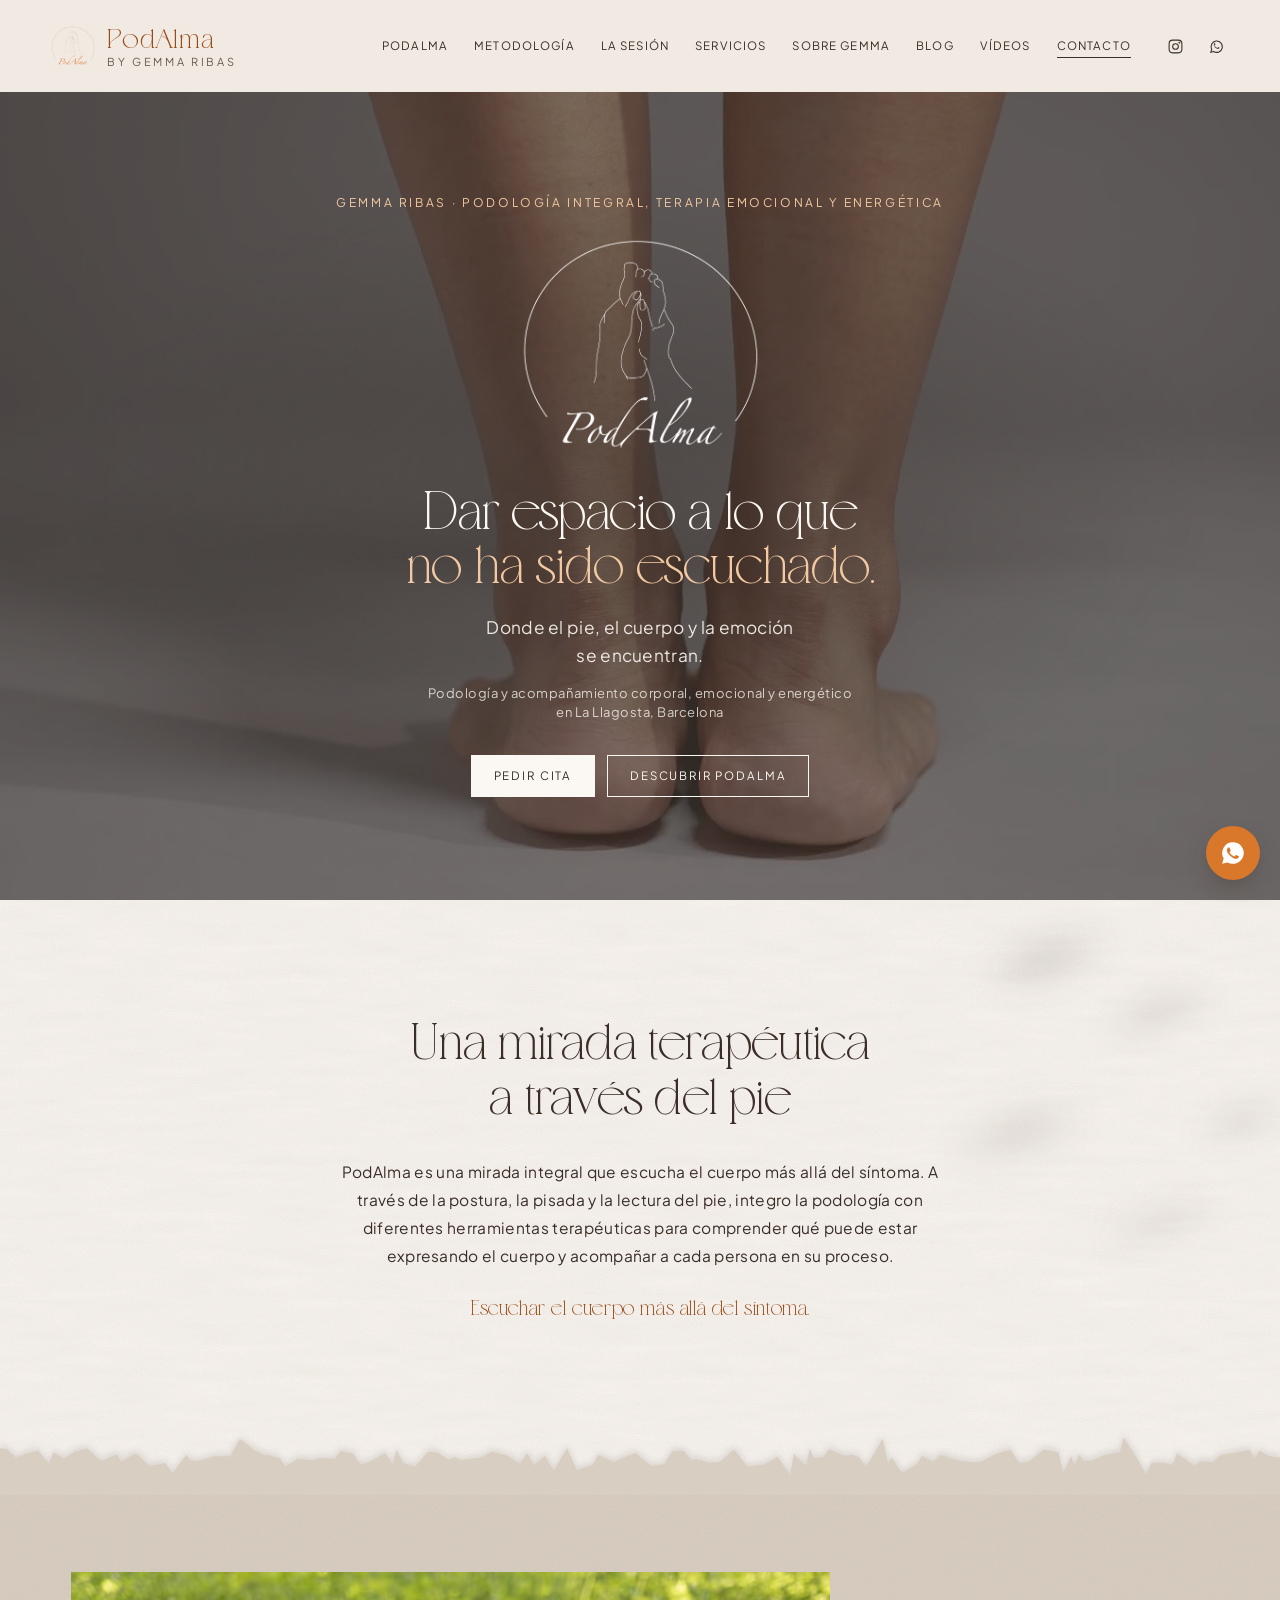
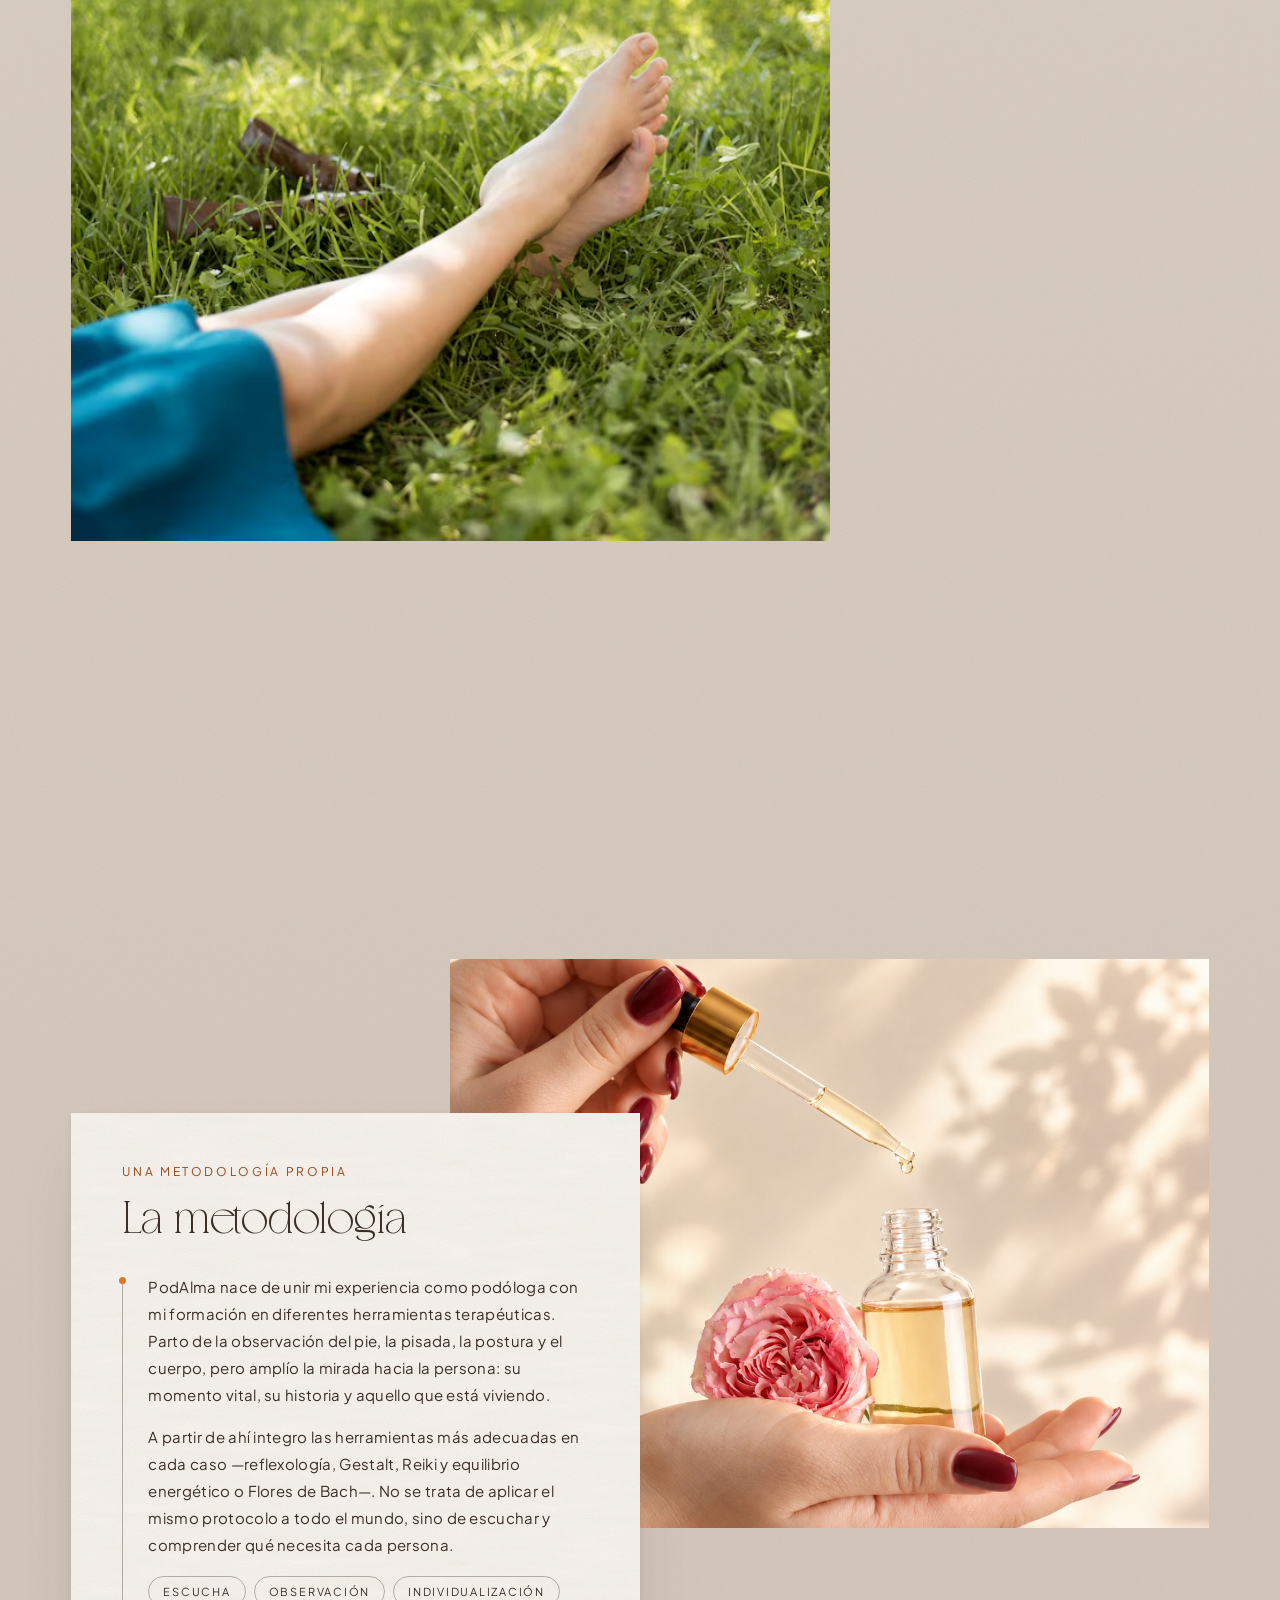
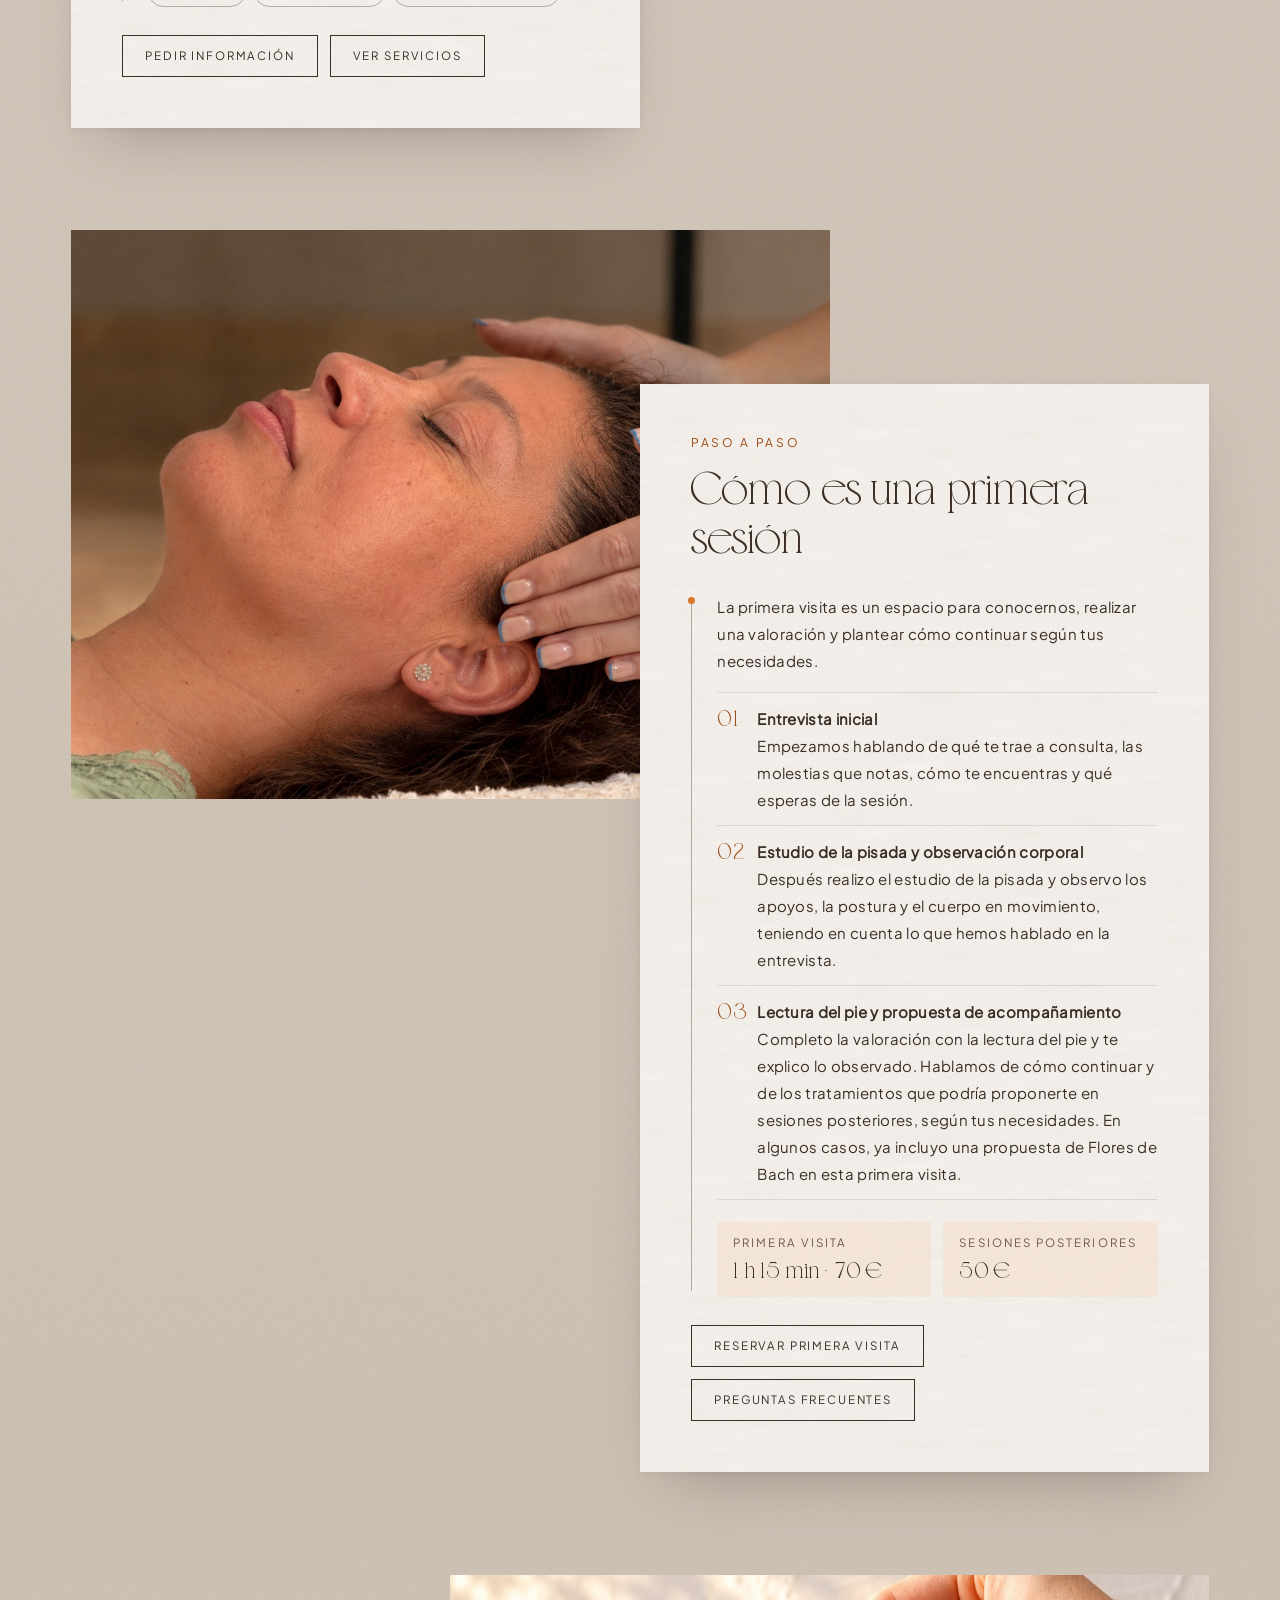
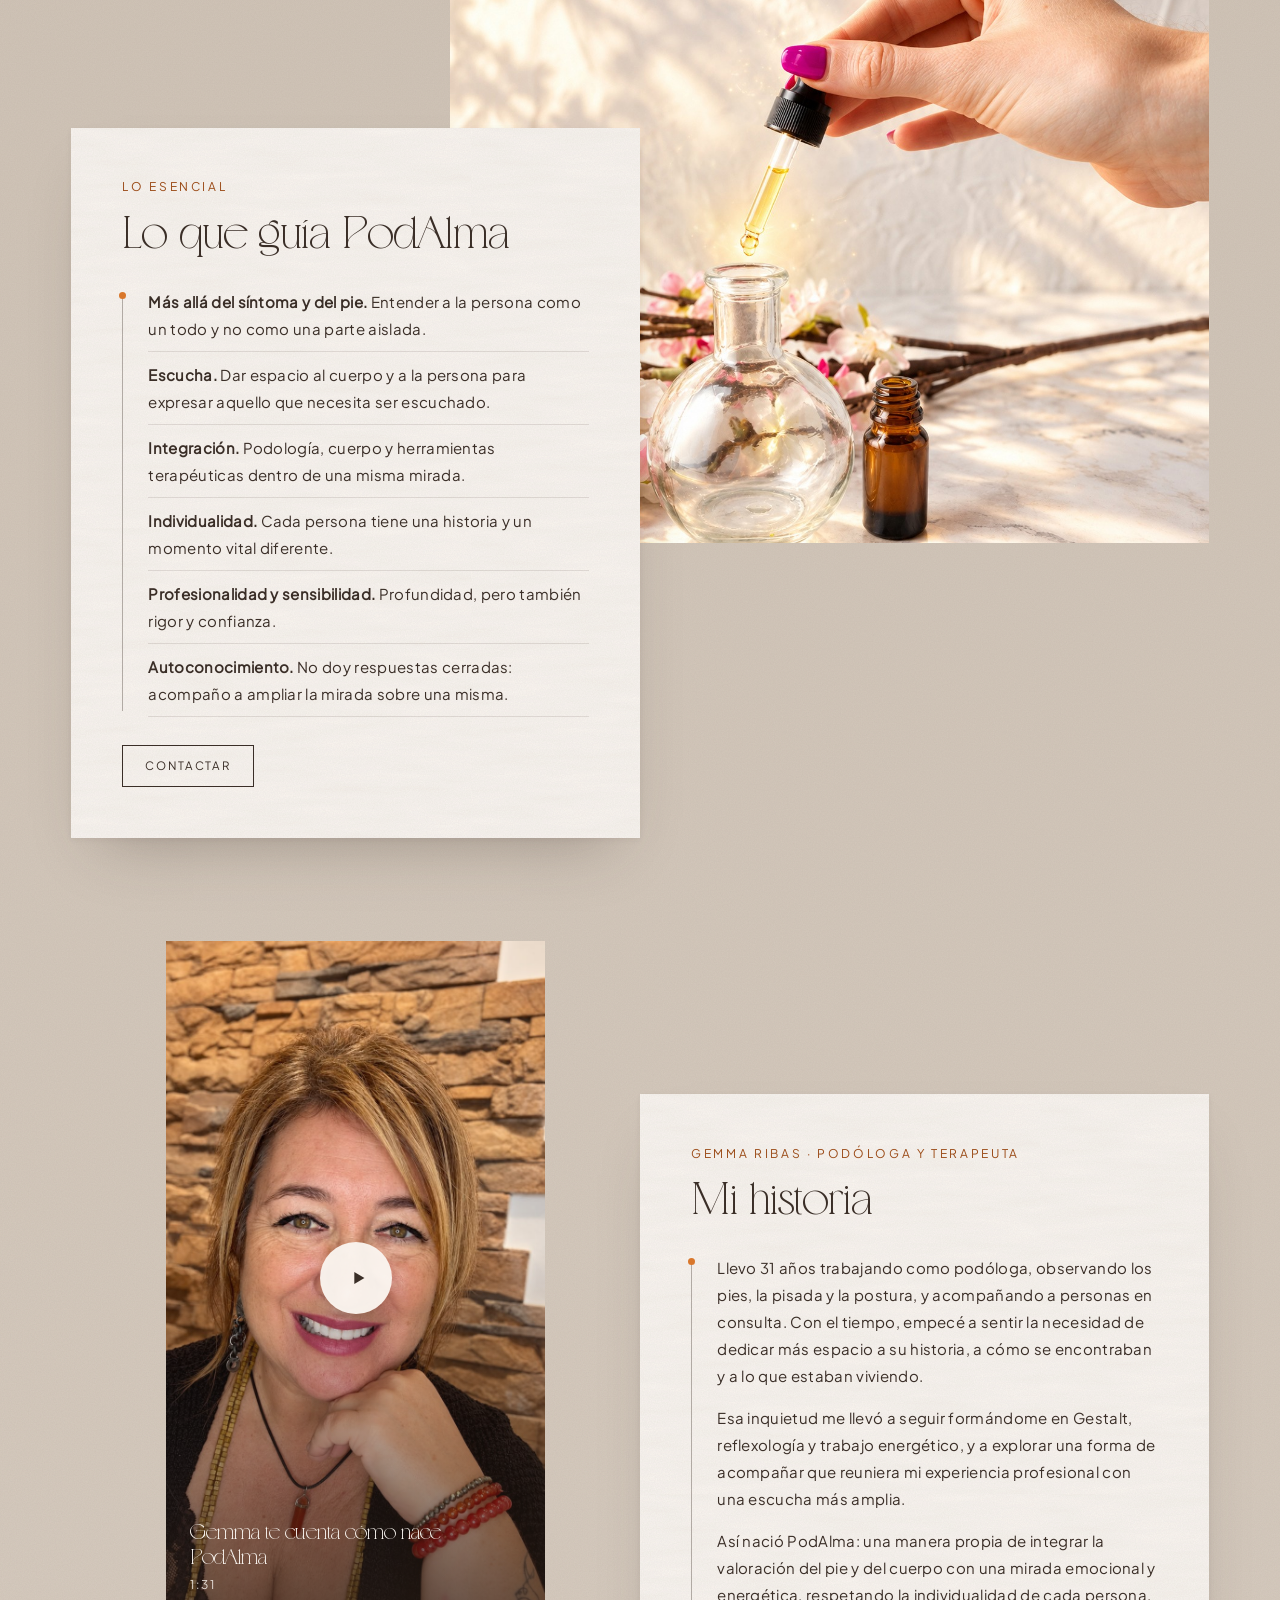
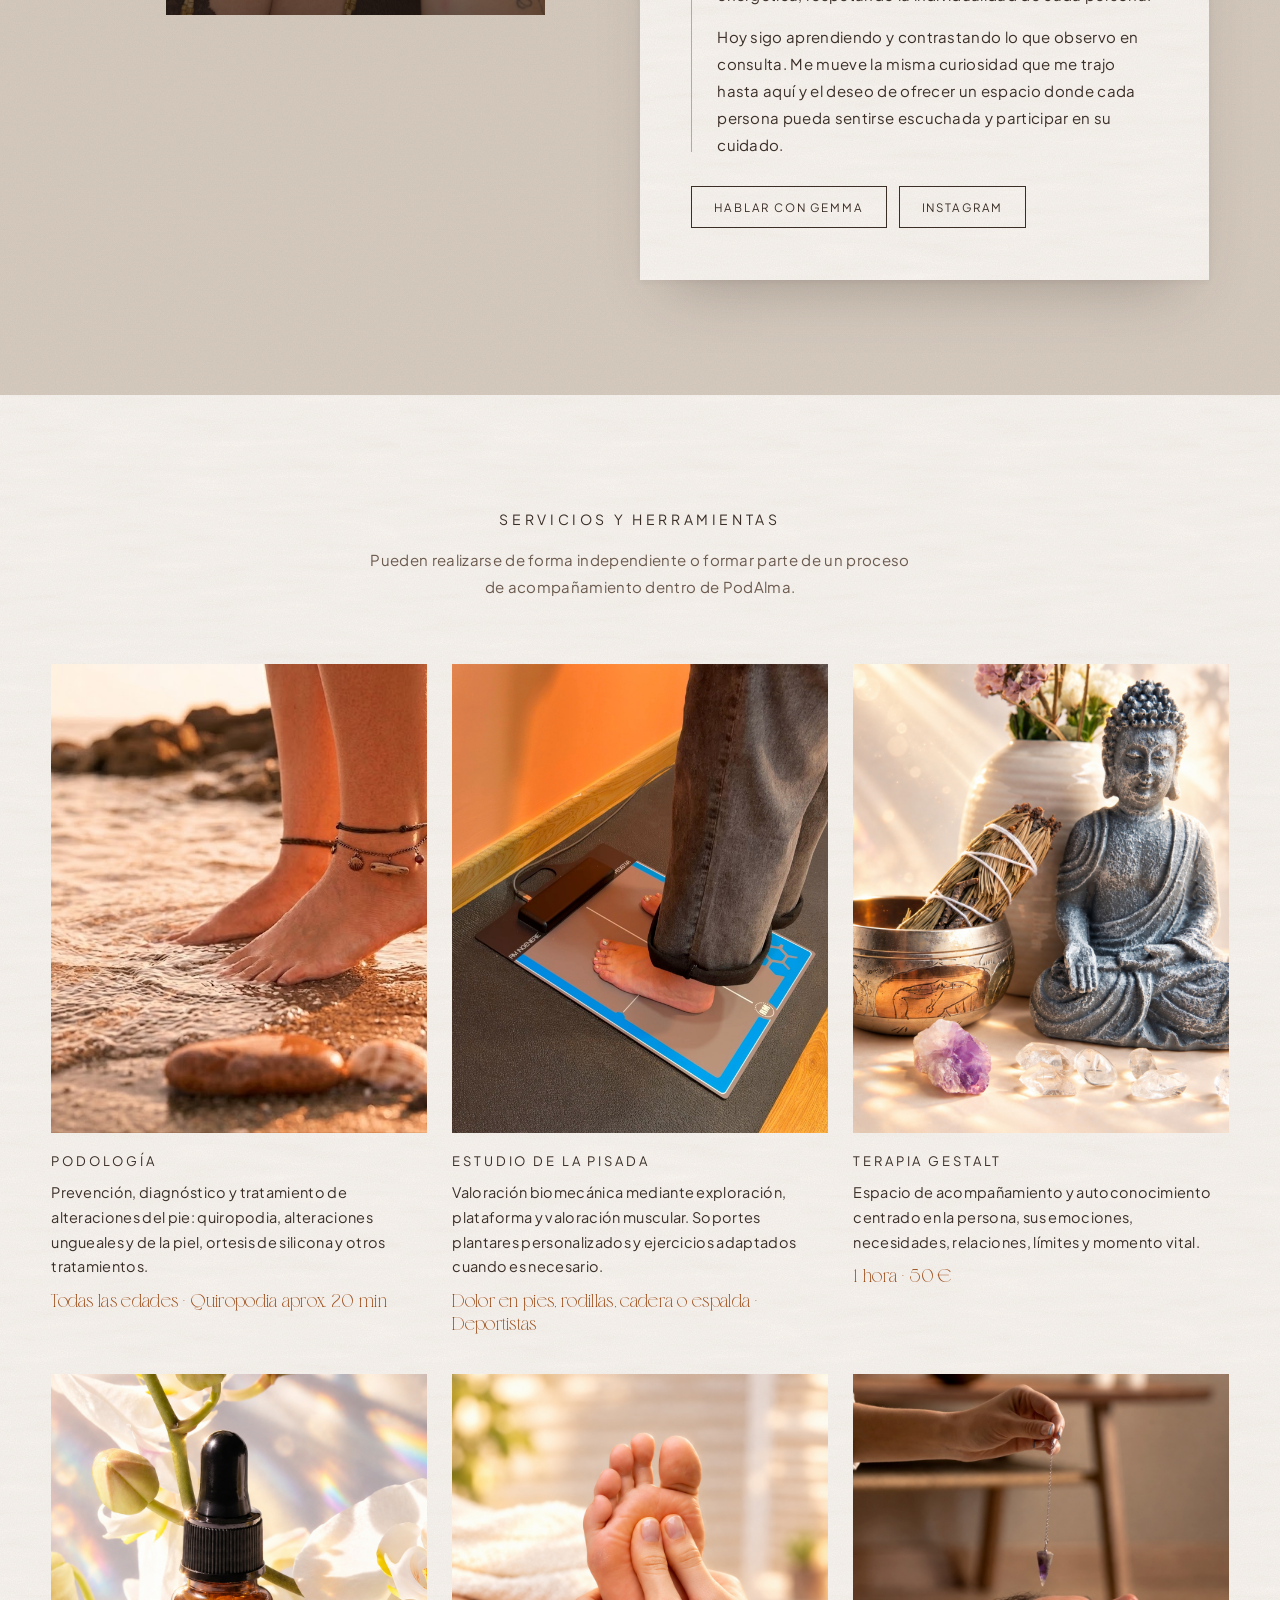
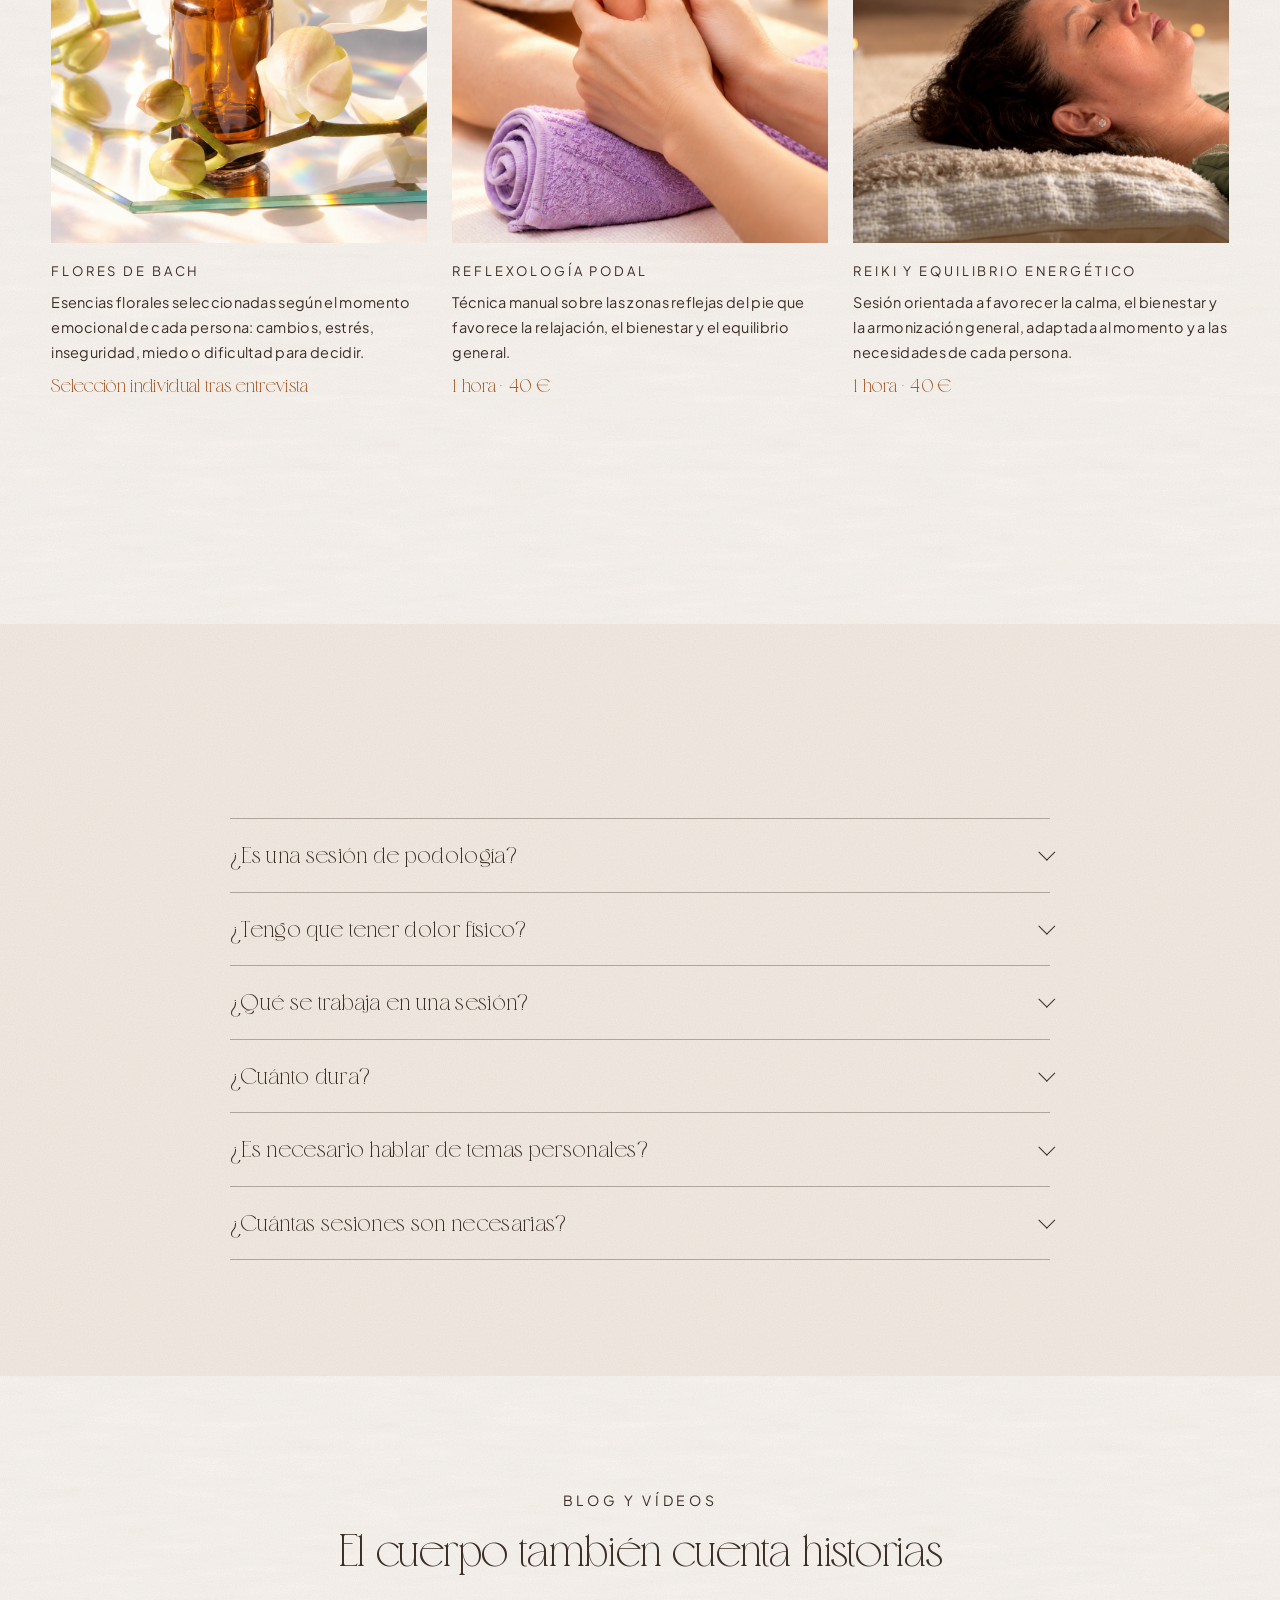
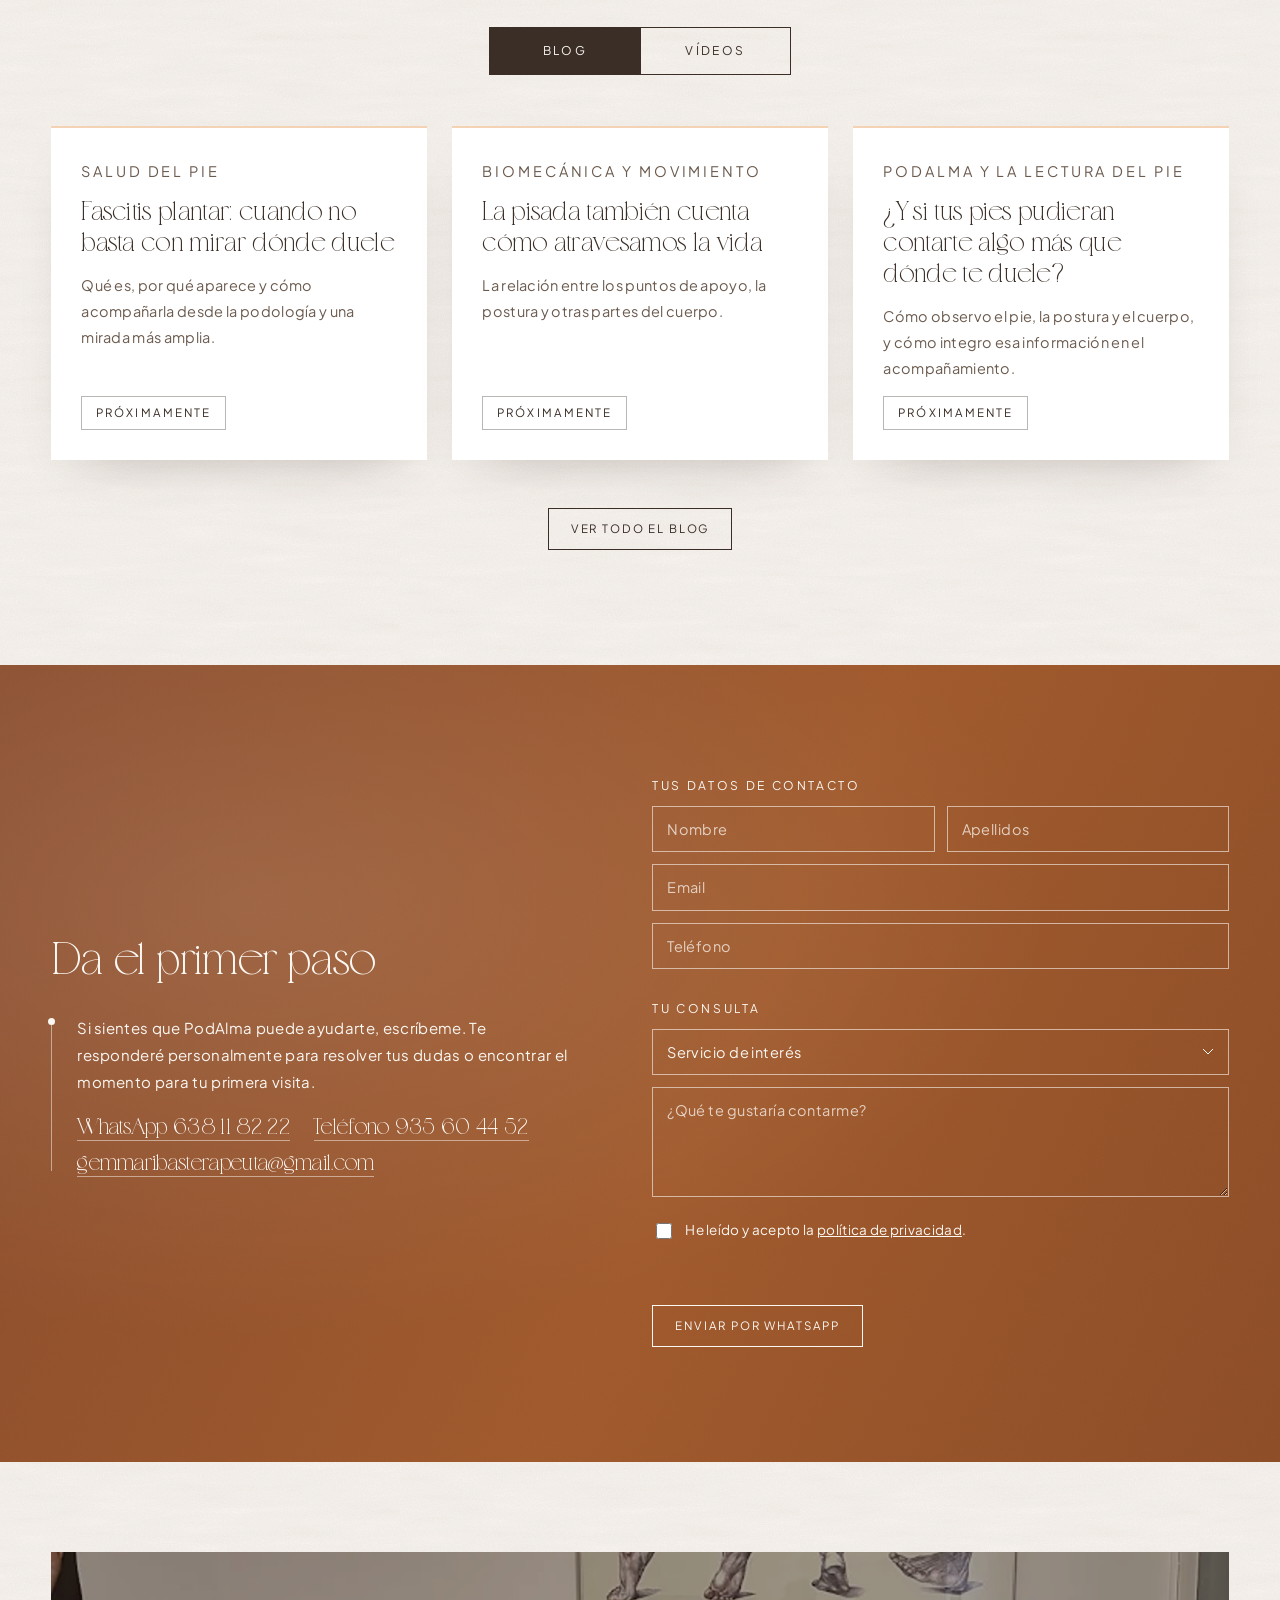
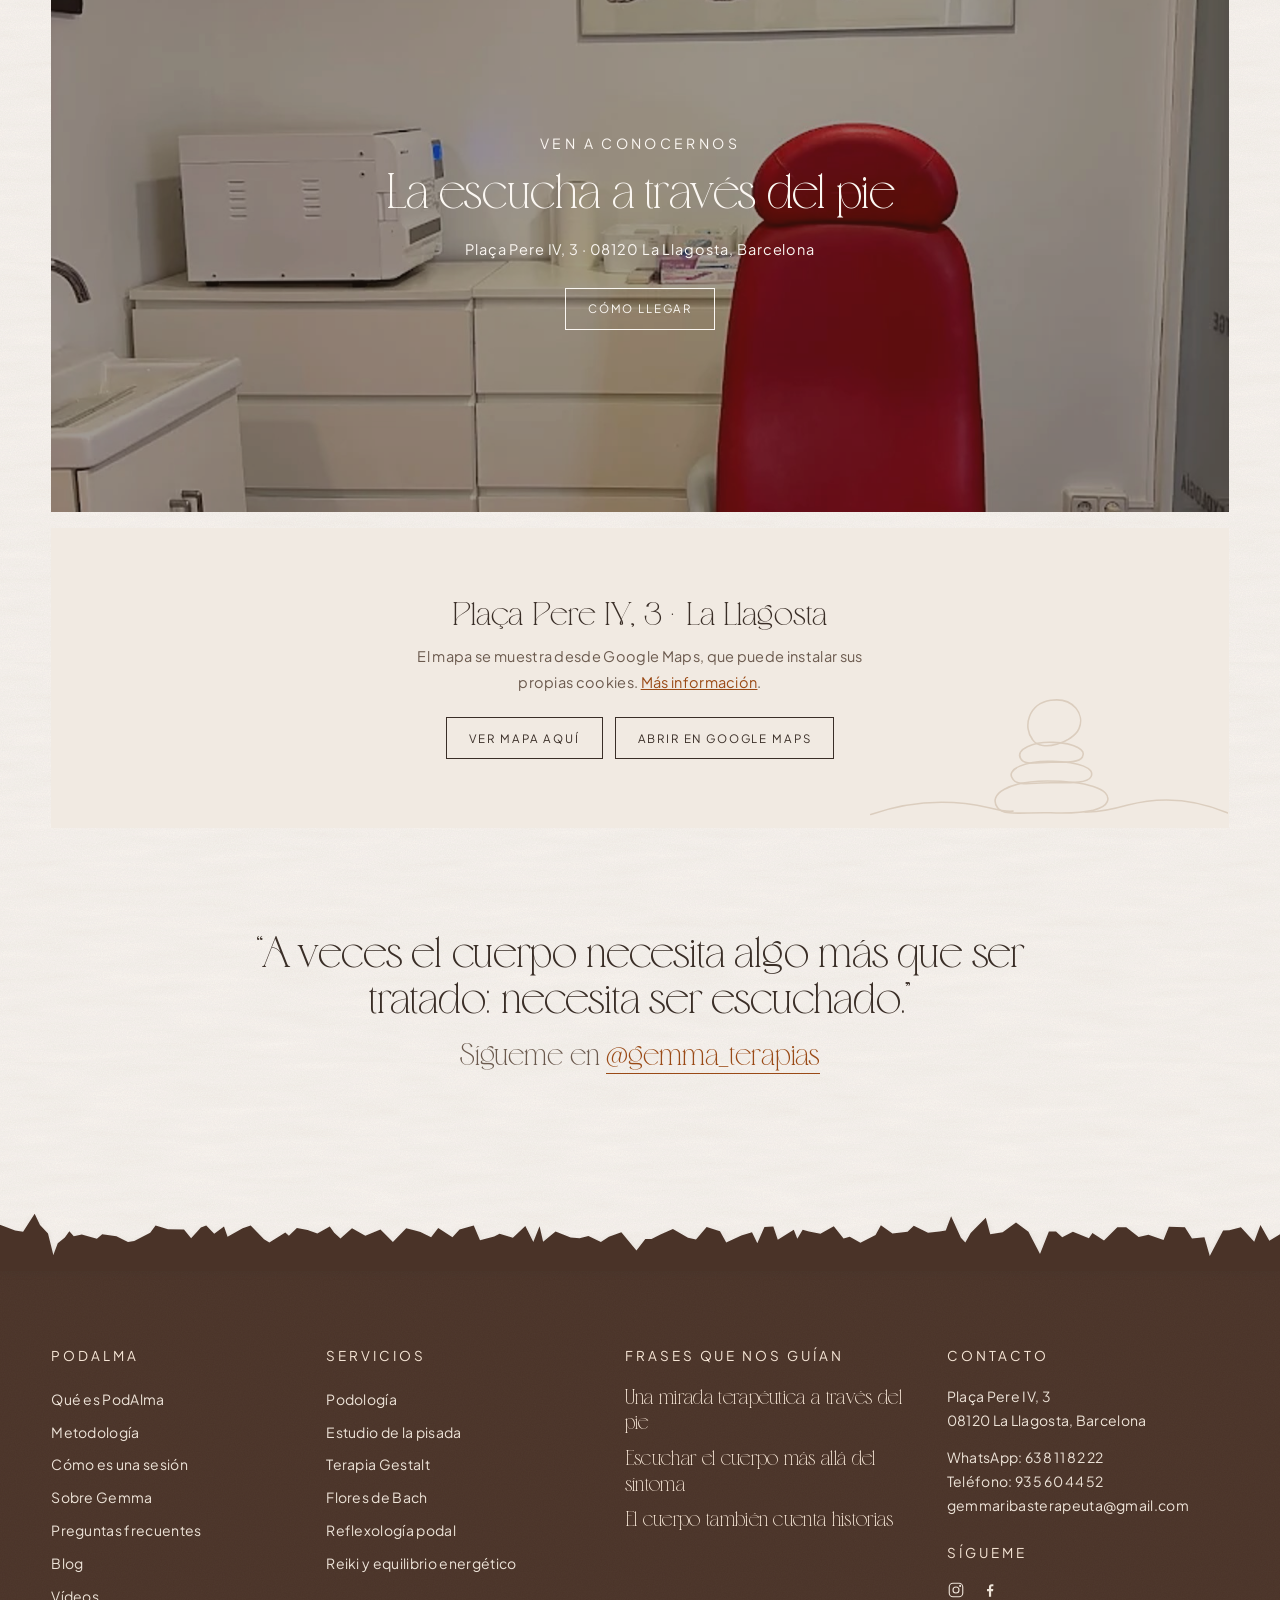
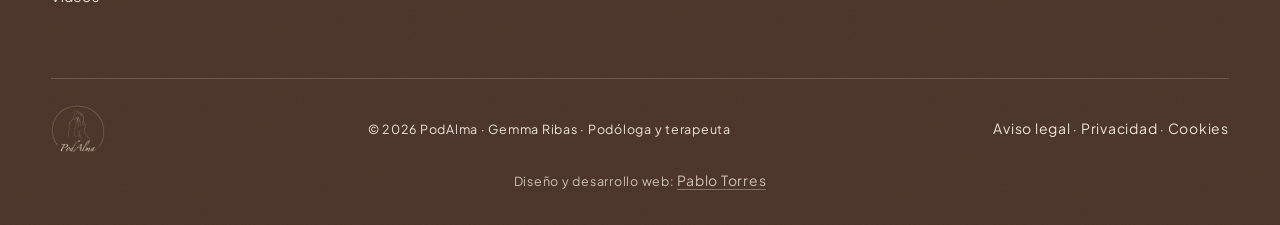
<file: index.html>
<!DOCTYPE html>
<html lang="es">
<head>
  <meta charset="utf-8">
  <meta name="viewport" content="width=device-width, initial-scale=1, viewport-fit=cover">
  <title>PodAlma · Gemma Ribas · Podóloga en La Llagosta (Barcelona)</title>
  <meta name="description" content="PodAlma: dar espacio a lo que no ha sido escuchado. Podología, estudio de la pisada y acompañamiento corporal, emocional y energético con Gemma Ribas en La Llagosta (Barcelona).">
  <link rel="canonical" href="https://gemmaribas.com/">
  <!-- Vista previa al compartir (WhatsApp, Facebook, Instagram, LinkedIn…) -->
  <meta property="og:type" content="website">
  <meta property="og:site_name" content="PodAlma · Gemma Ribas">
  <meta property="og:locale" content="es_ES">
  <meta property="og:url" content="https://gemmaribas.com/">
  <meta property="og:title" content="PodAlma · Gemma Ribas">
  <meta property="og:description" content="Donde el pie, el cuerpo y la emoción se encuentran. Podología y acompañamiento corporal, emocional y energético en La Llagosta.">
  <meta property="og:image" content="https://gemmaribas.com/assets/img/og-podalma.jpg">
  <meta property="og:image:width" content="1200">
  <meta property="og:image:height" content="630">
  <meta property="og:image:alt" content="PodAlma · Dar espacio a lo que no ha sido escuchado">
  <meta name="twitter:card" content="summary_large_image">
  <!-- Ficha para Google: negocio local de podología -->
  <script type="application/ld+json">
  {
    "@context": "https://schema.org",
    "@type": "MedicalBusiness",
    "name": "PodAlma · Gemma Ribas",
    "description": "Podología, estudio de la pisada y acompañamiento corporal, emocional y energético.",
    "url": "https://gemmaribas.com/",
    "image": "https://gemmaribas.com/assets/img/og-podalma.jpg",
    "logo": "https://gemmaribas.com/assets/img/podalma-logo.png",
    "telephone": "+34935604452",
    "email": "gemmaribasterapeuta@gmail.com",
    "medicalSpecialty": "Podiatric",
    "priceRange": "40 € – 70 €",
    "address": {
      "@type": "PostalAddress",
      "streetAddress": "Plaça Pere IV, 3",
      "postalCode": "08120",
      "addressLocality": "La Llagosta",
      "addressRegion": "Barcelona",
      "addressCountry": "ES"
    },
    "geo": { "@type": "GeoCoordinates", "latitude": 41.5105, "longitude": 2.1925 },
    "founder": { "@type": "Person", "name": "Gemma Ribas Hernández", "jobTitle": "Podóloga y terapeuta" },
    "sameAs": ["https://www.instagram.com/gemma_terapias/"]
  }
  </script>
  <meta name="theme-color" content="#F1EAE2">
  <link rel="icon" href="assets/img/podalma-logo.png">
  <link rel="stylesheet" href="css/styles.css">
  <script>document.documentElement.classList.add('js')</script>
</head>
<body>

  <a class="skip" href="#main">Saltar al contenido</a>

  <!-- ============ CABECERA ============ -->
  <header class="header" id="header">
    <div class="header__inner">
      <a class="header__logo" href="#top" aria-label="PodAlma, inicio">
        <img src="assets/img/podalma-logo.png" alt="" width="44" height="39">
        <span><em>Pod</em>Alma <small>by Gemma Ribas</small></span>
      </a>
      <nav class="nav" id="nav" aria-label="Principal">
        <a href="#podalma">PodAlma</a>
        <a href="#metodologia">Metodología</a>
        <a href="#sesion">La sesión</a>
        <a href="#servicios">Servicios</a>
        <a href="#sobre-gemma">Sobre Gemma</a>
        <a href="blog.html">Blog</a>
        <a href="videos.html">Vídeos</a>
        <a href="#contacto">Contacto</a>
      </nav>
      <div class="header__icons">
        <a href="https://instagram.com/gemma_terapias" target="_blank" rel="noopener" aria-label="Instagram">
          <svg viewBox="0 0 24 24" width="17" height="17" fill="none" stroke="currentColor" stroke-width="1.5"><rect x="3" y="3" width="18" height="18" rx="5"/><circle cx="12" cy="12" r="4"/><circle cx="17.5" cy="6.5" r=".6" fill="currentColor"/></svg>
        </a>
        <a href="#" data-wa="Hola Gemma, me gustaría pedir información sobre PodAlma." aria-label="WhatsApp">
          <svg viewBox="0 0 24 24" width="17" height="17" fill="none" stroke="currentColor" stroke-width="1.5"><path d="M4 20l1.3-3.9A8 8 0 1 1 8 19z"/><path d="M9 9.5c.3 1.800 2.200 3.900 4.500 4.500l1-1.200 1.800.8c-.2 1-1 1.600-2 1.600-3 0-6-3-6-6 0-1 .6-1.800 1.600-2l.8 1.800z" fill="currentColor" stroke="none"/></svg>
        </a>
        <button class="burger" id="burger" aria-label="Abrir menú" aria-expanded="false" aria-controls="nav"><span></span><span></span></button>
      </div>
    </div>
  </header>

  <main id="main">

    <!-- ============ HERO ============ -->
    <section class="hero" id="top">
      <video class="hero__video" src="assets/video/pies-caminando.mp4" poster="assets/img/pies-caminando-portada.jpg" autoplay muted loop playsinline preload="auto" aria-hidden="true"></video>
      <div class="hero__overlay" aria-hidden="true"></div>
      <div class="hero__content">
        <p class="hero__eyebrow">Gemma Ribas · Podología integral, terapia emocional y energética</p>
        <img class="hero__logo" src="assets/img/podalma-logo.png" alt="PodAlma" width="430" height="381">
        <h1 class="hero__title">Dar espacio a lo que<br><span>no ha sido escuchado.</span></h1>
        <p class="hero__sub">Donde el pie, el cuerpo y la emoción<br>se encuentran.</p>
        <p class="hero__place">Podología y acompañamiento corporal, emocional y energético en La Llagosta, Barcelona</p>
        <div class="hero__actions">
          <a class="btn btn--solid-light" href="#" data-wa="Hola Gemma, me gustaría pedir cita para una sesión de PodAlma.">Pedir cita</a>
          <a class="btn btn--light" href="#podalma">Descubrir PodAlma</a>
        </div>
      </div>
    </section>

    <!-- ============ INTRO SOBRE PAPEL ============ -->
    <section class="intro paper">
      <div class="intro__shadow" aria-hidden="true"></div>
      <div class="intro__inner">
        <h2 class="title" data-reveal>Una mirada terapéutica<br>a través del pie</h2>
        <p data-reveal>PodAlma es una mirada integral que escucha el cuerpo más allá del síntoma. A través de la postura, la pisada y la lectura del pie, integro la podología con diferentes herramientas terapéuticas para comprender qué puede estar expresando el cuerpo y acompañar a cada persona en su proceso.</p>
        <p class="intro__small" data-reveal>Escuchar el cuerpo más allá del síntoma.</p>
      </div>
      <svg class="torn torn--bottom" viewBox="0 0 1440 90" preserveAspectRatio="none" aria-hidden="true"><path d="M0 90 H1440 V44 L1440 44.0 L1428 42.4 L1417 36.1 L1411 45.0 L1406 34.8 L1389 38.5 L1373 41.2 L1365 49.2 L1351 48.2 L1344 53.6 L1329 43.0 L1324 39.4 L1319 53.0 L1311 50.7 L1296 49.9 L1289 64.1 L1281 47.8 L1264 20.4 L1260 37.7 L1242 41.2 L1229 47.6 L1219 48.1 L1214 40.5 L1209 53.4 L1205 42.6 L1196 62.3 L1191 38.2 L1174 34.6 L1158 48.4 L1147 50.9 L1137 34.9 L1119 40.4 L1104 49.1 L1092 49.2 L1082 48.4 L1071 45.8 L1058 41.0 L1050 49.3 L1037 42.1 L1032 51.2 L1015 62.1 L1003 44.0 L999 50.9 L993 22.1 L980 45.0 L974 54.1 L966 43.4 L958 40.7 L950 41.9 L933 34.4 L926 43.7 L915 44.2 L911 33.2 L907 53.6 L893 40.2 L889 64.5 L875 43.4 L859 52.4 L841 54.6 L826 34.8 L819 40.6 L810 48.8 L805 49.4 L798 50.0 L783 45.4 L778 47.1 L769 36.0 L756 37.0 L747 51.9 L733 54.1 L715 38.7 L698 45.4 L691 49.5 L673 41.1 L667 52.8 L649 58.7 L638 33.4 L623 59.3 L613 42.3 L601 53.2 L593 39.2 L585 51.3 L570 41.7 L553 37.3 L543 43.8 L529 45.3 L518 46.9 L512 43.8 L504 46.7 L493 38.4 L482 36.8 L467 54.8 L454 50.8 L446 35.5 L442 52.0 L433 38.8 L417 48.6 L406 52.3 L397 39.3 L383 36.5 L377 45.5 L360 44.7 L351 47.2 L335 45.4 L321 54.5 L315 45.1 L303 41.3 L298 41.3 L286 35.4 L270 22.2 L259 42.4 L241 42.5 L225 47.9 L214 47.7 L210 40.7 L194 62.4 L186 50.6 L168 53.9 L153 39.3 L136 48.8 L132 40.1 L114 48.4 L98 33.3 L84 37.2 L80 39.8 L72 45.2 L60 37.8 L55 51.2 L43 36.1 L29 39.2 L18 44.4 L8 34.0 L0 33.0 Z"/></svg>
    </section>

    <!-- ============ BLOQUES ALTERNOS (imagen + tarjeta) ============ -->
    <div class="stone">

      <section class="feature" id="podalma">
        <div class="feature__media" data-reveal>
          <img src="assets/img/fondo.avif" alt="Pies descalzos descansando sobre la hierba" loading="lazy">
        </div>
        <article class="feature__card paper" data-reveal>
          <p class="eyebrow">31 años de experiencia</p>
          <h2 class="title">Qué es PodAlma</h2>
          <div class="feature__text">
            <p>PodAlma es una mirada integral que parte de la valoración del pie, la pisada y la postura e incorpora un espacio de escucha y acompañamiento corporal, emocional y energético.</p>
            <p>Puede ser adecuado para personas que quieren conocer mejor sus pies, su postura y su forma de apoyarse, y desean incorporar un espacio de escucha y autoconocimiento a su cuidado.</p>
            <p>También para quienes están atravesando un momento de cambio o sienten la necesidad de parar y prestar atención a cómo se encuentran, desde una mirada corporal, emocional y energética.</p>
            <p>No necesitas saber de antemano qué trabajar: en la primera visita hablamos de lo que te trae a consulta y valoramos si este enfoque encaja contigo.</p>
          </div>
          <div class="buttons">
            <a class="btn" href="#" data-wa="Hola Gemma, me gustaría pedir cita para una sesión de PodAlma.">Pedir cita</a>
            <a class="btn" href="#sesion">Cómo es una sesión</a>
          </div>
        </article>
      </section>

      <section class="feature feature--reverse" id="metodologia">
        <div class="feature__media" data-reveal>
          <img src="assets/img/liquido-2.jpeg" alt="Manos sosteniendo un frasco de esencia y una flor" loading="lazy">
        </div>
        <article class="feature__card paper" data-reveal>
          <p class="eyebrow">Una metodología propia</p>
          <h2 class="title">La metodología</h2>
          <div class="feature__text">
            <p>PodAlma nace de unir mi experiencia como podóloga con mi formación en diferentes herramientas terapéuticas. Parto de la observación del pie, la pisada, la postura y el cuerpo, pero amplío la mirada hacia la persona: su momento vital, su historia y aquello que está viviendo.</p>
            <p>A partir de ahí integro las herramientas más adecuadas en cada caso —reflexología, Gestalt, Reiki y equilibrio energético o Flores de Bach—. No se trata de aplicar el mismo protocolo a todo el mundo, sino de escuchar y comprender qué necesita cada persona.</p>
            <ul class="pillars">
              <li>Escucha</li><li>Observación</li><li>Individualización</li>
            </ul>
          </div>
          <div class="buttons">
            <a class="btn" href="#" data-wa="Hola Gemma, me gustaría saber más sobre la metodología PodAlma.">Pedir información</a>
            <a class="btn" href="#servicios">Ver servicios</a>
          </div>
        </article>
      </section>

      <section class="feature" id="sesion">
        <div class="feature__media" data-reveal>
          <img src="assets/img/masajecabeza.jpeg" alt="Persona tumbada y relajada durante una sesión de acompañamiento" loading="lazy">
        </div>
        <article class="feature__card paper" data-reveal>
          <p class="eyebrow">Paso a paso</p>
          <h2 class="title">Cómo es una primera sesión</h2>
          <div class="feature__text">
            <p>La primera visita es un espacio para conocernos, realizar una valoración y plantear cómo continuar según tus necesidades.</p>
            <ol class="steps">
              <li><span>01</span><strong>Entrevista inicial</strong><br>Empezamos hablando de qué te trae a consulta, las molestias que notas, cómo te encuentras y qué esperas de la sesión.</li>
              <li><span>02</span><strong>Estudio de la pisada y observación corporal</strong><br>Después realizo el estudio de la pisada y observo los apoyos, la postura y el cuerpo en movimiento, teniendo en cuenta lo que hemos hablado en la entrevista.</li>
              <li><span>03</span><strong>Lectura del pie y propuesta de acompañamiento</strong><br>Completo la valoración con la lectura del pie y te explico lo observado. Hablamos de cómo continuar y de los tratamientos que podría proponerte en sesiones posteriores, según tus necesidades. En algunos casos, ya incluyo una propuesta de Flores de Bach en esta primera visita.</li>
            </ol>
            <dl class="facts">
              <div><dt>Primera visita</dt><dd>1 h 15 min · 70 €</dd></div>
              <div><dt>Sesiones posteriores</dt><dd>50 €</dd></div>
            </dl>
          </div>
          <div class="buttons">
            <a class="btn" href="#" data-wa="Hola Gemma, me gustaría reservar una primera visita de PodAlma.">Reservar primera visita</a>
            <a class="btn" href="#faq">Preguntas frecuentes</a>
          </div>
        </article>
      </section>

      <section class="feature feature--reverse" id="valores">
        <div class="feature__media" data-reveal>
          <img src="assets/img/liquido-3.jpeg" alt="Esencia floral sobre mármol con flores de cerezo a la luz del sol" loading="lazy">
        </div>
        <article class="feature__card paper" data-reveal>
          <p class="eyebrow">Lo esencial</p>
          <h2 class="title">Lo que guía PodAlma</h2>
          <div class="feature__text">
            <ul class="values">
              <li><strong>Más allá del síntoma y del pie.</strong> Entender a la persona como un todo y no como una parte aislada.</li>
              <li><strong>Escucha.</strong> Dar espacio al cuerpo y a la persona para expresar aquello que necesita ser escuchado.</li>
              <li><strong>Integración.</strong> Podología, cuerpo y herramientas terapéuticas dentro de una misma mirada.</li>
              <li><strong>Individualidad.</strong> Cada persona tiene una historia y un momento vital diferente.</li>
              <li><strong>Profesionalidad y sensibilidad.</strong> Profundidad, pero también rigor y confianza.</li>
              <li><strong>Autoconocimiento.</strong> No doy respuestas cerradas: acompaño a ampliar la mirada sobre una misma.</li>
            </ul>
          </div>
          <div class="buttons">
            <a class="btn" href="#contacto">Contactar</a>
          </div>
        </article>
      </section>

      <section class="feature" id="sobre-gemma">
        <div class="feature__media feature__media--video" data-reveal>
          <div class="player">
            <video src="assets/video/gemma-presentacion.mp4" poster="assets/img/gemma.jpeg" preload="none" playsinline></video>
            <button class="player__play" type="button" aria-label="Reproducir el vídeo de presentación de Gemma">
              <span class="player__icon" aria-hidden="true"><svg viewBox="0 0 24 24" width="22" height="22" fill="currentColor"><path d="M8 5.5v13l11-6.5z"/></svg></span>
              <span class="player__label">Gemma te cuenta cómo nace PodAlma <small>1:31</small></span>
            </button>
          </div>
        </div>
        <article class="feature__card paper" data-reveal>
          <p class="eyebrow">Gemma Ribas · Podóloga y terapeuta</p>
          <h2 class="title">Mi historia</h2>
          <div class="feature__text">
            <p>Llevo 31 años trabajando como podóloga, observando los pies, la pisada y la postura, y acompañando a personas en consulta. Con el tiempo, empecé a sentir la necesidad de dedicar más espacio a su historia, a cómo se encontraban y a lo que estaban viviendo.</p>
            <p>Esa inquietud me llevó a seguir formándome en Gestalt, reflexología y trabajo energético, y a explorar una forma de acompañar que reuniera mi experiencia profesional con una escucha más amplia.</p>
            <p>Así nació PodAlma: una manera propia de integrar la valoración del pie y del cuerpo con una mirada emocional y energética, respetando la individualidad de cada persona.</p>
            <p>Hoy sigo aprendiendo y contrastando lo que observo en consulta. Me mueve la misma curiosidad que me trajo hasta aquí y el deseo de ofrecer un espacio donde cada persona pueda sentirse escuchada y participar en su cuidado.</p>
          </div>
          <div class="buttons">
            <a class="btn" href="#" data-wa="Hola Gemma, me gustaría hablar contigo sobre PodAlma.">Hablar con Gemma</a>
            <a class="btn" href="https://instagram.com/gemma_terapias" target="_blank" rel="noopener">Instagram</a>
          </div>
        </article>
      </section>

    </div>

    <!-- ============ SERVICIOS ============ -->
    <section class="services paper" id="servicios">
      <h2 class="eyebrow eyebrow--section" data-reveal>Servicios y herramientas</h2>
      <p class="services__lead" data-reveal>Pueden realizarse de forma independiente o formar parte de un proceso de acompañamiento dentro de PodAlma.</p>
      <div class="services__grid">
        <article class="service" data-reveal>
          <div class="service__media"><img src="assets/img/hero.jpg" alt="Pies descalzos en la orilla del mar" loading="lazy"></div>
          <h3>Podología</h3>
          <p>Prevención, diagnóstico y tratamiento de alteraciones del pie: quiropodia, alteraciones ungueales y de la piel, ortesis de silicona y otros tratamientos.</p>
          <p class="service__meta">Todas las edades · Quiropodia aprox. 20 min</p>
        </article>
        <article class="service" data-reveal>
          <div class="service__media"><img src="assets/img/pies.jpeg" alt="Estudio de la pisada sobre plataforma de presiones" loading="lazy"></div>
          <h3>Estudio de la pisada</h3>
          <p>Valoración biomecánica mediante exploración, plataforma y valoración muscular. Soportes plantares personalizados y ejercicios adaptados cuando es necesario.</p>
          <p class="service__meta">Dolor en pies, rodillas, cadera o espalda · Deportistas</p>
        </article>
        <article class="service" data-reveal>
          <div class="service__media"><img src="assets/img/buda.jpeg" alt="Espacio sereno con cuenco y cristales" loading="lazy"></div>
          <h3>Terapia Gestalt</h3>
          <p>Espacio de acompañamiento y autoconocimiento centrado en la persona, sus emociones, necesidades, relaciones, límites y momento vital.</p>
          <p class="service__meta">1 hora · 50 €</p>
        </article>
        <article class="service" data-reveal>
          <div class="service__media"><img src="assets/img/liquido.jpeg" alt="Frasco de esencia floral entre orquídeas" loading="lazy"></div>
          <h3>Flores de Bach</h3>
          <p>Esencias florales seleccionadas según el momento emocional de cada persona: cambios, estrés, inseguridad, miedo o dificultad para decidir.</p>
          <p class="service__meta">Selección individual tras entrevista</p>
        </article>
        <article class="service" data-reveal>
          <div class="service__media"><img src="assets/img/masaje-pie.jpeg" alt="Manos realizando reflexología podal" loading="lazy"></div>
          <h3>Reflexología podal</h3>
          <p>Técnica manual sobre las zonas reflejas del pie que favorece la relajación, el bienestar y el equilibrio general.</p>
          <p class="service__meta">1 hora · 40 €</p>
        </article>
        <article class="service" data-reveal>
          <div class="service__media"><img src="assets/img/tumbada.jpeg" alt="Sesión de equilibrio energético" loading="lazy"></div>
          <h3>Reiki y equilibrio energético</h3>
          <p>Sesión orientada a favorecer la calma, el bienestar y la armonización general, adaptada al momento y a las necesidades de cada persona.</p>
          <p class="service__meta">1 hora · 40 €</p>
        </article>
      </div>
      <p class="note" data-reveal>Las terapias complementarias acompañan el bienestar y no sustituyen la atención médica ni el tratamiento sanitario.</p>
    </section>

    <!-- ============ PREGUNTAS FRECUENTES ============ -->
    <section class="faq" id="faq">
      <div class="faq__inner">
        <h2 class="title" data-reveal>Preguntas frecuentes</h2>
        <div class="faq__list" data-reveal>
          <details>
            <summary>¿Es una sesión de podología?</summary>
            <p>PodAlma parte de la podología y de una exploración profesional del pie, pero amplía la mirada hacia la persona: el cuerpo, la emoción y el momento vital. Si lo que necesitas es un tratamiento podológico concreto, también tiene su propio espacio en consulta.</p>
          </details>
          <details>
            <summary>¿Tengo que tener dolor físico?</summary>
            <p>No. Puedes venir por molestias recurrentes, pero también desde un momento de cambio o bloqueo, o simplemente por la necesidad de comprenderte desde una mirada más global.</p>
          </details>
          <details>
            <summary>¿Qué se trabaja en una sesión?</summary>
            <p>Un estudio de la pisada, la observación del cuerpo en movimiento y la escucha terapéutica, y una lectura del pie con un espacio final de integración y acompañamiento.</p>
          </details>
          <details>
            <summary>¿Cuánto dura?</summary>
            <p>La primera visita dura aproximadamente 1 hora y 15 minutos. La duración de las siguientes sesiones depende del proceso y del tipo de acompañamiento.</p>
          </details>
          <details>
            <summary>¿Es necesario hablar de temas personales?</summary>
            <p>Solo compartes aquello que desees. PodAlma no busca imponer una interpretación, sino abrir un espacio de exploración respetuoso con el ritmo de cada persona.</p>
          </details>
          <details>
            <summary>¿Cuántas sesiones son necesarias?</summary>
            <p>Depende de cada persona y de su proceso. Tras la primera visita lo valoramos juntas, con calma y sin compromisos cerrados.</p>
          </details>
        </div>
      </div>
    </section>

    <!-- ============ BLOG Y VÍDEOS (contenido en js/contenido.js) ============ -->
    <section class="journal paper" id="diario">
      <h2 class="eyebrow eyebrow--section" data-reveal>Blog y vídeos</h2>
      <p class="journal__lead title" data-reveal>El cuerpo también cuenta historias</p>
      <div class="tabs" role="tablist" aria-label="Blog y vídeos" data-reveal>
        <button class="tabs__tab" type="button" role="tab" id="tab-blog" aria-controls="blog" aria-selected="true">Blog</button>
        <button class="tabs__tab" type="button" role="tab" id="tab-videos" aria-controls="videos" aria-selected="false" tabindex="-1">Vídeos</button>
      </div>
      <div class="tabs__panel" id="blog" role="tabpanel" aria-labelledby="tab-blog" tabindex="0">
        <div class="journal__grid" id="blog-list" data-limit="3"></div>
        <div class="buttons buttons--center">
          <a class="btn" href="blog.html">Ver todo el blog</a>
        </div>
      </div>
      <div class="tabs__panel" id="videos" role="tabpanel" aria-labelledby="tab-videos" tabindex="0" hidden>
        <div class="journal__grid journal__grid--videos" id="video-list" data-limit="2"></div>
        <div class="buttons buttons--center">
          <a class="btn" href="videos.html">Ver todos los vídeos</a>
          <a class="btn" href="https://instagram.com/gemma_terapias" target="_blank" rel="noopener">Instagram</a>
        </div>
      </div>
    </section>

    <!-- ============ CONTACTO ============ -->
    <section class="contact" id="contacto">
      <div class="contact__inner">
        <div class="contact__intro" data-reveal>
          <h2 class="title">Da el primer paso</h2>
          <div class="feature__text">
            <p>Si sientes que PodAlma puede ayudarte, escríbeme. Te responderé personalmente para resolver tus dudas o encontrar el momento para tu primera visita.</p>
            <p class="contact__direct">
              <a href="#" data-wa="Hola Gemma, me gustaría pedir cita.">WhatsApp 638 11 82 22</a>
              <a href="tel:+34935604452">Teléfono 935 60 44 52</a>
              <a href="mailto:gemmaribasterapeuta@gmail.com" id="mail-link">gemmaribasterapeuta@gmail.com</a>
            </p>
          </div>
        </div>
        <form class="form" id="form" novalidate data-reveal>
          <fieldset>
            <legend>Tus datos de contacto</legend>
            <div class="form__row">
              <label><span>Nombre</span><input name="nombre" autocomplete="given-name" required placeholder="Nombre"></label>
              <label><span>Apellidos</span><input name="apellidos" autocomplete="family-name" placeholder="Apellidos"></label>
            </div>
            <label><span>Email</span><input type="email" name="email" autocomplete="email" required placeholder="Email"></label>
            <label><span>Teléfono</span><input type="tel" name="telefono" autocomplete="tel" placeholder="Teléfono"></label>
          </fieldset>
          <fieldset>
            <legend>Tu consulta</legend>
            <label><span>Servicio de interés</span>
              <select name="servicio">
                <option value="">Servicio de interés</option>
                <option>PodAlma</option>
                <option>Podología</option>
                <option>Estudio de la pisada</option>
                <option>Terapia Gestalt</option>
                <option>Flores de Bach</option>
                <option>Reflexología podal</option>
                <option>Reiki y equilibrio energético</option>
                <option>Aún no lo sé</option>
              </select>
            </label>
            <label><span>Mensaje</span><textarea name="mensaje" rows="4" placeholder="¿Qué te gustaría contarme?"></textarea></label>
            <label class="check"><input type="checkbox" name="privacidad" required> <span>He leído y acepto la <a href="privacidad.html" target="_blank" rel="noopener">política de privacidad</a>.</span></label>
          </fieldset>
          <p class="form__error" id="form-error" role="alert"></p>
          <button class="btn btn--light" type="submit">Enviar por WhatsApp</button>
        </form>
      </div>
    </section>

    <!-- ============ VISÍTANOS ============ -->
    <section class="visit paper">
      <div class="visit__card" data-reveal>
        <img src="assets/img/consulta.jpg" alt="" loading="lazy" width="1530" height="2040">
        <div class="visit__content">
          <p class="eyebrow eyebrow--light">Ven a conocernos</p>
          <h2 class="title">La escucha a través del pie</h2>
          <p class="visit__address">Plaça Pere IV, 3 · 08120 La Llagosta, Barcelona</p>
          <a class="btn btn--light" href="https://maps.app.goo.gl/e3hkNKTH3i4NAfWB7" target="_blank" rel="noopener">Cómo llegar</a>
        </div>
      </div>
      <!-- El mapa de Google solo se carga si la persona lo pide (Google Maps instala cookies propias) -->
      <div class="visit__map" id="map" data-src="https://www.google.com/maps/embed?pb=!1m18!1m12!1m3!1d2987.71294799966!2d2.192462285593868!3d41.51049497885098!2m3!1f0!2f0!3f0!3m2!1i1024!2i768!4f13.1!3m3!1m2!1s0x12a4be8ffa3ae4ef%3A0x17c31793d618b764!2sGemma%20Ribas%20Hern%C3%A1ndez!5e0!3m2!1ses!2ses!4v1792070793517!5m2!1ses!2ses" data-reveal>
        <div class="map-consent">
          <img class="map-consent__art" src="assets/img/lineas/piedras.svg" alt="" aria-hidden="true">
          <p class="map-consent__title">Plaça Pere IV, 3 · La Llagosta</p>
          <p class="map-consent__text">El mapa se muestra desde Google Maps, que puede instalar sus propias cookies. <a href="cookies.html">Más información</a>.</p>
          <div class="buttons buttons--center">
            <button class="btn" type="button" id="map-load">Ver mapa aquí</button>
            <a class="btn" href="https://maps.app.goo.gl/e3hkNKTH3i4NAfWB7" target="_blank" rel="noopener">Abrir en Google Maps</a>
          </div>
        </div>
      </div>
      <p class="closing title" data-reveal>“A veces el cuerpo necesita algo más que ser tratado: necesita ser escuchado.”</p>
      <p class="follow title" data-reveal>Sígueme en <a href="https://instagram.com/gemma_terapias" target="_blank" rel="noopener">@gemma_terapias</a></p>
      <svg class="torn torn--top" viewBox="0 0 1440 90" preserveAspectRatio="none" aria-hidden="true"><path d="M0 90 H1440 V46 L1440 46.0 L1428 53.5 L1418 35.2 L1411 54.7 L1396 37.8 L1383 41.4 L1376 41.6 L1361 71.5 L1355 49.4 L1341 51.0 L1333 37.7 L1315 37.3 L1309 52.6 L1292 46.6 L1281 49.1 L1267 37.8 L1257 37.9 L1242 53.4 L1229 44.5 L1225 50.6 L1207 43.0 L1195 49.4 L1188 42.8 L1180 42.9 L1170 69.1 L1157 43.0 L1143 32.3 L1128 43.7 L1114 45.9 L1109 26.6 L1092 44.5 L1086 55.8 L1081 50.2 L1070 24.9 L1064 41.5 L1057 42.7 L1044 44.2 L1028 36.1 L1021 43.0 L1004 45.1 L991 35.5 L985 47.0 L968 55.9 L956 48.8 L949 51.1 L938 36.6 L923 45.5 L910 42.7 L903 40.7 L897 51.3 L893 40.6 L875 52.4 L870 37.0 L860 37.5 L852 56.4 L846 43.6 L834 47.4 L817 55.6 L810 42.5 L795 37.4 L783 52.1 L774 50.2 L757 39.9 L743 46.2 L733 51.6 L726 51.7 L716 64.9 L699 43.6 L685 48.8 L676 55.2 L662 48.0 L652 50.6 L642 49.7 L625 42.9 L611 54.8 L607 36.6 L600 55.2 L591 36.3 L577 50.0 L562 45.5 L556 48.5 L540 53.0 L533 35.6 L517 40.5 L509 49.4 L493 38.7 L485 49.6 L473 43.4 L468 41.9 L457 39.1 L442 55.0 L428 40.4 L411 47.9 L396 39.1 L383 51.0 L376 44.2 L371 36.8 L357 45.0 L346 40.9 L334 38.8 L325 47.8 L321 43.9 L303 55.6 L297 51.8 L282 35.8 L273 38.9 L256 49.0 L252 36.8 L241 45.3 L232 35.8 L226 38.1 L215 50.8 L207 40.5 L189 40.2 L175 35.7 L169 44.2 L151 53.8 L144 55.0 L131 48.2 L115 45.9 L109 51.3 L92 46.4 L83 48.4 L78 42.4 L73 49.7 L65 56.6 L60 70.3 L54 45.2 L45 35.1 L39 22.0 L26 43.0 L17 41.6 L0 35.0 Z"/></svg>
    </section>

  </main>

  <!-- ============ PIE ============ -->
  <footer class="footer">
    <div class="footer__grid">
      <div>
        <h3 class="eyebrow eyebrow--light">PodAlma</h3>
        <ul>
          <li><a href="#podalma">Qué es PodAlma</a></li>
          <li><a href="#metodologia">Metodología</a></li>
          <li><a href="#sesion">Cómo es una sesión</a></li>
          <li><a href="#sobre-gemma">Sobre Gemma</a></li>
          <li><a href="#faq">Preguntas frecuentes</a></li>
          <li><a href="blog.html">Blog</a></li>
          <li><a href="videos.html">Vídeos</a></li>
        </ul>
      </div>
      <div>
        <h3 class="eyebrow eyebrow--light">Servicios</h3>
        <ul>
          <li><a href="#servicios">Podología</a></li>
          <li><a href="#servicios">Estudio de la pisada</a></li>
          <li><a href="#servicios">Terapia Gestalt</a></li>
          <li><a href="#servicios">Flores de Bach</a></li>
          <li><a href="#servicios">Reflexología podal</a></li>
          <li><a href="#servicios">Reiki y equilibrio energético</a></li>
        </ul>
      </div>
      <div class="footer__brand">
        <h3 class="eyebrow eyebrow--light">Frases que nos guían</h3>
        <p>Una mirada terapéutica a través del pie</p>
        <p>Escuchar el cuerpo más allá del síntoma</p>
        <p>El cuerpo también cuenta historias</p>
      </div>
      <div>
        <h3 class="eyebrow eyebrow--light">Contacto</h3>
        <p>Plaça Pere IV, 3<br>08120 La Llagosta, Barcelona</p>
        <p><a href="#" data-wa="Hola Gemma, me gustaría pedir información.">WhatsApp: 638 11 82 22</a><br><a href="tel:+34935604452">Teléfono: 935 60 44 52</a><br><a href="mailto:gemmaribasterapeuta@gmail.com">gemmaribasterapeuta@gmail.com</a></p>
        <h3 class="eyebrow eyebrow--light footer__follow">Sígueme</h3>
        <div class="footer__social">
          <a href="https://instagram.com/gemma_terapias" target="_blank" rel="noopener" aria-label="Instagram"><svg viewBox="0 0 24 24" width="18" height="18" fill="none" stroke="currentColor" stroke-width="1.5"><rect x="3" y="3" width="18" height="18" rx="5"/><circle cx="12" cy="12" r="4"/><circle cx="17.5" cy="6.5" r=".6" fill="currentColor"/></svg></a>
          <a href="https://www.facebook.com/" id="fb-link" target="_blank" rel="noopener" aria-label="Facebook"><svg viewBox="0 0 24 24" width="18" height="18" fill="currentColor"><path d="M13.5 21v-7.5H16l.4-3h-2.900V8.600c0-.9.3-1.500 1.500-1.500h1.500V4.400A20 20 0 0 0 14.300 4.300c-2.200 0-3.700 1.300-3.700 3.800v2.400H8v3h2.600V21z"/></svg></a>
        </div>
      </div>
    </div>
    <div class="footer__bottom">
      <img src="assets/img/podalma-logo.png" alt="PodAlma" width="54" height="48">
      <p>© <span id="year">2026</span> PodAlma · Gemma Ribas · Podóloga y terapeuta</p>
      <p><a href="aviso-legal.html">Aviso legal</a> · <a href="privacidad.html">Privacidad</a> · <a href="cookies.html">Cookies</a></p>
      <p class="footer__credit">Diseño y desarrollo web: <a href="https://www.linkedin.com/in/pablotorrestorres/" target="_blank" rel="noopener">Pablo Torres</a></p>
    </div>
  </footer>

  <a class="wa-float" href="#" data-wa="Hola Gemma, me gustaría pedir información sobre PodAlma." aria-label="Escribir por WhatsApp">
    <svg viewBox="0 0 24 24" width="26" height="26" fill="currentColor"><path d="M12 2a10 10 0 0 0-8.600 15.100L2 22l5-1.300A10 10 0 1 0 12 2zm5.200 14c-.2.600-1.300 1.200-1.800 1.200-.5.100-1 .2-3.300-.7-2.800-1.200-4.500-4-4.700-4.200-.1-.2-1.100-1.500-1.100-2.800s.7-2 .9-2.200c.2-.3.500-.3.700-.3h.5c.2 0 .4 0 .6.500l.8 2c.1.2.1.3 0 .5l-.4.6-.4.4c-.1.2-.3.3-.1.6.2.3.8 1.300 1.700 2.100 1.100 1 2.100 1.300 2.400 1.400.3.1.4.1.6-.1l.8-1c.2-.3.4-.2.6-.1l1.900.9c.3.1.5.2.5.3.1.2.1.8-.1 1.400z"/></svg>
  </a>

  <script src="js/contenido.js"></script>
  <script src="js/main.js"></script>
</body>
</html>
</file>
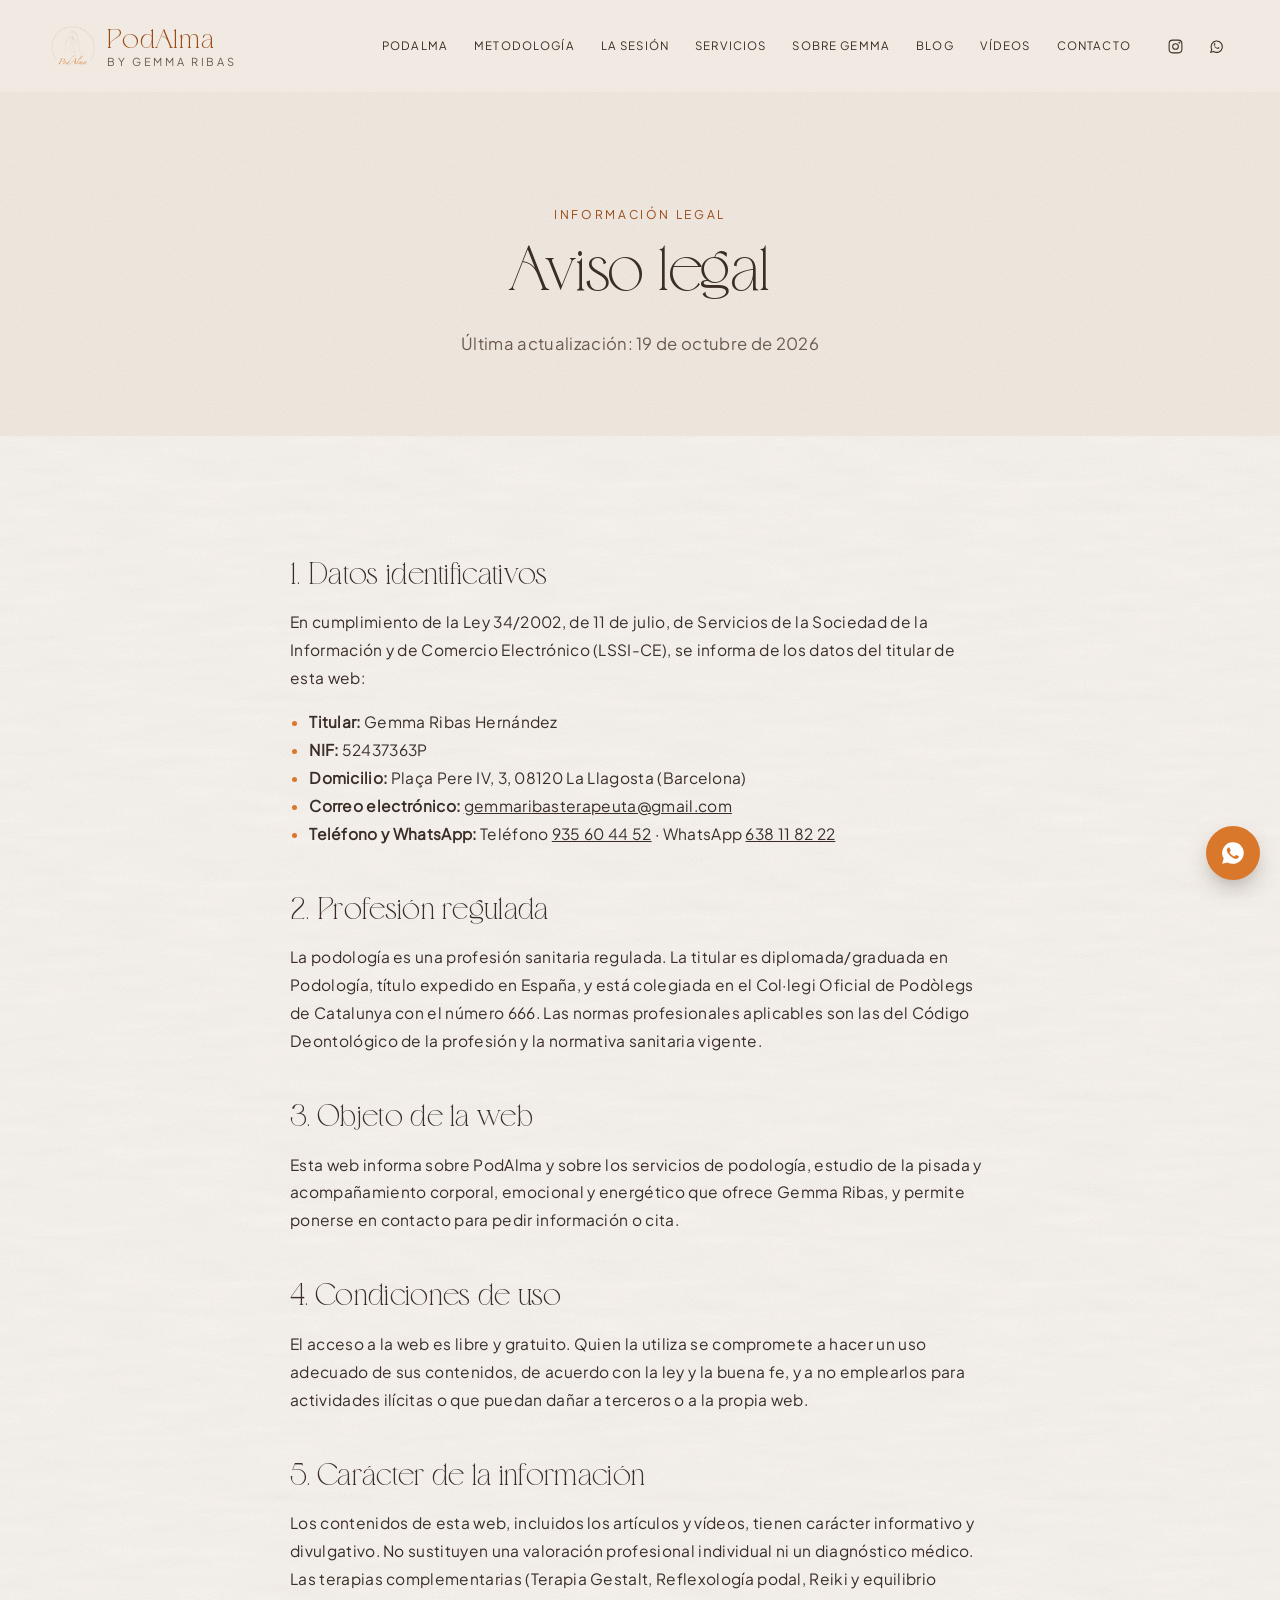
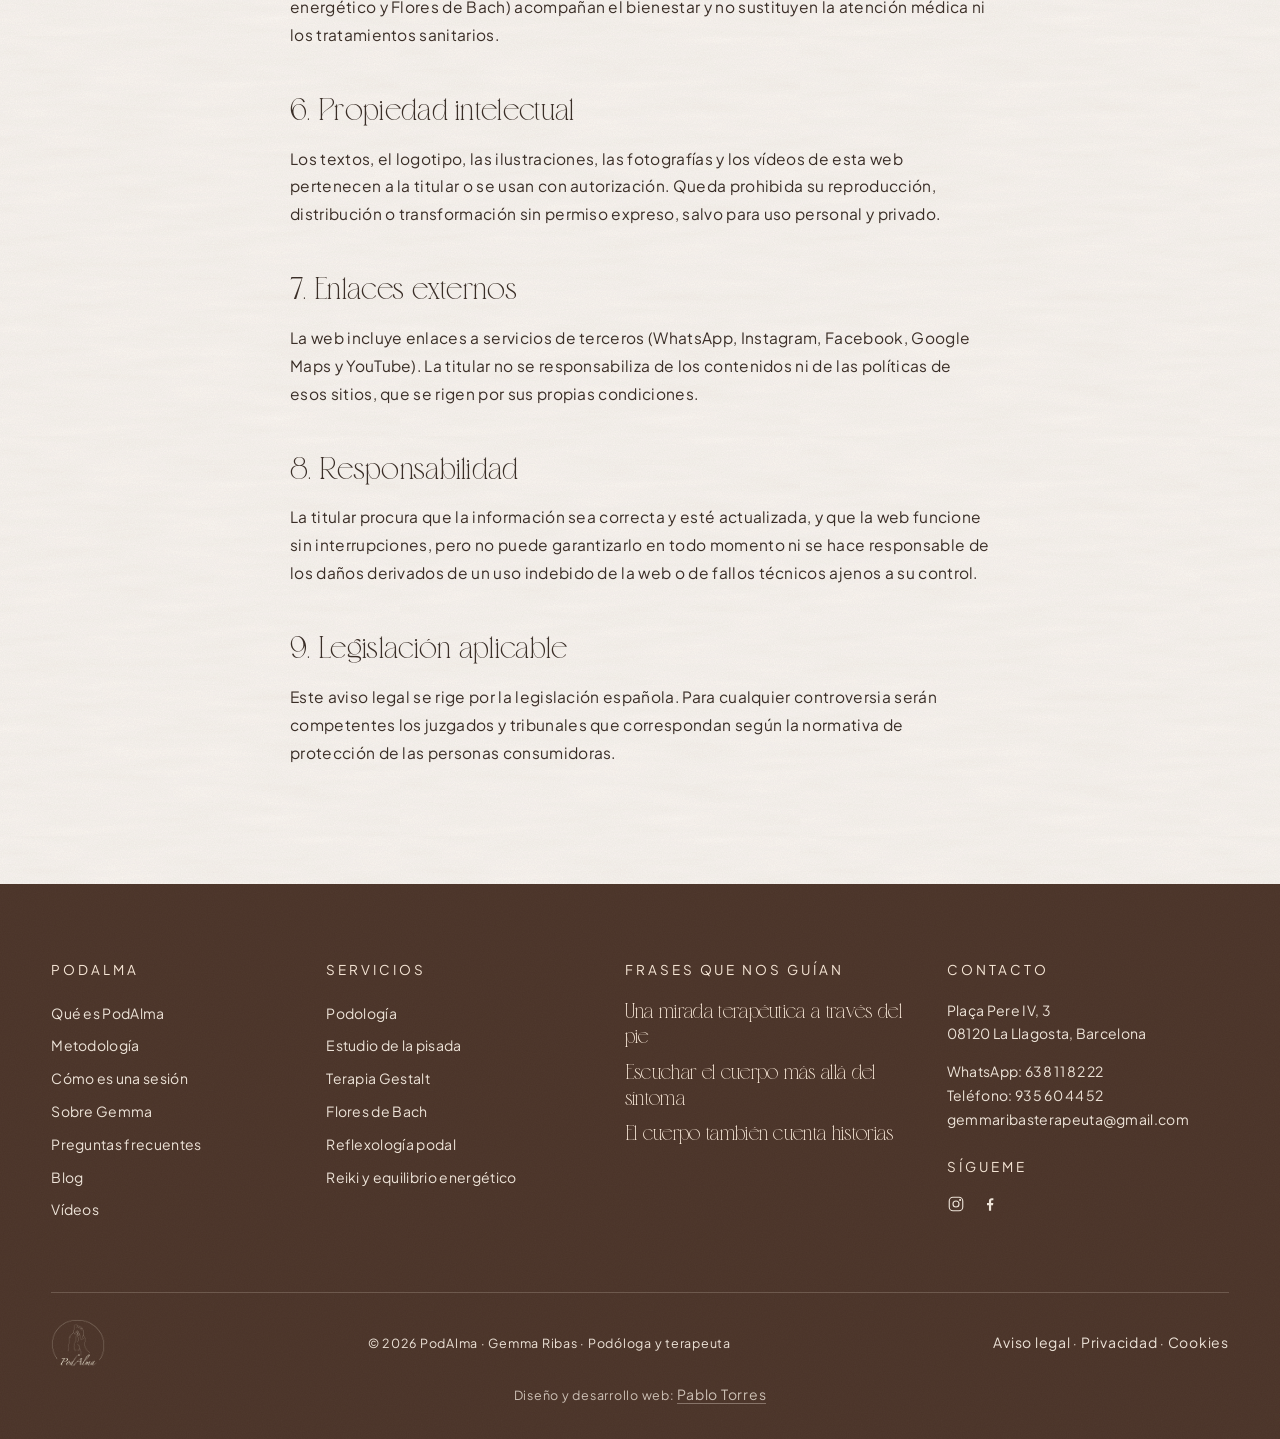
<file: aviso-legal.html>
<!DOCTYPE html>
<html lang="es">
<head>
  <meta charset="utf-8">
  <meta name="viewport" content="width=device-width, initial-scale=1, viewport-fit=cover">
  <title>Aviso legal · PodAlma · Gemma Ribas</title>
  <meta name="description" content="Aviso legal de la web de PodAlma, consulta de podología y acompañamiento de Gemma Ribas en La Llagosta.">
  <link rel="canonical" href="https://gemmaribas.com/aviso-legal.html">
  <meta property="og:type" content="website">
  <meta property="og:site_name" content="PodAlma · Gemma Ribas">
  <meta property="og:locale" content="es_ES">
  <meta property="og:url" content="https://gemmaribas.com/aviso-legal.html">
  <meta property="og:title" content="Aviso legal · PodAlma · Gemma Ribas">
  <meta property="og:description" content="Aviso legal de la web de PodAlma, consulta de podología y acompañamiento de Gemma Ribas en La Llagosta.">
  <meta property="og:image" content="https://gemmaribas.com/assets/img/og-podalma.jpg">
  <meta property="og:image:width" content="1200">
  <meta property="og:image:height" content="630">
  <meta name="twitter:card" content="summary_large_image">
  <meta name="theme-color" content="#F1EAE2">
  <link rel="icon" href="assets/img/podalma-logo.png">
  <link rel="stylesheet" href="css/styles.css">
  <script>document.documentElement.classList.add('js')</script>
</head>
<body class="subpage">

  <a class="skip" href="#main">Saltar al contenido</a>

  <!-- ============ CABECERA ============ -->
  <header class="header" id="header">
    <div class="header__inner">
      <a class="header__logo" href="index.html" aria-label="PodAlma, inicio">
        <img src="assets/img/podalma-logo.png" alt="" width="44" height="39">
        <span><em>Pod</em>Alma <small>by Gemma Ribas</small></span>
      </a>
      <nav class="nav" id="nav" aria-label="Principal">
        <a href="index.html#podalma">PodAlma</a>
        <a href="index.html#metodologia">Metodología</a>
        <a href="index.html#sesion">La sesión</a>
        <a href="index.html#servicios">Servicios</a>
        <a href="index.html#sobre-gemma">Sobre Gemma</a>
        <a href="blog.html">Blog</a>
        <a href="videos.html">Vídeos</a>
        <a href="index.html#contacto">Contacto</a>
      </nav>
      <div class="header__icons">
        <a href="https://instagram.com/gemma_terapias" target="_blank" rel="noopener" aria-label="Instagram">
          <svg viewBox="0 0 24 24" width="17" height="17" fill="none" stroke="currentColor" stroke-width="1.5"><rect x="3" y="3" width="18" height="18" rx="5"/><circle cx="12" cy="12" r="4"/><circle cx="17.5" cy="6.5" r=".6" fill="currentColor"/></svg>
        </a>
        <a href="#" data-wa="Hola Gemma, me gustaría pedir información sobre PodAlma." aria-label="WhatsApp">
          <svg viewBox="0 0 24 24" width="17" height="17" fill="none" stroke="currentColor" stroke-width="1.5"><path d="M4 20l1.3-3.9A8 8 0 1 1 8 19z"/><path d="M9 9.5c.3 1.800 2.200 3.900 4.500 4.500l1-1.200 1.800.8c-.2 1-1 1.600-2 1.600-3 0-6-3-6-6 0-1 .6-1.800 1.600-2l.8 1.800z" fill="currentColor" stroke="none"/></svg>
        </a>
        <button class="burger" id="burger" aria-label="Abrir menú" aria-expanded="false" aria-controls="nav"><span></span><span></span></button>
      </div>
    </div>
  </header>

  <main id="main">

    <article class="legal-page">
      <header class="page-head">
        <p class="eyebrow">Información legal</p>
        <h1 class="title">Aviso legal</h1>
        <p class="page-head__lead updated">Última actualización: 19 de octubre de 2026</p>
      </header>

      <div class="prose legal paper">
        <h2>1. Datos identificativos</h2>
        <p>En cumplimiento de la Ley 34/2002, de 11 de julio, de Servicios de la Sociedad de la Información y de Comercio Electrónico (LSSI-CE), se informa de los datos del titular de esta web:</p>
        <ul>
        <li><strong>Titular:</strong> Gemma Ribas Hernández</li>
        <li><strong>NIF:</strong> 52437363P</li>
        <li><strong>Domicilio:</strong> Plaça Pere IV, 3, 08120 La Llagosta (Barcelona)</li>
        <li><strong>Correo electrónico:</strong> <a href="mailto:gemmaribasterapeuta@gmail.com">gemmaribasterapeuta@gmail.com</a></li>
        <li><strong>Teléfono y WhatsApp:</strong> Teléfono <a href="tel:+34935604452">935 60 44 52</a> · WhatsApp <a href="https://wa.me/34638118222">638 11 82 22</a></li>
        </ul>
        <h2>2. Profesión regulada</h2>
        <p>La podología es una profesión sanitaria regulada. La titular es diplomada/graduada en Podología, título expedido en España, y está colegiada en el Col·legi Oficial de Podòlegs de Catalunya con el número 666. Las normas profesionales aplicables son las del Código Deontológico de la profesión y la normativa sanitaria vigente.</p>
        <h2>3. Objeto de la web</h2>
        <p>Esta web informa sobre PodAlma y sobre los servicios de podología, estudio de la pisada y acompañamiento corporal, emocional y energético que ofrece Gemma Ribas, y permite ponerse en contacto para pedir información o cita.</p>
        <h2>4. Condiciones de uso</h2>
        <p>El acceso a la web es libre y gratuito. Quien la utiliza se compromete a hacer un uso adecuado de sus contenidos, de acuerdo con la ley y la buena fe, y a no emplearlos para actividades ilícitas o que puedan dañar a terceros o a la propia web.</p>
        <h2>5. Carácter de la información</h2>
        <p>Los contenidos de esta web, incluidos los artículos y vídeos, tienen carácter informativo y divulgativo. No sustituyen una valoración profesional individual ni un diagnóstico médico. Las terapias complementarias (Terapia Gestalt, Reflexología podal, Reiki y equilibrio energético y Flores de Bach) acompañan el bienestar y no sustituyen la atención médica ni los tratamientos sanitarios.</p>
        <h2>6. Propiedad intelectual</h2>
        <p>Los textos, el logotipo, las ilustraciones, las fotografías y los vídeos de esta web pertenecen a la titular o se usan con autorización. Queda prohibida su reproducción, distribución o transformación sin permiso expreso, salvo para uso personal y privado.</p>
        <h2>7. Enlaces externos</h2>
        <p>La web incluye enlaces a servicios de terceros (WhatsApp, Instagram, Facebook, Google Maps y YouTube). La titular no se responsabiliza de los contenidos ni de las políticas de esos sitios, que se rigen por sus propias condiciones.</p>
        <h2>8. Responsabilidad</h2>
        <p>La titular procura que la información sea correcta y esté actualizada, y que la web funcione sin interrupciones, pero no puede garantizarlo en todo momento ni se hace responsable de los daños derivados de un uso indebido de la web o de fallos técnicos ajenos a su control.</p>
        <h2>9. Legislación aplicable</h2>
        <p>Este aviso legal se rige por la legislación española. Para cualquier controversia serán competentes los juzgados y tribunales que correspondan según la normativa de protección de las personas consumidoras.</p>
      </div>
    </article>

  </main>

  <!-- ============ PIE ============ -->
  <footer class="footer">
    <div class="footer__grid">
      <div>
        <h3 class="eyebrow eyebrow--light">PodAlma</h3>
        <ul>
          <li><a href="index.html#podalma">Qué es PodAlma</a></li>
          <li><a href="index.html#metodologia">Metodología</a></li>
          <li><a href="index.html#sesion">Cómo es una sesión</a></li>
          <li><a href="index.html#sobre-gemma">Sobre Gemma</a></li>
          <li><a href="index.html#faq">Preguntas frecuentes</a></li>
          <li><a href="blog.html">Blog</a></li>
          <li><a href="videos.html">Vídeos</a></li>
        </ul>
      </div>
      <div>
        <h3 class="eyebrow eyebrow--light">Servicios</h3>
        <ul>
          <li><a href="index.html#servicios">Podología</a></li>
          <li><a href="index.html#servicios">Estudio de la pisada</a></li>
          <li><a href="index.html#servicios">Terapia Gestalt</a></li>
          <li><a href="index.html#servicios">Flores de Bach</a></li>
          <li><a href="index.html#servicios">Reflexología podal</a></li>
          <li><a href="index.html#servicios">Reiki y equilibrio energético</a></li>
        </ul>
      </div>
      <div class="footer__brand">
        <h3 class="eyebrow eyebrow--light">Frases que nos guían</h3>
        <p>Una mirada terapéutica a través del pie</p>
        <p>Escuchar el cuerpo más allá del síntoma</p>
        <p>El cuerpo también cuenta historias</p>
      </div>
      <div>
        <h3 class="eyebrow eyebrow--light">Contacto</h3>
        <p>Plaça Pere IV, 3<br>08120 La Llagosta, Barcelona</p>
        <p><a href="#" data-wa="Hola Gemma, me gustaría pedir información.">WhatsApp: 638 11 82 22</a><br><a href="tel:+34935604452">Teléfono: 935 60 44 52</a><br><a href="mailto:gemmaribasterapeuta@gmail.com">gemmaribasterapeuta@gmail.com</a></p>
        <h3 class="eyebrow eyebrow--light footer__follow">Sígueme</h3>
        <div class="footer__social">
          <a href="https://instagram.com/gemma_terapias" target="_blank" rel="noopener" aria-label="Instagram"><svg viewBox="0 0 24 24" width="18" height="18" fill="none" stroke="currentColor" stroke-width="1.5"><rect x="3" y="3" width="18" height="18" rx="5"/><circle cx="12" cy="12" r="4"/><circle cx="17.5" cy="6.5" r=".6" fill="currentColor"/></svg></a>
          <a href="https://www.facebook.com/" id="fb-link" target="_blank" rel="noopener" aria-label="Facebook"><svg viewBox="0 0 24 24" width="18" height="18" fill="currentColor"><path d="M13.5 21v-7.5H16l.4-3h-2.900V8.600c0-.9.3-1.500 1.500-1.500h1.500V4.400A20 20 0 0 0 14.300 4.300c-2.200 0-3.700 1.300-3.700 3.800v2.400H8v3h2.600V21z"/></svg></a>
        </div>
      </div>
    </div>
    <div class="footer__bottom">
      <img src="assets/img/podalma-logo.png" alt="PodAlma" width="54" height="48">
      <p>© <span id="year">2026</span> PodAlma · Gemma Ribas · Podóloga y terapeuta</p>
      <p><a href="aviso-legal.html">Aviso legal</a> · <a href="privacidad.html">Privacidad</a> · <a href="cookies.html">Cookies</a></p>
      <p class="footer__credit">Diseño y desarrollo web: <a href="https://www.linkedin.com/in/pablotorrestorres/" target="_blank" rel="noopener">Pablo Torres</a></p>
    </div>
  </footer>

  <a class="wa-float" href="#" data-wa="Hola Gemma, me gustaría pedir información sobre PodAlma." aria-label="Escribir por WhatsApp">
    <svg viewBox="0 0 24 24" width="26" height="26" fill="currentColor"><path d="M12 2a10 10 0 0 0-8.600 15.100L2 22l5-1.300A10 10 0 1 0 12 2zm5.200 14c-.2.600-1.300 1.200-1.800 1.200-.5.100-1 .2-3.300-.7-2.800-1.200-4.500-4-4.700-4.200-.1-.2-1.100-1.500-1.100-2.800s.7-2 .9-2.200c.2-.3.500-.3.700-.3h.5c.2 0 .4 0 .6.500l.8 2c.1.2.1.3 0 .5l-.4.6-.4.4c-.1.2-.3.3-.1.6.2.3.8 1.300 1.700 2.100 1.100 1 2.100 1.300 2.400 1.400.3.1.4.1.6-.1l.8-1c.2-.3.4-.2.6-.1l1.900.9c.3.1.5.2.5.3.1.2.1.8-.1 1.400z"/></svg>
  </a>
  <script src="js/main.js"></script>
</body>
</html>
</file>
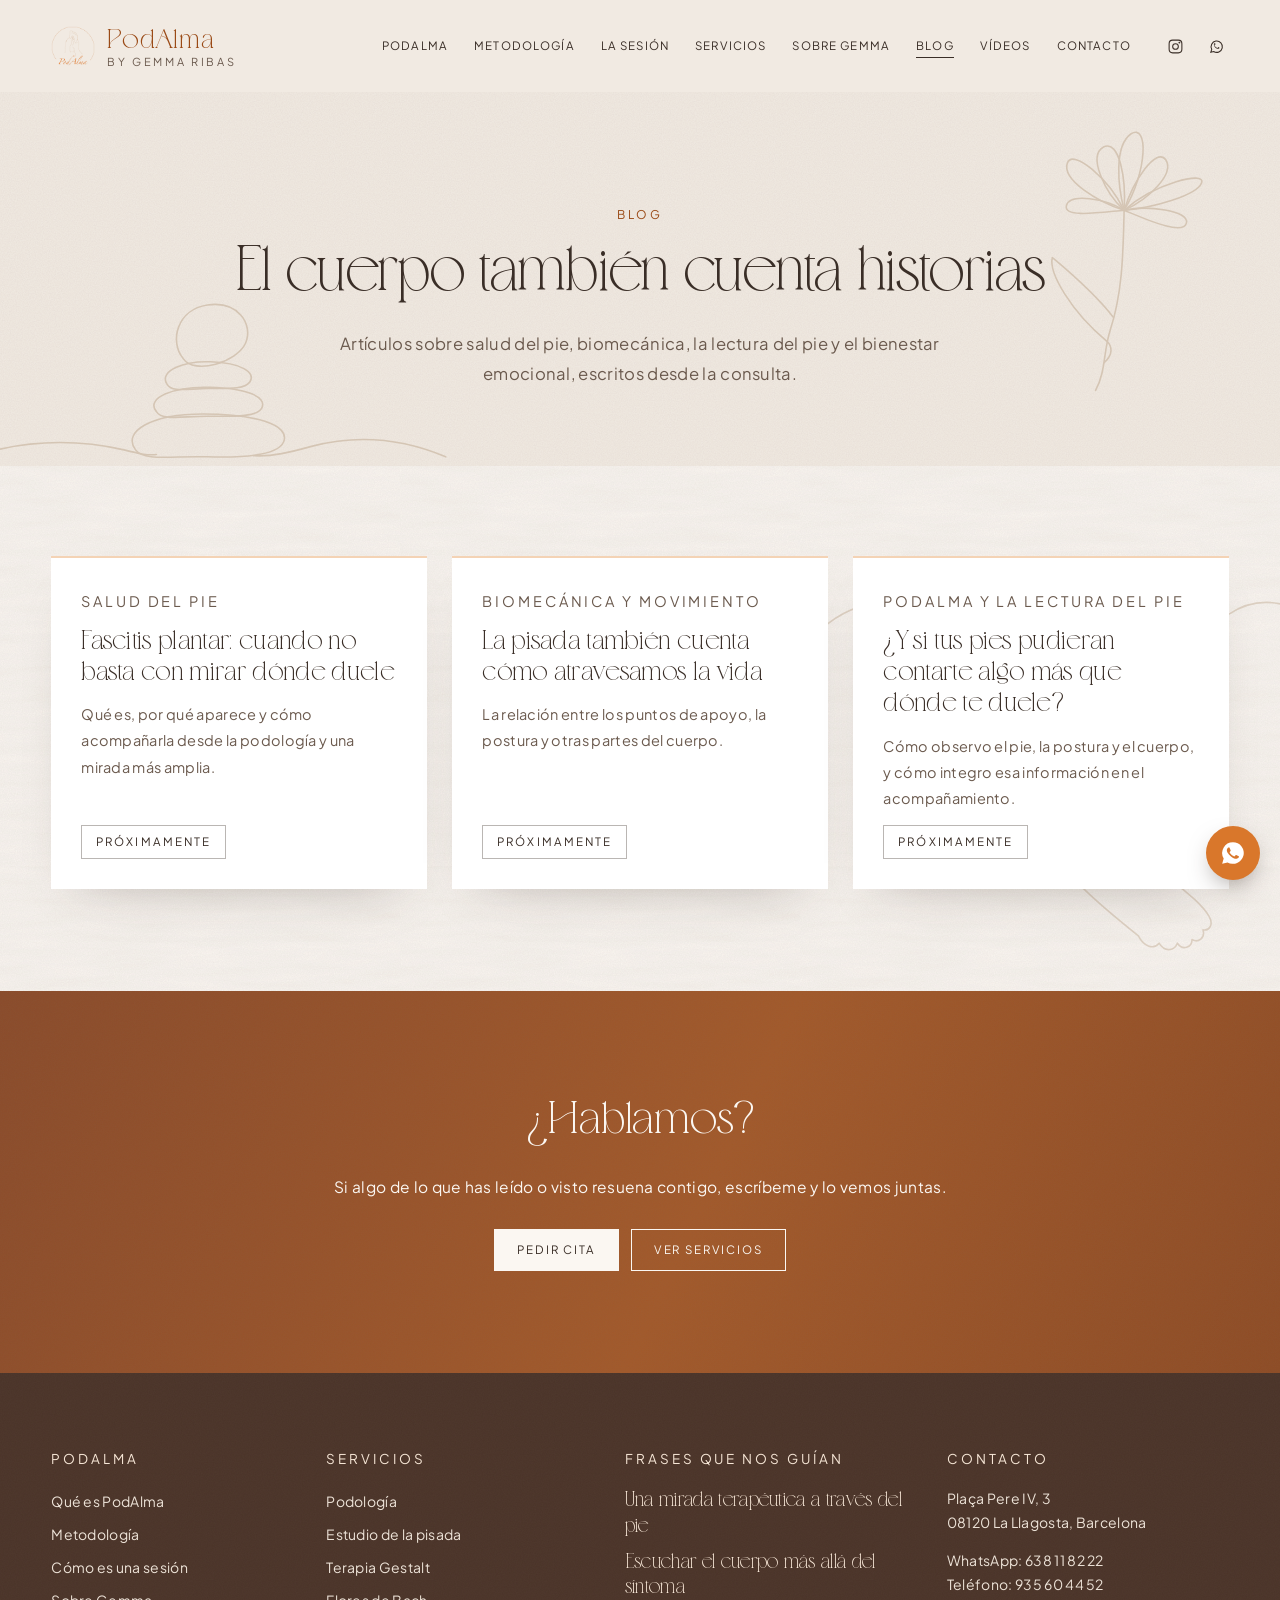
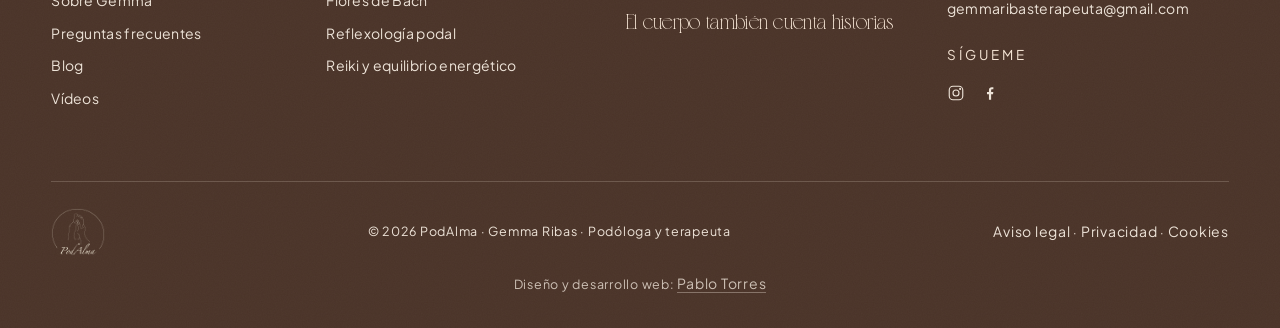
<file: blog.html>
<!DOCTYPE html>
<html lang="es">
<head>
  <meta charset="utf-8">
  <meta name="viewport" content="width=device-width, initial-scale=1, viewport-fit=cover">
  <title>Blog · PodAlma · Gemma Ribas</title>
  <meta name="description" content="Artículos de Gemma Ribas sobre salud del pie, biomecánica, la lectura del pie y el bienestar emocional.">
  <link rel="canonical" href="https://gemmaribas.com/blog.html">
  <meta property="og:type" content="website">
  <meta property="og:site_name" content="PodAlma · Gemma Ribas">
  <meta property="og:locale" content="es_ES">
  <meta property="og:url" content="https://gemmaribas.com/blog.html">
  <meta property="og:title" content="Blog · PodAlma · Gemma Ribas">
  <meta property="og:description" content="Artículos de Gemma Ribas sobre salud del pie, biomecánica, la lectura del pie y el bienestar emocional.">
  <meta property="og:image" content="https://gemmaribas.com/assets/img/og-podalma.jpg">
  <meta property="og:image:width" content="1200">
  <meta property="og:image:height" content="630">
  <meta name="twitter:card" content="summary_large_image">
  <meta name="theme-color" content="#F1EAE2">
  <link rel="icon" href="assets/img/podalma-logo.png">
  <link rel="stylesheet" href="css/styles.css">
  <script>document.documentElement.classList.add('js')</script>
</head>
<body class="subpage">

  <a class="skip" href="#main">Saltar al contenido</a>

  <!-- ============ CABECERA ============ -->
  <header class="header" id="header">
    <div class="header__inner">
      <a class="header__logo" href="index.html" aria-label="PodAlma, inicio">
        <img src="assets/img/podalma-logo.png" alt="" width="44" height="39">
        <span><em>Pod</em>Alma <small>by Gemma Ribas</small></span>
      </a>
      <nav class="nav" id="nav" aria-label="Principal">
        <a href="index.html#podalma">PodAlma</a>
        <a href="index.html#metodologia">Metodología</a>
        <a href="index.html#sesion">La sesión</a>
        <a href="index.html#servicios">Servicios</a>
        <a href="index.html#sobre-gemma">Sobre Gemma</a>
        <a href="blog.html" class="is-active" aria-current="page">Blog</a>
        <a href="videos.html">Vídeos</a>
        <a href="index.html#contacto">Contacto</a>
      </nav>
      <div class="header__icons">
        <a href="https://instagram.com/gemma_terapias" target="_blank" rel="noopener" aria-label="Instagram">
          <svg viewBox="0 0 24 24" width="17" height="17" fill="none" stroke="currentColor" stroke-width="1.5"><rect x="3" y="3" width="18" height="18" rx="5"/><circle cx="12" cy="12" r="4"/><circle cx="17.5" cy="6.5" r=".6" fill="currentColor"/></svg>
        </a>
        <a href="#" data-wa="Hola Gemma, me gustaría pedir información sobre PodAlma." aria-label="WhatsApp">
          <svg viewBox="0 0 24 24" width="17" height="17" fill="none" stroke="currentColor" stroke-width="1.5"><path d="M4 20l1.3-3.9A8 8 0 1 1 8 19z"/><path d="M9 9.5c.3 1.800 2.200 3.900 4.500 4.500l1-1.200 1.800.8c-.2 1-1 1.600-2 1.600-3 0-6-3-6-6 0-1 .6-1.800 1.600-2l.8 1.800z" fill="currentColor" stroke="none"/></svg>
        </a>
        <button class="burger" id="burger" aria-label="Abrir menú" aria-expanded="false" aria-controls="nav"><span></span><span></span></button>
      </div>
    </div>
  </header>

  <main id="main">

    <section class="page-head">
      <img class="deco deco--piedras-bl" src="assets/img/lineas/piedras.svg" alt="" aria-hidden="true">
      <img class="deco deco--flor-tr" src="assets/img/lineas/flor.svg" alt="" aria-hidden="true">
      <p class="eyebrow" data-reveal>Blog</p>
      <h1 class="title" data-reveal>El cuerpo también cuenta historias</h1>
      <p class="page-head__lead" data-reveal>Artículos sobre salud del pie, biomecánica, la lectura del pie y el bienestar emocional, escritos desde la consulta.</p>
    </section>

    <!-- Los artículos se escriben en js/contenido.js -->
    <section class="listing paper">
      <img class="deco deco--pie-br" src="assets/img/lineas/pie.svg" alt="" aria-hidden="true">
      <div class="journal__grid" id="blog-list"></div>
    </section>

    <!-- ============ LLAMADA A LA ACCIÓN ============ -->
    <section class="cta">
      <div class="cta__inner" data-reveal>
        <h2 class="title">¿Hablamos?</h2>
        <p>Si algo de lo que has leído o visto resuena contigo, escríbeme y lo vemos juntas.</p>
        <div class="buttons buttons--center">
          <a class="btn btn--solid-light" href="#" data-wa="Hola Gemma, me gustaría pedir información sobre PodAlma.">Pedir cita</a>
          <a class="btn btn--light" href="index.html#servicios">Ver servicios</a>
        </div>
      </div>
    </section>

  </main>

  <!-- ============ PIE ============ -->
  <footer class="footer">
    <div class="footer__grid">
      <div>
        <h3 class="eyebrow eyebrow--light">PodAlma</h3>
        <ul>
          <li><a href="index.html#podalma">Qué es PodAlma</a></li>
          <li><a href="index.html#metodologia">Metodología</a></li>
          <li><a href="index.html#sesion">Cómo es una sesión</a></li>
          <li><a href="index.html#sobre-gemma">Sobre Gemma</a></li>
          <li><a href="index.html#faq">Preguntas frecuentes</a></li>
          <li><a href="blog.html">Blog</a></li>
          <li><a href="videos.html">Vídeos</a></li>
        </ul>
      </div>
      <div>
        <h3 class="eyebrow eyebrow--light">Servicios</h3>
        <ul>
          <li><a href="index.html#servicios">Podología</a></li>
          <li><a href="index.html#servicios">Estudio de la pisada</a></li>
          <li><a href="index.html#servicios">Terapia Gestalt</a></li>
          <li><a href="index.html#servicios">Flores de Bach</a></li>
          <li><a href="index.html#servicios">Reflexología podal</a></li>
          <li><a href="index.html#servicios">Reiki y equilibrio energético</a></li>
        </ul>
      </div>
      <div class="footer__brand">
        <h3 class="eyebrow eyebrow--light">Frases que nos guían</h3>
        <p>Una mirada terapéutica a través del pie</p>
        <p>Escuchar el cuerpo más allá del síntoma</p>
        <p>El cuerpo también cuenta historias</p>
      </div>
      <div>
        <h3 class="eyebrow eyebrow--light">Contacto</h3>
        <p>Plaça Pere IV, 3<br>08120 La Llagosta, Barcelona</p>
        <p><a href="#" data-wa="Hola Gemma, me gustaría pedir información.">WhatsApp: 638 11 82 22</a><br><a href="tel:+34935604452">Teléfono: 935 60 44 52</a><br><a href="mailto:gemmaribasterapeuta@gmail.com">gemmaribasterapeuta@gmail.com</a></p>
        <h3 class="eyebrow eyebrow--light footer__follow">Sígueme</h3>
        <div class="footer__social">
          <a href="https://instagram.com/gemma_terapias" target="_blank" rel="noopener" aria-label="Instagram"><svg viewBox="0 0 24 24" width="18" height="18" fill="none" stroke="currentColor" stroke-width="1.5"><rect x="3" y="3" width="18" height="18" rx="5"/><circle cx="12" cy="12" r="4"/><circle cx="17.5" cy="6.5" r=".6" fill="currentColor"/></svg></a>
          <a href="https://www.facebook.com/" id="fb-link" target="_blank" rel="noopener" aria-label="Facebook"><svg viewBox="0 0 24 24" width="18" height="18" fill="currentColor"><path d="M13.5 21v-7.5H16l.4-3h-2.900V8.600c0-.9.3-1.500 1.500-1.500h1.500V4.400A20 20 0 0 0 14.300 4.300c-2.200 0-3.700 1.300-3.700 3.800v2.400H8v3h2.600V21z"/></svg></a>
        </div>
      </div>
    </div>
    <div class="footer__bottom">
      <img src="assets/img/podalma-logo.png" alt="PodAlma" width="54" height="48">
      <p>© <span id="year">2026</span> PodAlma · Gemma Ribas · Podóloga y terapeuta</p>
      <p><a href="aviso-legal.html">Aviso legal</a> · <a href="privacidad.html">Privacidad</a> · <a href="cookies.html">Cookies</a></p>
      <p class="footer__credit">Diseño y desarrollo web: <a href="https://www.linkedin.com/in/pablotorrestorres/" target="_blank" rel="noopener">Pablo Torres</a></p>
    </div>
  </footer>

  <a class="wa-float" href="#" data-wa="Hola Gemma, me gustaría pedir información sobre PodAlma." aria-label="Escribir por WhatsApp">
    <svg viewBox="0 0 24 24" width="26" height="26" fill="currentColor"><path d="M12 2a10 10 0 0 0-8.600 15.100L2 22l5-1.300A10 10 0 1 0 12 2zm5.200 14c-.2.600-1.300 1.200-1.800 1.200-.5.100-1 .2-3.300-.7-2.800-1.200-4.500-4-4.700-4.200-.1-.2-1.100-1.500-1.100-2.800s.7-2 .9-2.200c.2-.3.500-.3.700-.3h.5c.2 0 .4 0 .6.500l.8 2c.1.2.1.3 0 .5l-.4.6-.4.4c-.1.2-.3.3-.1.6.2.3.8 1.300 1.700 2.100 1.100 1 2.100 1.300 2.400 1.400.3.1.4.1.6-.1l.8-1c.2-.3.4-.2.6-.1l1.900.9c.3.1.5.2.5.3.1.2.1.8-.1 1.400z"/></svg>
  </a>
  <script src="js/contenido.js"></script>
  <script src="js/main.js"></script>
</body>
</html>
</file>
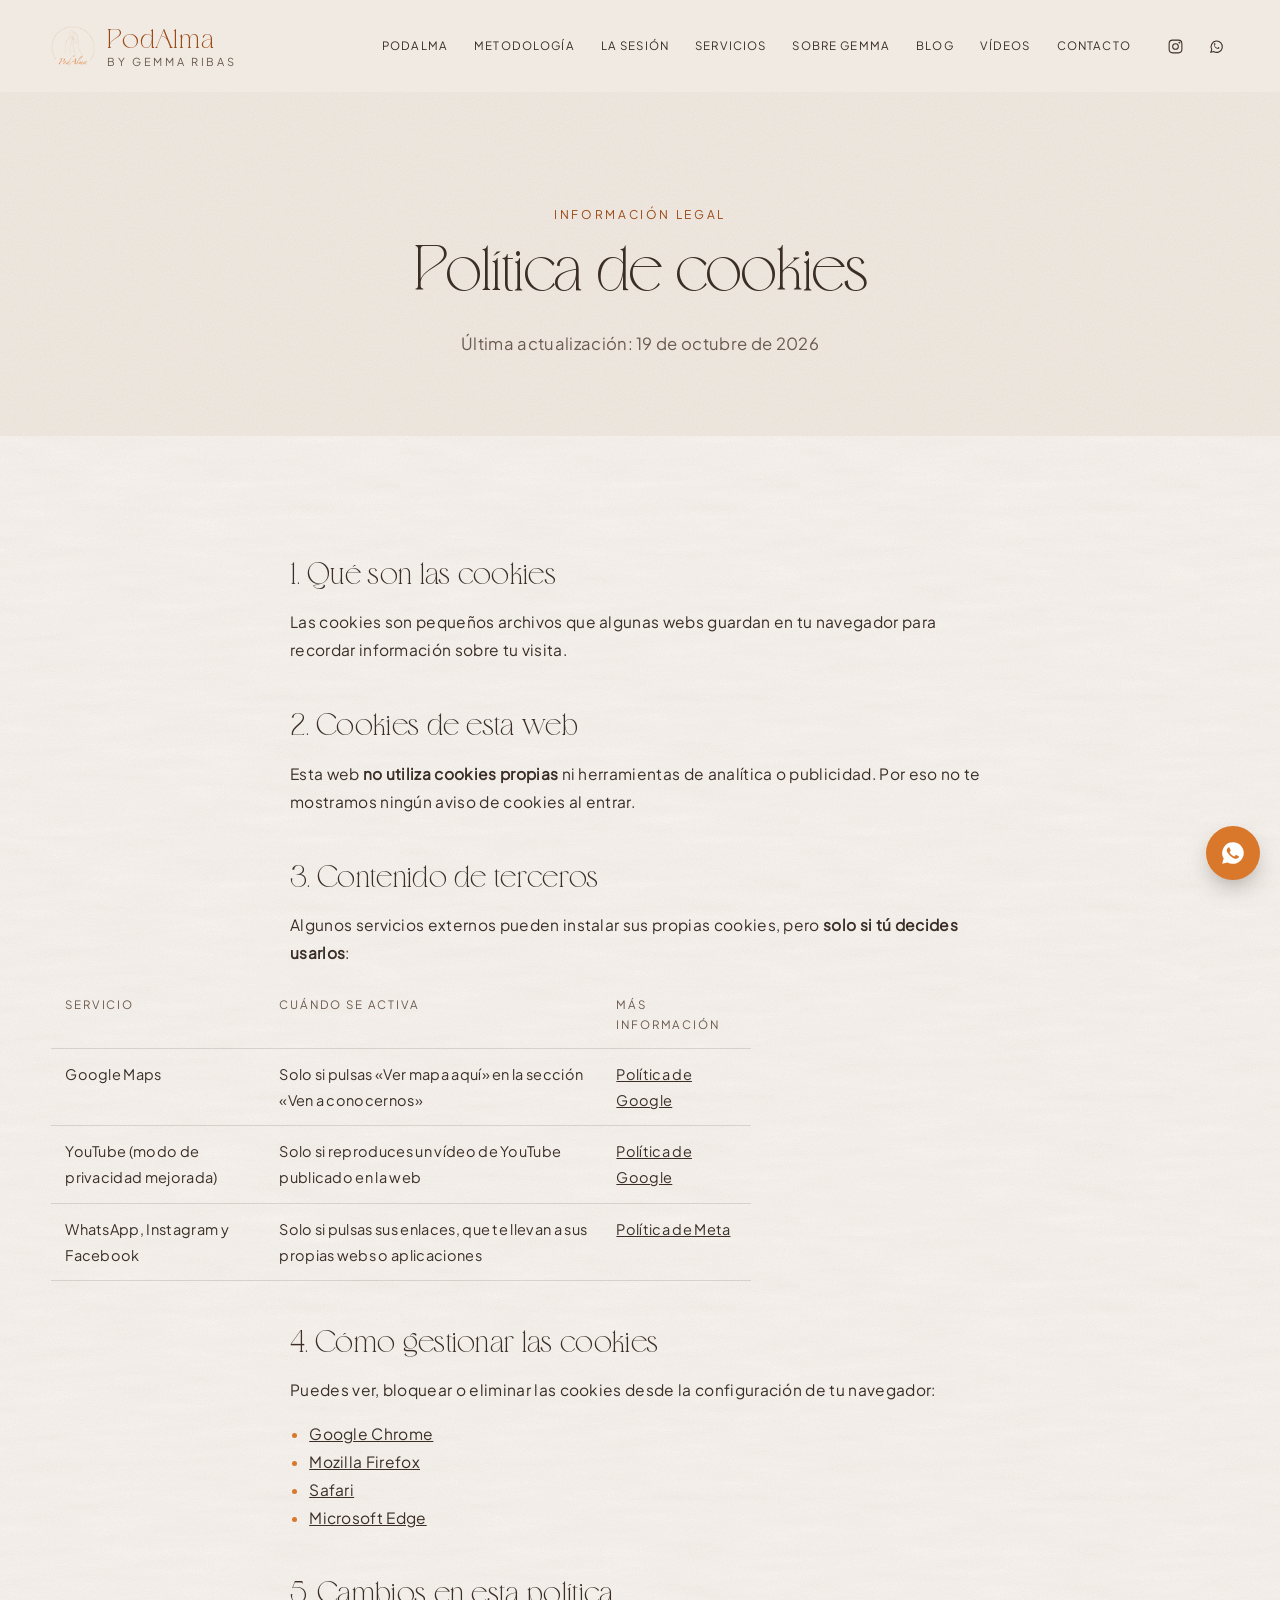
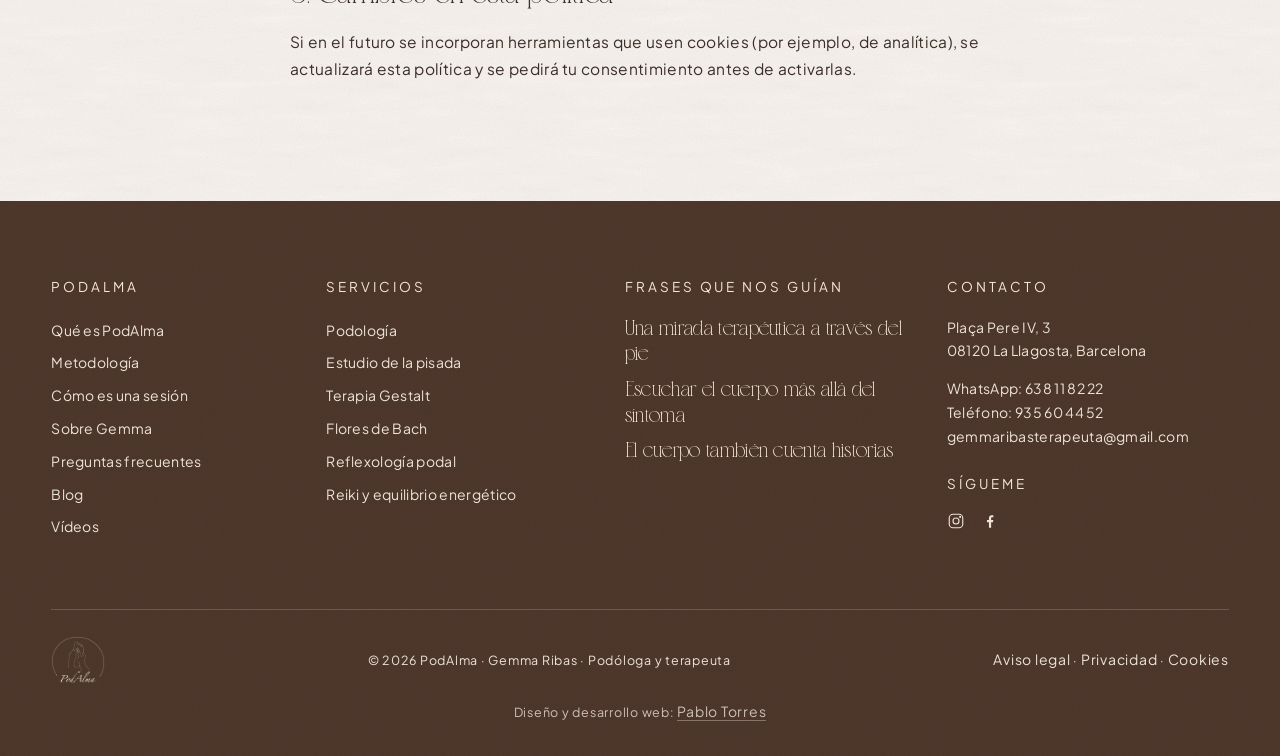
<file: cookies.html>
<!DOCTYPE html>
<html lang="es">
<head>
  <meta charset="utf-8">
  <meta name="viewport" content="width=device-width, initial-scale=1, viewport-fit=cover">
  <title>Política de cookies · PodAlma · Gemma Ribas</title>
  <meta name="description" content="Información sobre el uso de cookies en la web de PodAlma.">
  <link rel="canonical" href="https://gemmaribas.com/cookies.html">
  <meta property="og:type" content="website">
  <meta property="og:site_name" content="PodAlma · Gemma Ribas">
  <meta property="og:locale" content="es_ES">
  <meta property="og:url" content="https://gemmaribas.com/cookies.html">
  <meta property="og:title" content="Política de cookies · PodAlma · Gemma Ribas">
  <meta property="og:description" content="Información sobre el uso de cookies en la web de PodAlma.">
  <meta property="og:image" content="https://gemmaribas.com/assets/img/og-podalma.jpg">
  <meta property="og:image:width" content="1200">
  <meta property="og:image:height" content="630">
  <meta name="twitter:card" content="summary_large_image">
  <meta name="theme-color" content="#F1EAE2">
  <link rel="icon" href="assets/img/podalma-logo.png">
  <link rel="stylesheet" href="css/styles.css">
  <script>document.documentElement.classList.add('js')</script>
</head>
<body class="subpage">

  <a class="skip" href="#main">Saltar al contenido</a>

  <!-- ============ CABECERA ============ -->
  <header class="header" id="header">
    <div class="header__inner">
      <a class="header__logo" href="index.html" aria-label="PodAlma, inicio">
        <img src="assets/img/podalma-logo.png" alt="" width="44" height="39">
        <span><em>Pod</em>Alma <small>by Gemma Ribas</small></span>
      </a>
      <nav class="nav" id="nav" aria-label="Principal">
        <a href="index.html#podalma">PodAlma</a>
        <a href="index.html#metodologia">Metodología</a>
        <a href="index.html#sesion">La sesión</a>
        <a href="index.html#servicios">Servicios</a>
        <a href="index.html#sobre-gemma">Sobre Gemma</a>
        <a href="blog.html">Blog</a>
        <a href="videos.html">Vídeos</a>
        <a href="index.html#contacto">Contacto</a>
      </nav>
      <div class="header__icons">
        <a href="https://instagram.com/gemma_terapias" target="_blank" rel="noopener" aria-label="Instagram">
          <svg viewBox="0 0 24 24" width="17" height="17" fill="none" stroke="currentColor" stroke-width="1.5"><rect x="3" y="3" width="18" height="18" rx="5"/><circle cx="12" cy="12" r="4"/><circle cx="17.5" cy="6.5" r=".6" fill="currentColor"/></svg>
        </a>
        <a href="#" data-wa="Hola Gemma, me gustaría pedir información sobre PodAlma." aria-label="WhatsApp">
          <svg viewBox="0 0 24 24" width="17" height="17" fill="none" stroke="currentColor" stroke-width="1.5"><path d="M4 20l1.3-3.9A8 8 0 1 1 8 19z"/><path d="M9 9.5c.3 1.800 2.200 3.900 4.500 4.500l1-1.200 1.800.8c-.2 1-1 1.600-2 1.600-3 0-6-3-6-6 0-1 .6-1.800 1.600-2l.8 1.800z" fill="currentColor" stroke="none"/></svg>
        </a>
        <button class="burger" id="burger" aria-label="Abrir menú" aria-expanded="false" aria-controls="nav"><span></span><span></span></button>
      </div>
    </div>
  </header>

  <main id="main">

    <article class="legal-page">
      <header class="page-head">
        <p class="eyebrow">Información legal</p>
        <h1 class="title">Política de cookies</h1>
        <p class="page-head__lead updated">Última actualización: 19 de octubre de 2026</p>
      </header>

      <div class="prose legal paper">
        <h2>1. Qué son las cookies</h2>
        <p>Las cookies son pequeños archivos que algunas webs guardan en tu navegador para recordar información sobre tu visita.</p>
        <h2>2. Cookies de esta web</h2>
        <p>Esta web <strong>no utiliza cookies propias</strong> ni herramientas de analítica o publicidad. Por eso no te mostramos ningún aviso de cookies al entrar.</p>
        <h2>3. Contenido de terceros</h2>
        <p>Algunos servicios externos pueden instalar sus propias cookies, pero <strong>solo si tú decides usarlos</strong>:</p>
        <table>
        <thead><tr><th>Servicio</th><th>Cuándo se activa</th><th>Más información</th></tr></thead>
        <tbody>
        <tr><td>Google Maps</td><td>Solo si pulsas «Ver mapa aquí» en la sección «Ven a conocernos»</td><td><a href="https://policies.google.com/technologies/cookies" target="_blank" rel="noopener">Política de Google</a></td></tr>
        <tr><td>YouTube (modo de privacidad mejorada)</td><td>Solo si reproduces un vídeo de YouTube publicado en la web</td><td><a href="https://policies.google.com/technologies/cookies" target="_blank" rel="noopener">Política de Google</a></td></tr>
        <tr><td>WhatsApp, Instagram y Facebook</td><td>Solo si pulsas sus enlaces, que te llevan a sus propias webs o aplicaciones</td><td><a href="https://www.facebook.com/privacy/policies/cookies/" target="_blank" rel="noopener">Política de Meta</a></td></tr>
        </tbody>
        </table>
        <h2>4. Cómo gestionar las cookies</h2>
        <p>Puedes ver, bloquear o eliminar las cookies desde la configuración de tu navegador:</p>
        <ul>
        <li><a href="https://support.google.com/chrome/answer/95647" target="_blank" rel="noopener">Google Chrome</a></li>
        <li><a href="https://support.mozilla.org/es/kb/Borrar%20cookies" target="_blank" rel="noopener">Mozilla Firefox</a></li>
        <li><a href="https://support.apple.com/es-es/guide/safari/sfri11471/mac" target="_blank" rel="noopener">Safari</a></li>
        <li><a href="https://support.microsoft.com/es-es/microsoft-edge" target="_blank" rel="noopener">Microsoft Edge</a></li>
        </ul>
        <h2>5. Cambios en esta política</h2>
        <p>Si en el futuro se incorporan herramientas que usen cookies (por ejemplo, de analítica), se actualizará esta política y se pedirá tu consentimiento antes de activarlas.</p>
      </div>
    </article>

  </main>

  <!-- ============ PIE ============ -->
  <footer class="footer">
    <div class="footer__grid">
      <div>
        <h3 class="eyebrow eyebrow--light">PodAlma</h3>
        <ul>
          <li><a href="index.html#podalma">Qué es PodAlma</a></li>
          <li><a href="index.html#metodologia">Metodología</a></li>
          <li><a href="index.html#sesion">Cómo es una sesión</a></li>
          <li><a href="index.html#sobre-gemma">Sobre Gemma</a></li>
          <li><a href="index.html#faq">Preguntas frecuentes</a></li>
          <li><a href="blog.html">Blog</a></li>
          <li><a href="videos.html">Vídeos</a></li>
        </ul>
      </div>
      <div>
        <h3 class="eyebrow eyebrow--light">Servicios</h3>
        <ul>
          <li><a href="index.html#servicios">Podología</a></li>
          <li><a href="index.html#servicios">Estudio de la pisada</a></li>
          <li><a href="index.html#servicios">Terapia Gestalt</a></li>
          <li><a href="index.html#servicios">Flores de Bach</a></li>
          <li><a href="index.html#servicios">Reflexología podal</a></li>
          <li><a href="index.html#servicios">Reiki y equilibrio energético</a></li>
        </ul>
      </div>
      <div class="footer__brand">
        <h3 class="eyebrow eyebrow--light">Frases que nos guían</h3>
        <p>Una mirada terapéutica a través del pie</p>
        <p>Escuchar el cuerpo más allá del síntoma</p>
        <p>El cuerpo también cuenta historias</p>
      </div>
      <div>
        <h3 class="eyebrow eyebrow--light">Contacto</h3>
        <p>Plaça Pere IV, 3<br>08120 La Llagosta, Barcelona</p>
        <p><a href="#" data-wa="Hola Gemma, me gustaría pedir información.">WhatsApp: 638 11 82 22</a><br><a href="tel:+34935604452">Teléfono: 935 60 44 52</a><br><a href="mailto:gemmaribasterapeuta@gmail.com">gemmaribasterapeuta@gmail.com</a></p>
        <h3 class="eyebrow eyebrow--light footer__follow">Sígueme</h3>
        <div class="footer__social">
          <a href="https://instagram.com/gemma_terapias" target="_blank" rel="noopener" aria-label="Instagram"><svg viewBox="0 0 24 24" width="18" height="18" fill="none" stroke="currentColor" stroke-width="1.5"><rect x="3" y="3" width="18" height="18" rx="5"/><circle cx="12" cy="12" r="4"/><circle cx="17.5" cy="6.5" r=".6" fill="currentColor"/></svg></a>
          <a href="https://www.facebook.com/" id="fb-link" target="_blank" rel="noopener" aria-label="Facebook"><svg viewBox="0 0 24 24" width="18" height="18" fill="currentColor"><path d="M13.5 21v-7.5H16l.4-3h-2.900V8.600c0-.9.3-1.500 1.500-1.500h1.500V4.400A20 20 0 0 0 14.300 4.300c-2.200 0-3.700 1.300-3.700 3.800v2.400H8v3h2.600V21z"/></svg></a>
        </div>
      </div>
    </div>
    <div class="footer__bottom">
      <img src="assets/img/podalma-logo.png" alt="PodAlma" width="54" height="48">
      <p>© <span id="year">2026</span> PodAlma · Gemma Ribas · Podóloga y terapeuta</p>
      <p><a href="aviso-legal.html">Aviso legal</a> · <a href="privacidad.html">Privacidad</a> · <a href="cookies.html">Cookies</a></p>
      <p class="footer__credit">Diseño y desarrollo web: <a href="https://www.linkedin.com/in/pablotorrestorres/" target="_blank" rel="noopener">Pablo Torres</a></p>
    </div>
  </footer>

  <a class="wa-float" href="#" data-wa="Hola Gemma, me gustaría pedir información sobre PodAlma." aria-label="Escribir por WhatsApp">
    <svg viewBox="0 0 24 24" width="26" height="26" fill="currentColor"><path d="M12 2a10 10 0 0 0-8.600 15.100L2 22l5-1.300A10 10 0 1 0 12 2zm5.200 14c-.2.600-1.300 1.200-1.800 1.200-.5.100-1 .2-3.300-.7-2.800-1.200-4.500-4-4.700-4.200-.1-.2-1.100-1.500-1.100-2.800s.7-2 .9-2.200c.2-.3.500-.3.700-.3h.5c.2 0 .4 0 .6.500l.8 2c.1.2.1.3 0 .5l-.4.6-.4.4c-.1.2-.3.3-.1.6.2.3.8 1.300 1.700 2.100 1.100 1 2.100 1.300 2.400 1.400.3.1.4.1.6-.1l.8-1c.2-.3.4-.2.6-.1l1.900.9c.3.1.5.2.5.3.1.2.1.8-.1 1.400z"/></svg>
  </a>
  <script src="js/main.js"></script>
</body>
</html>
</file>
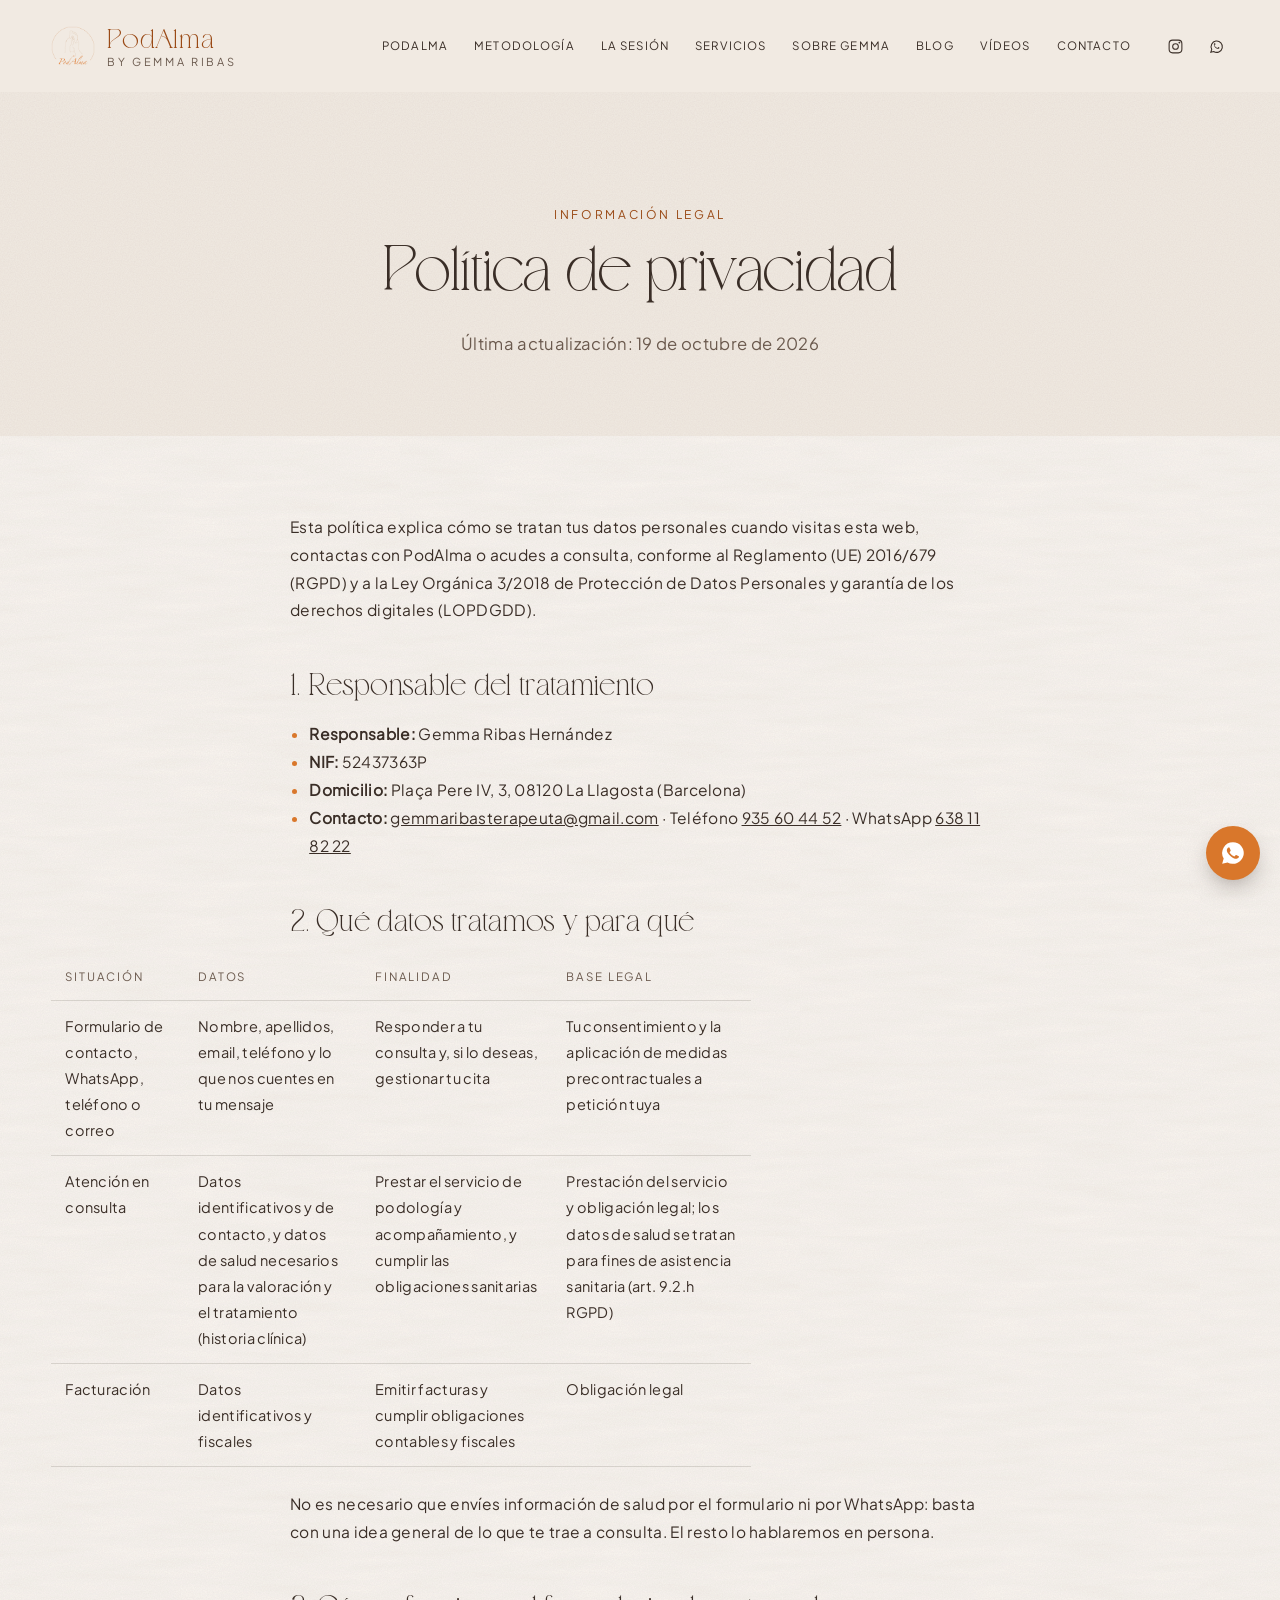
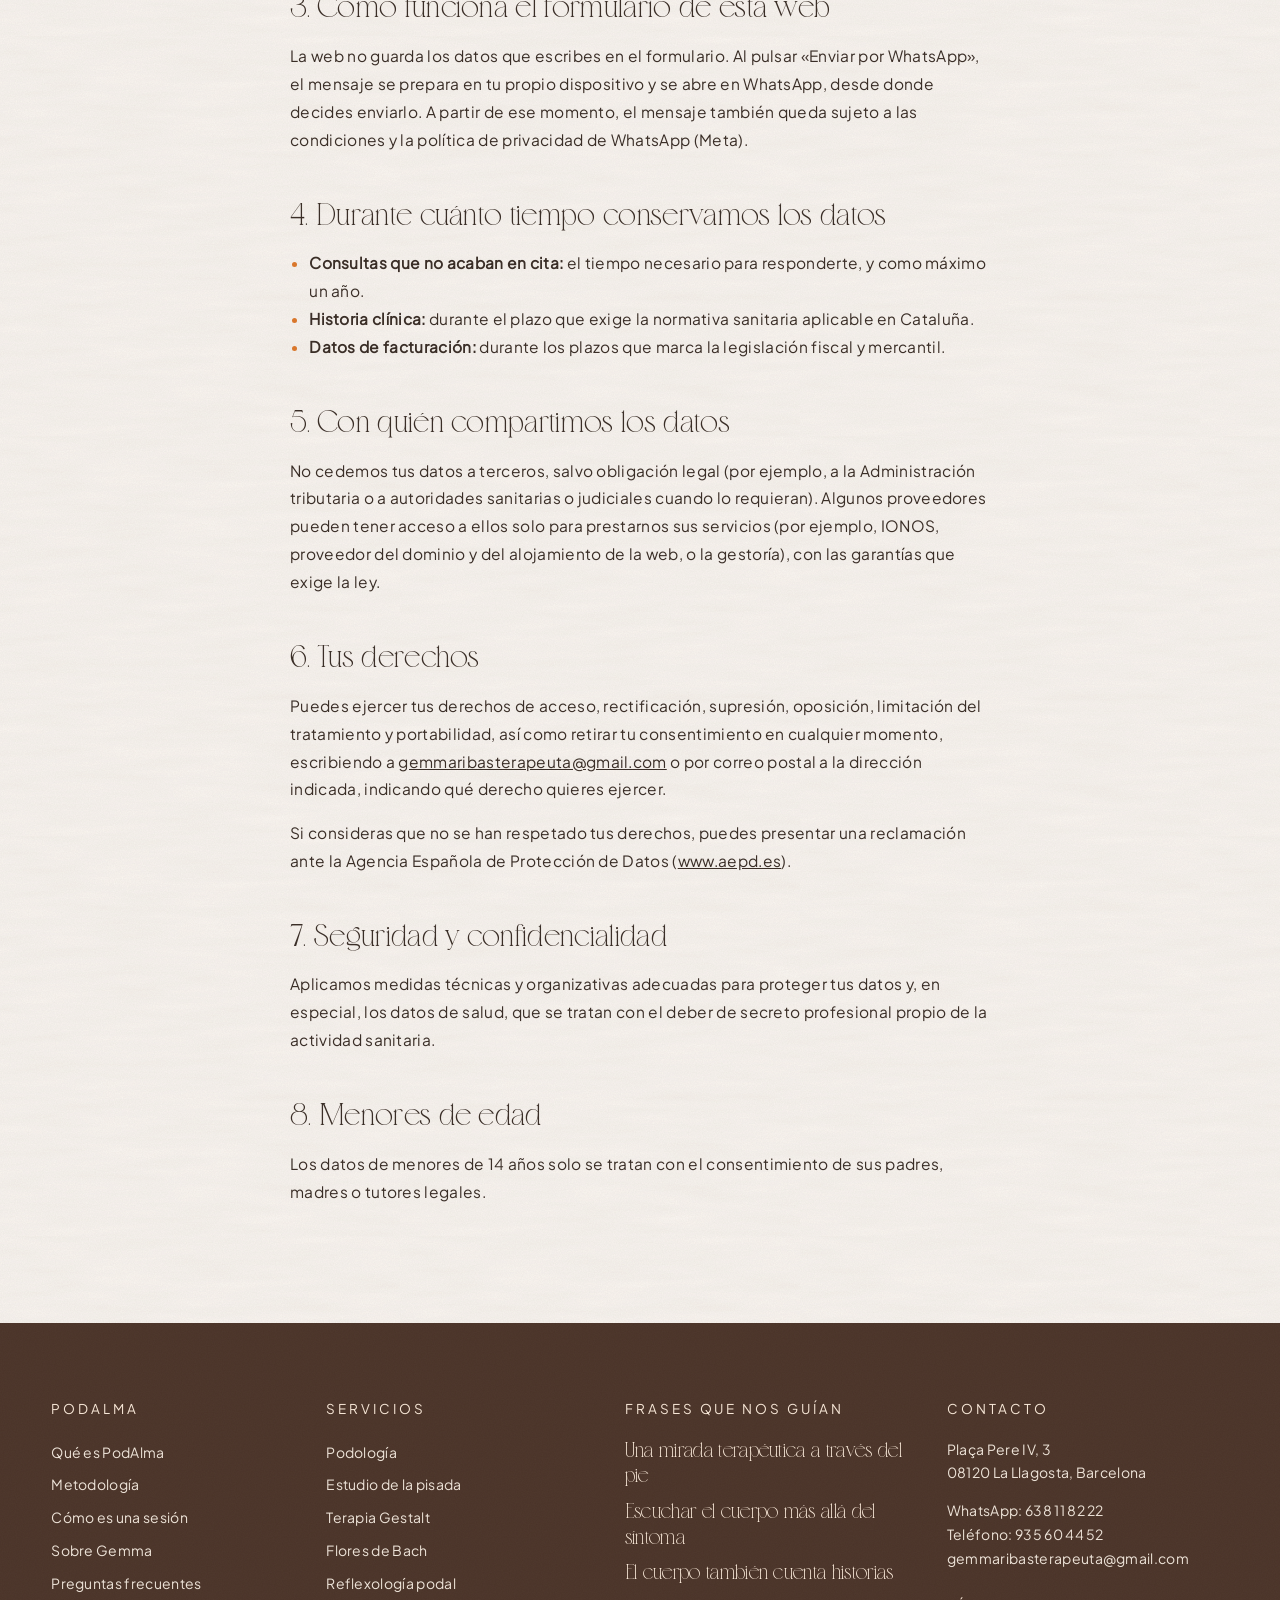
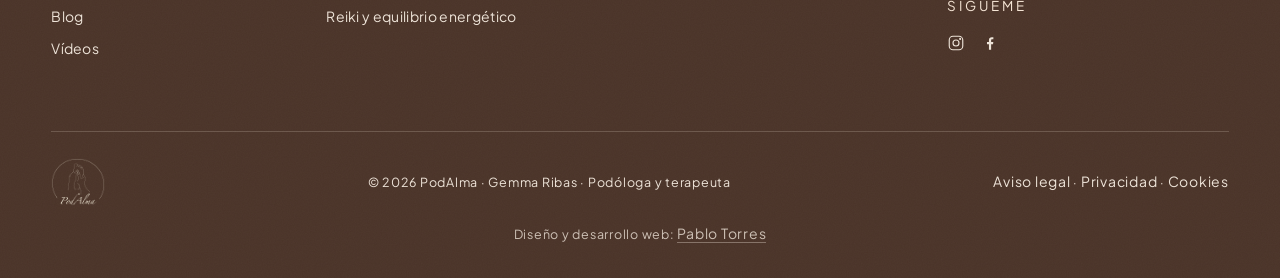
<file: privacidad.html>
<!DOCTYPE html>
<html lang="es">
<head>
  <meta charset="utf-8">
  <meta name="viewport" content="width=device-width, initial-scale=1, viewport-fit=cover">
  <title>Política de privacidad · PodAlma · Gemma Ribas</title>
  <meta name="description" content="Cómo trata PodAlma los datos personales de las personas que contactan o acuden a consulta.">
  <link rel="canonical" href="https://gemmaribas.com/privacidad.html">
  <meta property="og:type" content="website">
  <meta property="og:site_name" content="PodAlma · Gemma Ribas">
  <meta property="og:locale" content="es_ES">
  <meta property="og:url" content="https://gemmaribas.com/privacidad.html">
  <meta property="og:title" content="Política de privacidad · PodAlma · Gemma Ribas">
  <meta property="og:description" content="Cómo trata PodAlma los datos personales de las personas que contactan o acuden a consulta.">
  <meta property="og:image" content="https://gemmaribas.com/assets/img/og-podalma.jpg">
  <meta property="og:image:width" content="1200">
  <meta property="og:image:height" content="630">
  <meta name="twitter:card" content="summary_large_image">
  <meta name="theme-color" content="#F1EAE2">
  <link rel="icon" href="assets/img/podalma-logo.png">
  <link rel="stylesheet" href="css/styles.css">
  <script>document.documentElement.classList.add('js')</script>
</head>
<body class="subpage">

  <a class="skip" href="#main">Saltar al contenido</a>

  <!-- ============ CABECERA ============ -->
  <header class="header" id="header">
    <div class="header__inner">
      <a class="header__logo" href="index.html" aria-label="PodAlma, inicio">
        <img src="assets/img/podalma-logo.png" alt="" width="44" height="39">
        <span><em>Pod</em>Alma <small>by Gemma Ribas</small></span>
      </a>
      <nav class="nav" id="nav" aria-label="Principal">
        <a href="index.html#podalma">PodAlma</a>
        <a href="index.html#metodologia">Metodología</a>
        <a href="index.html#sesion">La sesión</a>
        <a href="index.html#servicios">Servicios</a>
        <a href="index.html#sobre-gemma">Sobre Gemma</a>
        <a href="blog.html">Blog</a>
        <a href="videos.html">Vídeos</a>
        <a href="index.html#contacto">Contacto</a>
      </nav>
      <div class="header__icons">
        <a href="https://instagram.com/gemma_terapias" target="_blank" rel="noopener" aria-label="Instagram">
          <svg viewBox="0 0 24 24" width="17" height="17" fill="none" stroke="currentColor" stroke-width="1.5"><rect x="3" y="3" width="18" height="18" rx="5"/><circle cx="12" cy="12" r="4"/><circle cx="17.5" cy="6.5" r=".6" fill="currentColor"/></svg>
        </a>
        <a href="#" data-wa="Hola Gemma, me gustaría pedir información sobre PodAlma." aria-label="WhatsApp">
          <svg viewBox="0 0 24 24" width="17" height="17" fill="none" stroke="currentColor" stroke-width="1.5"><path d="M4 20l1.3-3.9A8 8 0 1 1 8 19z"/><path d="M9 9.5c.3 1.800 2.200 3.900 4.500 4.500l1-1.200 1.800.8c-.2 1-1 1.600-2 1.600-3 0-6-3-6-6 0-1 .6-1.800 1.600-2l.8 1.800z" fill="currentColor" stroke="none"/></svg>
        </a>
        <button class="burger" id="burger" aria-label="Abrir menú" aria-expanded="false" aria-controls="nav"><span></span><span></span></button>
      </div>
    </div>
  </header>

  <main id="main">

    <article class="legal-page">
      <header class="page-head">
        <p class="eyebrow">Información legal</p>
        <h1 class="title">Política de privacidad</h1>
        <p class="page-head__lead updated">Última actualización: 19 de octubre de 2026</p>
      </header>

      <div class="prose legal paper">
        <p>Esta política explica cómo se tratan tus datos personales cuando visitas esta web, contactas con PodAlma o acudes a consulta, conforme al Reglamento (UE) 2016/679 (RGPD) y a la Ley Orgánica 3/2018 de Protección de Datos Personales y garantía de los derechos digitales (LOPDGDD).</p>
        <h2>1. Responsable del tratamiento</h2>
        <ul>
        <li><strong>Responsable:</strong> Gemma Ribas Hernández</li>
        <li><strong>NIF:</strong> 52437363P</li>
        <li><strong>Domicilio:</strong> Plaça Pere IV, 3, 08120 La Llagosta (Barcelona)</li>
        <li><strong>Contacto:</strong> <a href="mailto:gemmaribasterapeuta@gmail.com">gemmaribasterapeuta@gmail.com</a> · Teléfono <a href="tel:+34935604452">935 60 44 52</a> · WhatsApp <a href="https://wa.me/34638118222">638 11 82 22</a></li>
        </ul>
        <h2>2. Qué datos tratamos y para qué</h2>
        <table>
        <thead><tr><th>Situación</th><th>Datos</th><th>Finalidad</th><th>Base legal</th></tr></thead>
        <tbody>
        <tr><td>Formulario de contacto, WhatsApp, teléfono o correo</td><td>Nombre, apellidos, email, teléfono y lo que nos cuentes en tu mensaje</td><td>Responder a tu consulta y, si lo deseas, gestionar tu cita</td><td>Tu consentimiento y la aplicación de medidas precontractuales a petición tuya</td></tr>
        <tr><td>Atención en consulta</td><td>Datos identificativos y de contacto, y datos de salud necesarios para la valoración y el tratamiento (historia clínica)</td><td>Prestar el servicio de podología y acompañamiento, y cumplir las obligaciones sanitarias</td><td>Prestación del servicio y obligación legal; los datos de salud se tratan para fines de asistencia sanitaria (art. 9.2.h RGPD)</td></tr>
        <tr><td>Facturación</td><td>Datos identificativos y fiscales</td><td>Emitir facturas y cumplir obligaciones contables y fiscales</td><td>Obligación legal</td></tr>
        </tbody>
        </table>
        <p>No es necesario que envíes información de salud por el formulario ni por WhatsApp: basta con una idea general de lo que te trae a consulta. El resto lo hablaremos en persona.</p>
        <h2>3. Cómo funciona el formulario de esta web</h2>
        <p>La web no guarda los datos que escribes en el formulario. Al pulsar «Enviar por WhatsApp», el mensaje se prepara en tu propio dispositivo y se abre en WhatsApp, desde donde decides enviarlo. A partir de ese momento, el mensaje también queda sujeto a las condiciones y la política de privacidad de WhatsApp (Meta).</p>
        <h2>4. Durante cuánto tiempo conservamos los datos</h2>
        <ul>
        <li><strong>Consultas que no acaban en cita:</strong> el tiempo necesario para responderte, y como máximo un año.</li>
        <li><strong>Historia clínica:</strong> durante el plazo que exige la normativa sanitaria aplicable en Cataluña.</li>
        <li><strong>Datos de facturación:</strong> durante los plazos que marca la legislación fiscal y mercantil.</li>
        </ul>
        <h2>5. Con quién compartimos los datos</h2>
        <p>No cedemos tus datos a terceros, salvo obligación legal (por ejemplo, a la Administración tributaria o a autoridades sanitarias o judiciales cuando lo requieran). Algunos proveedores pueden tener acceso a ellos solo para prestarnos sus servicios (por ejemplo, IONOS, proveedor del dominio y del alojamiento de la web, o la gestoría), con las garantías que exige la ley.</p>
        <h2>6. Tus derechos</h2>
        <p>Puedes ejercer tus derechos de acceso, rectificación, supresión, oposición, limitación del tratamiento y portabilidad, así como retirar tu consentimiento en cualquier momento, escribiendo a <a href="mailto:gemmaribasterapeuta@gmail.com">gemmaribasterapeuta@gmail.com</a> o por correo postal a la dirección indicada, indicando qué derecho quieres ejercer.</p>
        <p>Si consideras que no se han respetado tus derechos, puedes presentar una reclamación ante la Agencia Española de Protección de Datos (<a href="https://www.aepd.es" target="_blank" rel="noopener">www.aepd.es</a>).</p>
        <h2>7. Seguridad y confidencialidad</h2>
        <p>Aplicamos medidas técnicas y organizativas adecuadas para proteger tus datos y, en especial, los datos de salud, que se tratan con el deber de secreto profesional propio de la actividad sanitaria.</p>
        <h2>8. Menores de edad</h2>
        <p>Los datos de menores de 14 años solo se tratan con el consentimiento de sus padres, madres o tutores legales.</p>
      </div>
    </article>

  </main>

  <!-- ============ PIE ============ -->
  <footer class="footer">
    <div class="footer__grid">
      <div>
        <h3 class="eyebrow eyebrow--light">PodAlma</h3>
        <ul>
          <li><a href="index.html#podalma">Qué es PodAlma</a></li>
          <li><a href="index.html#metodologia">Metodología</a></li>
          <li><a href="index.html#sesion">Cómo es una sesión</a></li>
          <li><a href="index.html#sobre-gemma">Sobre Gemma</a></li>
          <li><a href="index.html#faq">Preguntas frecuentes</a></li>
          <li><a href="blog.html">Blog</a></li>
          <li><a href="videos.html">Vídeos</a></li>
        </ul>
      </div>
      <div>
        <h3 class="eyebrow eyebrow--light">Servicios</h3>
        <ul>
          <li><a href="index.html#servicios">Podología</a></li>
          <li><a href="index.html#servicios">Estudio de la pisada</a></li>
          <li><a href="index.html#servicios">Terapia Gestalt</a></li>
          <li><a href="index.html#servicios">Flores de Bach</a></li>
          <li><a href="index.html#servicios">Reflexología podal</a></li>
          <li><a href="index.html#servicios">Reiki y equilibrio energético</a></li>
        </ul>
      </div>
      <div class="footer__brand">
        <h3 class="eyebrow eyebrow--light">Frases que nos guían</h3>
        <p>Una mirada terapéutica a través del pie</p>
        <p>Escuchar el cuerpo más allá del síntoma</p>
        <p>El cuerpo también cuenta historias</p>
      </div>
      <div>
        <h3 class="eyebrow eyebrow--light">Contacto</h3>
        <p>Plaça Pere IV, 3<br>08120 La Llagosta, Barcelona</p>
        <p><a href="#" data-wa="Hola Gemma, me gustaría pedir información.">WhatsApp: 638 11 82 22</a><br><a href="tel:+34935604452">Teléfono: 935 60 44 52</a><br><a href="mailto:gemmaribasterapeuta@gmail.com">gemmaribasterapeuta@gmail.com</a></p>
        <h3 class="eyebrow eyebrow--light footer__follow">Sígueme</h3>
        <div class="footer__social">
          <a href="https://instagram.com/gemma_terapias" target="_blank" rel="noopener" aria-label="Instagram"><svg viewBox="0 0 24 24" width="18" height="18" fill="none" stroke="currentColor" stroke-width="1.5"><rect x="3" y="3" width="18" height="18" rx="5"/><circle cx="12" cy="12" r="4"/><circle cx="17.5" cy="6.5" r=".6" fill="currentColor"/></svg></a>
          <a href="https://www.facebook.com/" id="fb-link" target="_blank" rel="noopener" aria-label="Facebook"><svg viewBox="0 0 24 24" width="18" height="18" fill="currentColor"><path d="M13.5 21v-7.5H16l.4-3h-2.900V8.600c0-.9.3-1.500 1.500-1.500h1.500V4.400A20 20 0 0 0 14.300 4.300c-2.200 0-3.700 1.300-3.700 3.800v2.400H8v3h2.600V21z"/></svg></a>
        </div>
      </div>
    </div>
    <div class="footer__bottom">
      <img src="assets/img/podalma-logo.png" alt="PodAlma" width="54" height="48">
      <p>© <span id="year">2026</span> PodAlma · Gemma Ribas · Podóloga y terapeuta</p>
      <p><a href="aviso-legal.html">Aviso legal</a> · <a href="privacidad.html">Privacidad</a> · <a href="cookies.html">Cookies</a></p>
      <p class="footer__credit">Diseño y desarrollo web: <a href="https://www.linkedin.com/in/pablotorrestorres/" target="_blank" rel="noopener">Pablo Torres</a></p>
    </div>
  </footer>

  <a class="wa-float" href="#" data-wa="Hola Gemma, me gustaría pedir información sobre PodAlma." aria-label="Escribir por WhatsApp">
    <svg viewBox="0 0 24 24" width="26" height="26" fill="currentColor"><path d="M12 2a10 10 0 0 0-8.600 15.100L2 22l5-1.300A10 10 0 1 0 12 2zm5.200 14c-.2.600-1.300 1.200-1.800 1.200-.5.100-1 .2-3.300-.7-2.800-1.200-4.500-4-4.700-4.200-.1-.2-1.100-1.500-1.100-2.800s.7-2 .9-2.200c.2-.3.500-.3.700-.3h.5c.2 0 .4 0 .6.500l.8 2c.1.2.1.3 0 .5l-.4.6-.4.4c-.1.2-.3.3-.1.6.2.3.8 1.300 1.700 2.100 1.100 1 2.100 1.300 2.400 1.400.3.1.4.1.6-.1l.8-1c.2-.3.4-.2.6-.1l1.900.9c.3.1.5.2.5.3.1.2.1.8-.1 1.400z"/></svg>
  </a>
  <script src="js/main.js"></script>
</body>
</html>
</file>
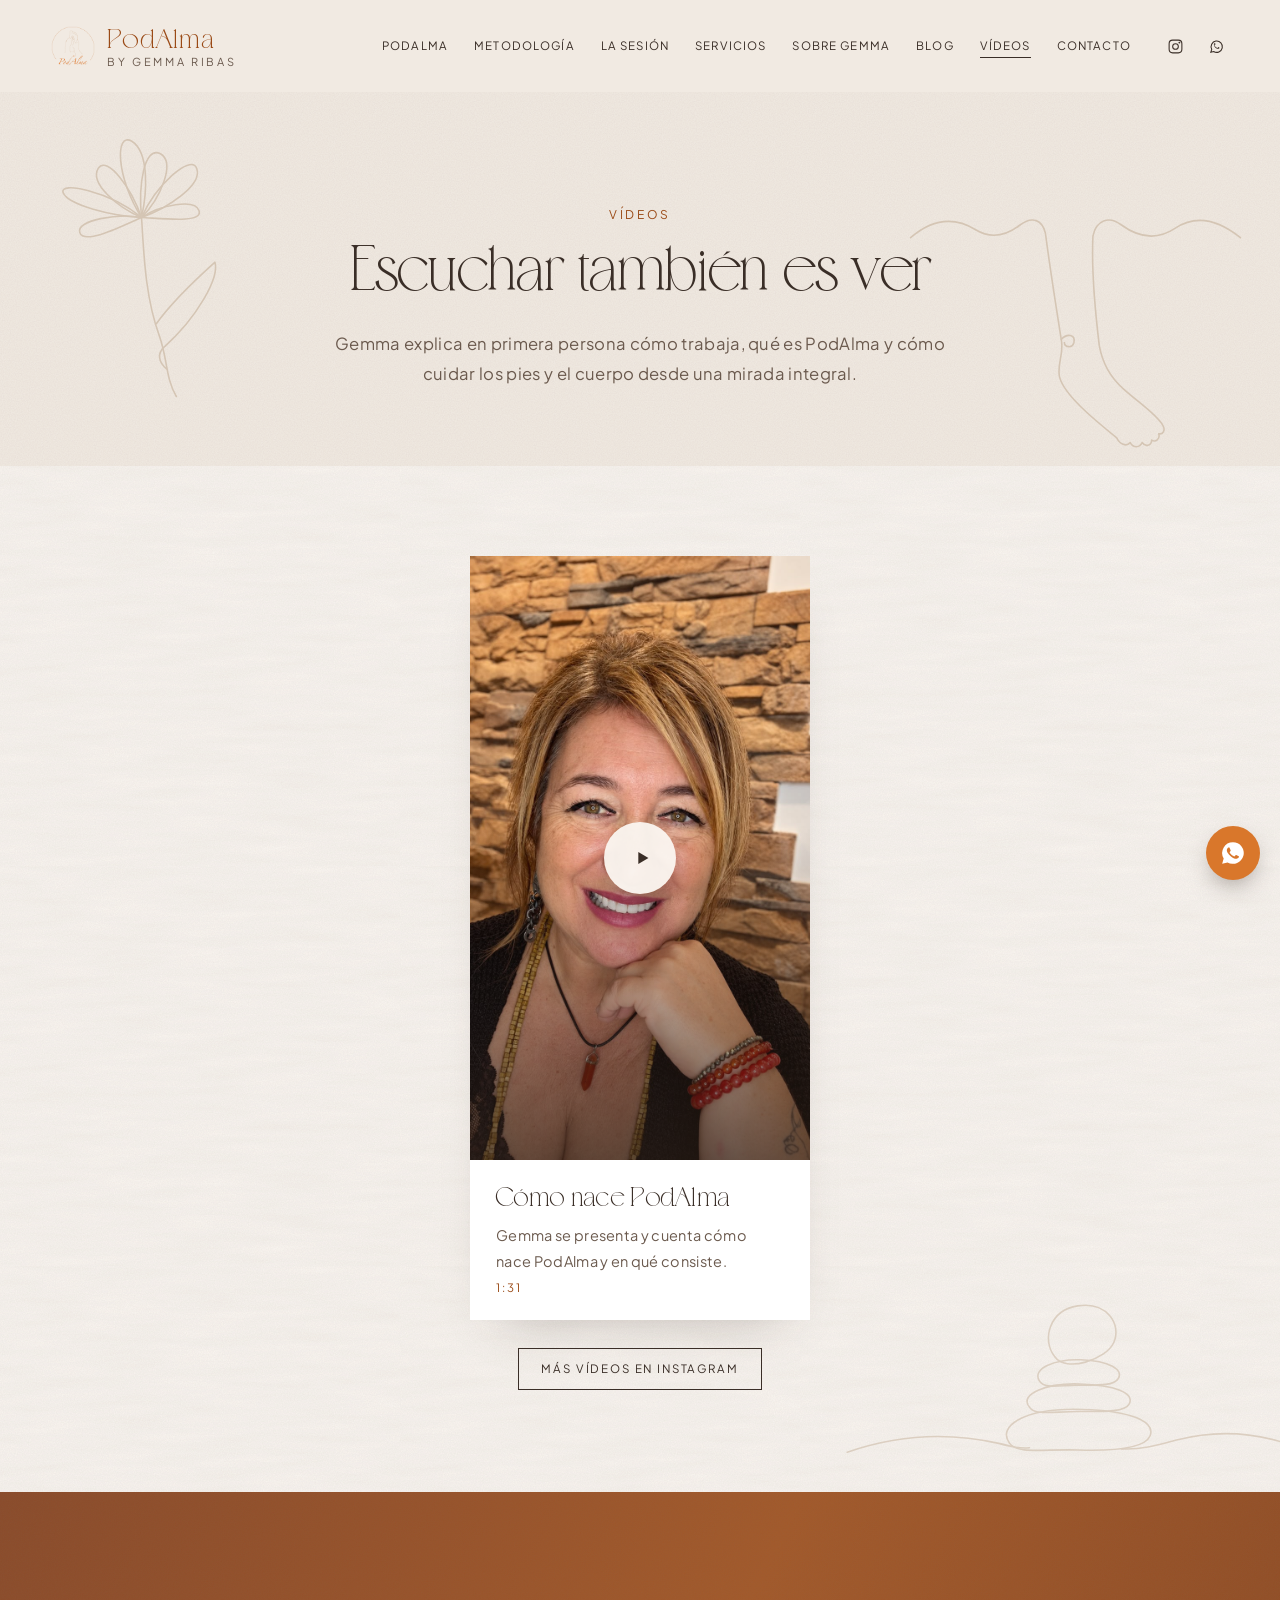
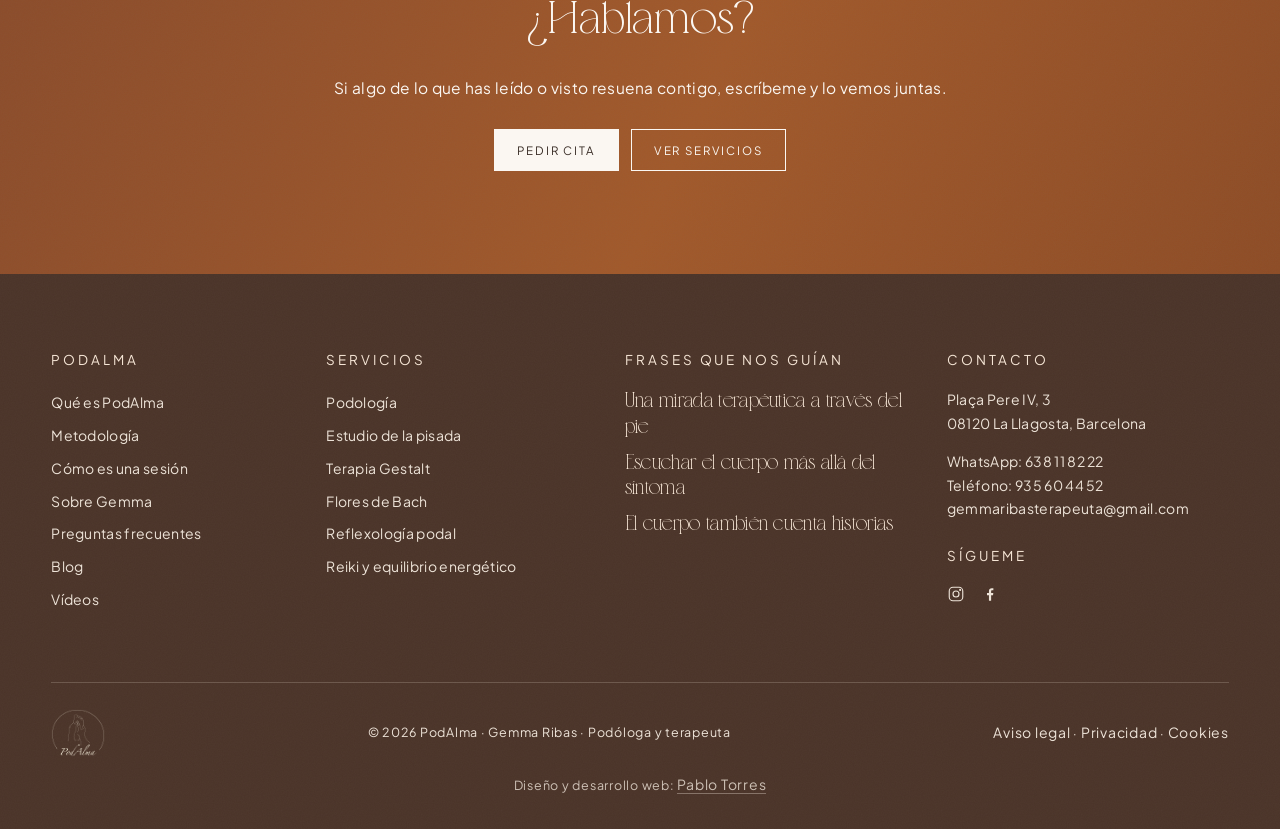
<file: videos.html>
<!DOCTYPE html>
<html lang="es">
<head>
  <meta charset="utf-8">
  <meta name="viewport" content="width=device-width, initial-scale=1, viewport-fit=cover">
  <title>Vídeos · PodAlma · Gemma Ribas</title>
  <meta name="description" content="Vídeos de Gemma Ribas sobre PodAlma, el pie, la pisada y el acompañamiento corporal, emocional y energético.">
  <link rel="canonical" href="https://gemmaribas.com/videos.html">
  <meta property="og:type" content="website">
  <meta property="og:site_name" content="PodAlma · Gemma Ribas">
  <meta property="og:locale" content="es_ES">
  <meta property="og:url" content="https://gemmaribas.com/videos.html">
  <meta property="og:title" content="Vídeos · PodAlma · Gemma Ribas">
  <meta property="og:description" content="Vídeos de Gemma Ribas sobre PodAlma, el pie, la pisada y el acompañamiento corporal, emocional y energético.">
  <meta property="og:image" content="https://gemmaribas.com/assets/img/og-podalma.jpg">
  <meta property="og:image:width" content="1200">
  <meta property="og:image:height" content="630">
  <meta name="twitter:card" content="summary_large_image">
  <meta name="theme-color" content="#F1EAE2">
  <link rel="icon" href="assets/img/podalma-logo.png">
  <link rel="stylesheet" href="css/styles.css">
  <script>document.documentElement.classList.add('js')</script>
</head>
<body class="subpage">

  <a class="skip" href="#main">Saltar al contenido</a>

  <!-- ============ CABECERA ============ -->
  <header class="header" id="header">
    <div class="header__inner">
      <a class="header__logo" href="index.html" aria-label="PodAlma, inicio">
        <img src="assets/img/podalma-logo.png" alt="" width="44" height="39">
        <span><em>Pod</em>Alma <small>by Gemma Ribas</small></span>
      </a>
      <nav class="nav" id="nav" aria-label="Principal">
        <a href="index.html#podalma">PodAlma</a>
        <a href="index.html#metodologia">Metodología</a>
        <a href="index.html#sesion">La sesión</a>
        <a href="index.html#servicios">Servicios</a>
        <a href="index.html#sobre-gemma">Sobre Gemma</a>
        <a href="blog.html">Blog</a>
        <a href="videos.html" class="is-active" aria-current="page">Vídeos</a>
        <a href="index.html#contacto">Contacto</a>
      </nav>
      <div class="header__icons">
        <a href="https://instagram.com/gemma_terapias" target="_blank" rel="noopener" aria-label="Instagram">
          <svg viewBox="0 0 24 24" width="17" height="17" fill="none" stroke="currentColor" stroke-width="1.5"><rect x="3" y="3" width="18" height="18" rx="5"/><circle cx="12" cy="12" r="4"/><circle cx="17.5" cy="6.5" r=".6" fill="currentColor"/></svg>
        </a>
        <a href="#" data-wa="Hola Gemma, me gustaría pedir información sobre PodAlma." aria-label="WhatsApp">
          <svg viewBox="0 0 24 24" width="17" height="17" fill="none" stroke="currentColor" stroke-width="1.5"><path d="M4 20l1.3-3.9A8 8 0 1 1 8 19z"/><path d="M9 9.5c.3 1.800 2.200 3.900 4.500 4.500l1-1.200 1.800.8c-.2 1-1 1.600-2 1.600-3 0-6-3-6-6 0-1 .6-1.800 1.600-2l.8 1.800z" fill="currentColor" stroke="none"/></svg>
        </a>
        <button class="burger" id="burger" aria-label="Abrir menú" aria-expanded="false" aria-controls="nav"><span></span><span></span></button>
      </div>
    </div>
  </header>

  <main id="main">

    <section class="page-head">
      <img class="deco deco--flor-tl" src="assets/img/lineas/flor.svg" alt="" aria-hidden="true">
      <img class="deco deco--pie-tr" src="assets/img/lineas/pie.svg" alt="" aria-hidden="true">
      <p class="eyebrow" data-reveal>Vídeos</p>
      <h1 class="title" data-reveal>Escuchar también es ver</h1>
      <p class="page-head__lead" data-reveal>Gemma explica en primera persona cómo trabaja, qué es PodAlma y cómo cuidar los pies y el cuerpo desde una mirada integral.</p>
    </section>

    <!-- Los vídeos se añaden en js/contenido.js -->
    <section class="listing paper">
      <img class="deco deco--piedras-br" src="assets/img/lineas/piedras.svg" alt="" aria-hidden="true">
      <div class="journal__grid journal__grid--videos" id="video-list"></div>
      <div class="buttons buttons--center">
        <a class="btn" href="https://instagram.com/gemma_terapias" target="_blank" rel="noopener">Más vídeos en Instagram</a>
      </div>
    </section>

    <!-- ============ LLAMADA A LA ACCIÓN ============ -->
    <section class="cta">
      <div class="cta__inner" data-reveal>
        <h2 class="title">¿Hablamos?</h2>
        <p>Si algo de lo que has leído o visto resuena contigo, escríbeme y lo vemos juntas.</p>
        <div class="buttons buttons--center">
          <a class="btn btn--solid-light" href="#" data-wa="Hola Gemma, me gustaría pedir información sobre PodAlma.">Pedir cita</a>
          <a class="btn btn--light" href="index.html#servicios">Ver servicios</a>
        </div>
      </div>
    </section>

  </main>

  <!-- ============ PIE ============ -->
  <footer class="footer">
    <div class="footer__grid">
      <div>
        <h3 class="eyebrow eyebrow--light">PodAlma</h3>
        <ul>
          <li><a href="index.html#podalma">Qué es PodAlma</a></li>
          <li><a href="index.html#metodologia">Metodología</a></li>
          <li><a href="index.html#sesion">Cómo es una sesión</a></li>
          <li><a href="index.html#sobre-gemma">Sobre Gemma</a></li>
          <li><a href="index.html#faq">Preguntas frecuentes</a></li>
          <li><a href="blog.html">Blog</a></li>
          <li><a href="videos.html">Vídeos</a></li>
        </ul>
      </div>
      <div>
        <h3 class="eyebrow eyebrow--light">Servicios</h3>
        <ul>
          <li><a href="index.html#servicios">Podología</a></li>
          <li><a href="index.html#servicios">Estudio de la pisada</a></li>
          <li><a href="index.html#servicios">Terapia Gestalt</a></li>
          <li><a href="index.html#servicios">Flores de Bach</a></li>
          <li><a href="index.html#servicios">Reflexología podal</a></li>
          <li><a href="index.html#servicios">Reiki y equilibrio energético</a></li>
        </ul>
      </div>
      <div class="footer__brand">
        <h3 class="eyebrow eyebrow--light">Frases que nos guían</h3>
        <p>Una mirada terapéutica a través del pie</p>
        <p>Escuchar el cuerpo más allá del síntoma</p>
        <p>El cuerpo también cuenta historias</p>
      </div>
      <div>
        <h3 class="eyebrow eyebrow--light">Contacto</h3>
        <p>Plaça Pere IV, 3<br>08120 La Llagosta, Barcelona</p>
        <p><a href="#" data-wa="Hola Gemma, me gustaría pedir información.">WhatsApp: 638 11 82 22</a><br><a href="tel:+34935604452">Teléfono: 935 60 44 52</a><br><a href="mailto:gemmaribasterapeuta@gmail.com">gemmaribasterapeuta@gmail.com</a></p>
        <h3 class="eyebrow eyebrow--light footer__follow">Sígueme</h3>
        <div class="footer__social">
          <a href="https://instagram.com/gemma_terapias" target="_blank" rel="noopener" aria-label="Instagram"><svg viewBox="0 0 24 24" width="18" height="18" fill="none" stroke="currentColor" stroke-width="1.5"><rect x="3" y="3" width="18" height="18" rx="5"/><circle cx="12" cy="12" r="4"/><circle cx="17.5" cy="6.5" r=".6" fill="currentColor"/></svg></a>
          <a href="https://www.facebook.com/" id="fb-link" target="_blank" rel="noopener" aria-label="Facebook"><svg viewBox="0 0 24 24" width="18" height="18" fill="currentColor"><path d="M13.5 21v-7.5H16l.4-3h-2.900V8.600c0-.9.3-1.500 1.500-1.500h1.500V4.400A20 20 0 0 0 14.300 4.300c-2.200 0-3.700 1.300-3.700 3.800v2.400H8v3h2.600V21z"/></svg></a>
        </div>
      </div>
    </div>
    <div class="footer__bottom">
      <img src="assets/img/podalma-logo.png" alt="PodAlma" width="54" height="48">
      <p>© <span id="year">2026</span> PodAlma · Gemma Ribas · Podóloga y terapeuta</p>
      <p><a href="aviso-legal.html">Aviso legal</a> · <a href="privacidad.html">Privacidad</a> · <a href="cookies.html">Cookies</a></p>
      <p class="footer__credit">Diseño y desarrollo web: <a href="https://www.linkedin.com/in/pablotorrestorres/" target="_blank" rel="noopener">Pablo Torres</a></p>
    </div>
  </footer>

  <a class="wa-float" href="#" data-wa="Hola Gemma, me gustaría pedir información sobre PodAlma." aria-label="Escribir por WhatsApp">
    <svg viewBox="0 0 24 24" width="26" height="26" fill="currentColor"><path d="M12 2a10 10 0 0 0-8.600 15.100L2 22l5-1.300A10 10 0 1 0 12 2zm5.200 14c-.2.600-1.300 1.200-1.800 1.200-.5.100-1 .2-3.300-.7-2.800-1.200-4.500-4-4.700-4.200-.1-.2-1.100-1.500-1.100-2.800s.7-2 .9-2.200c.2-.3.500-.3.700-.3h.5c.2 0 .4 0 .6.500l.8 2c.1.2.1.3 0 .5l-.4.6-.4.4c-.1.2-.3.3-.1.6.2.3.8 1.300 1.700 2.100 1.100 1 2.100 1.300 2.400 1.400.3.1.4.1.6-.1l.8-1c.2-.3.4-.2.6-.1l1.900.9c.3.1.5.2.5.3.1.2.1.8-.1 1.400z"/></svg>
  </a>
  <script src="js/contenido.js"></script>
  <script src="js/main.js"></script>
</body>
</html>
</file>
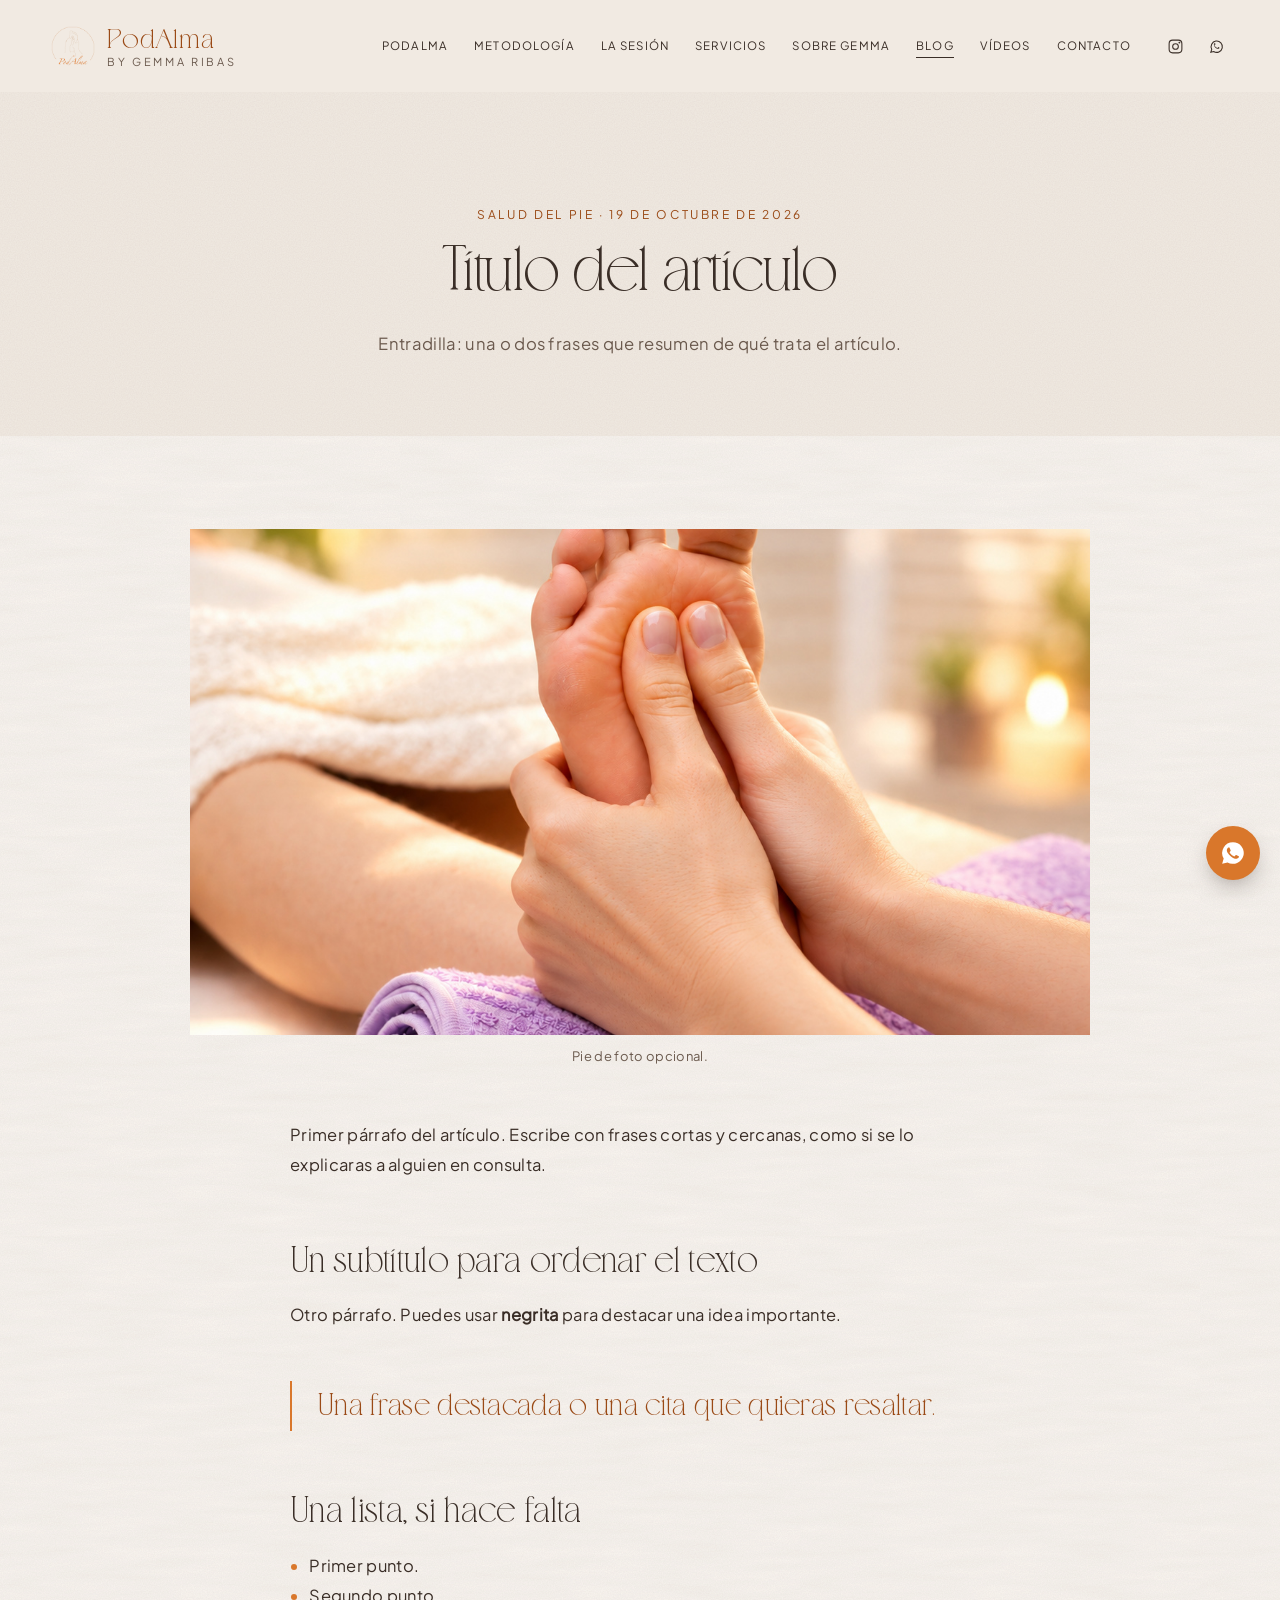
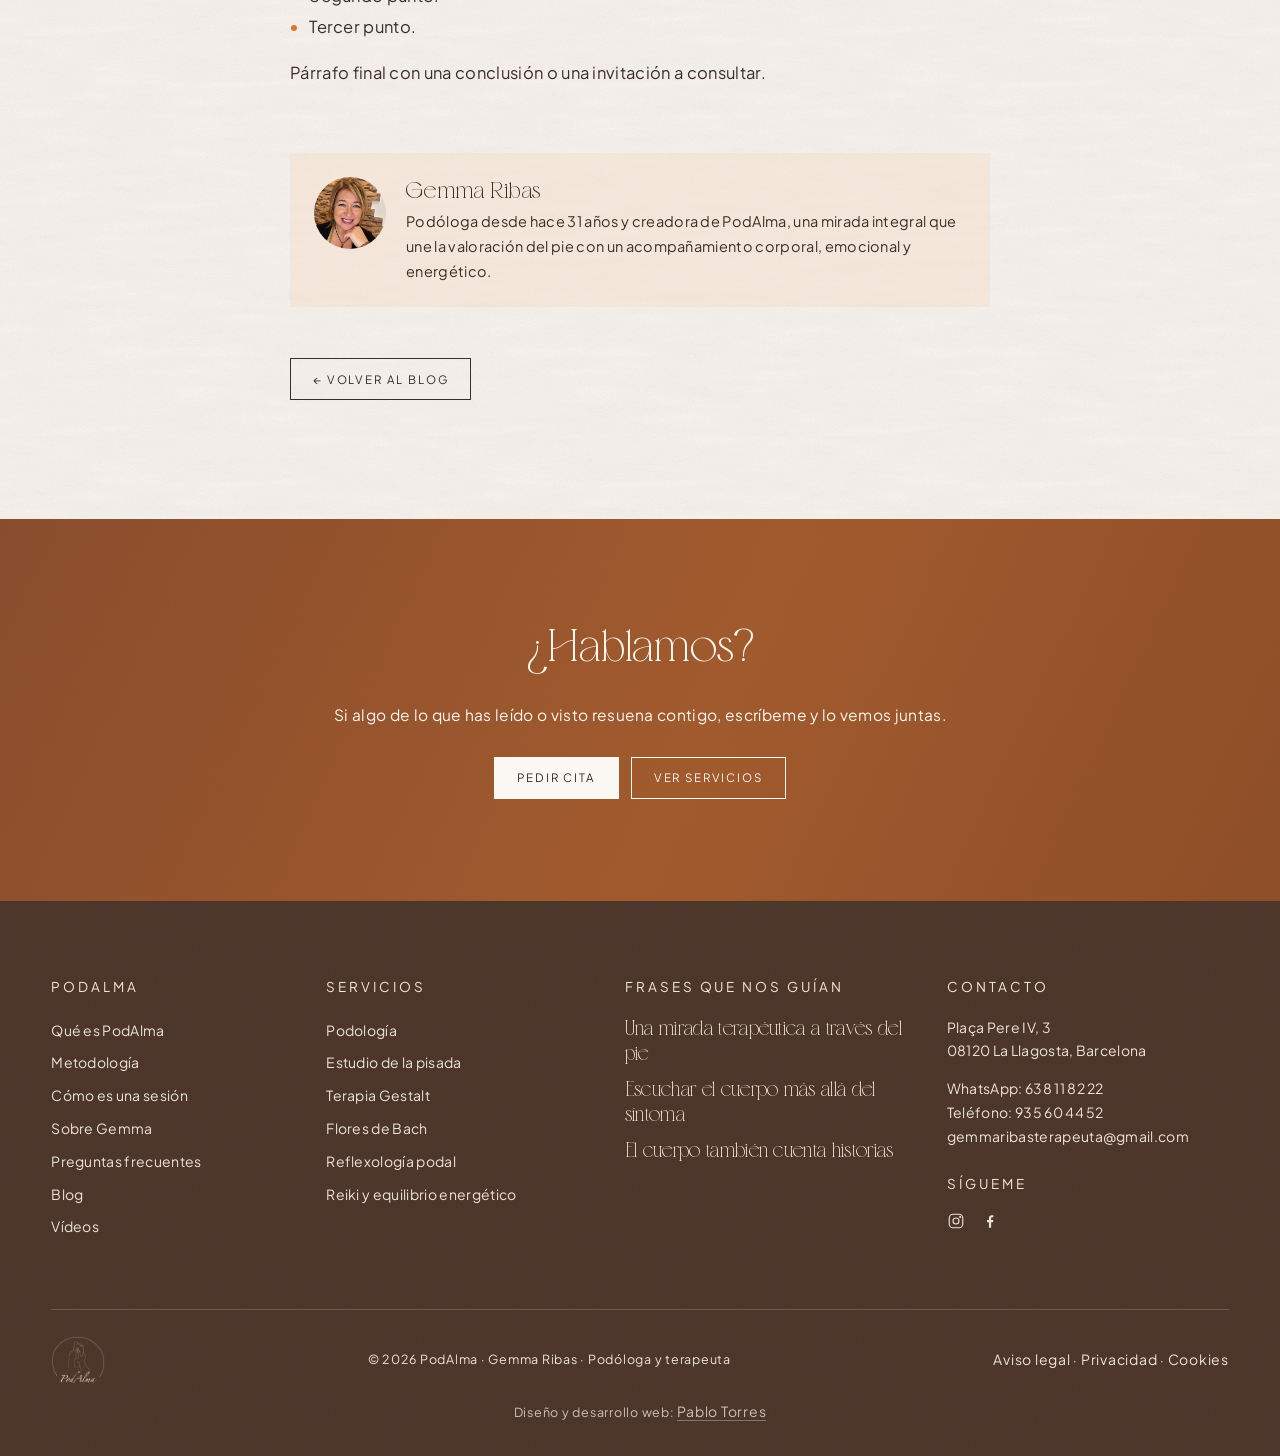
<file: blog/_plantilla-articulo.html>
<!DOCTYPE html>
<html lang="es">
<head>
  <meta charset="utf-8">
  <meta name="viewport" content="width=device-width, initial-scale=1, viewport-fit=cover">
  <title>Título del artículo · Blog PodAlma</title>
  <meta name="description" content="Resumen del artículo en una o dos frases (aparece en Google).">
  <link rel="canonical" href="https://gemmaribas.com/blog/nombre-del-articulo.html">
  <meta property="og:type" content="website">
  <meta property="og:site_name" content="PodAlma · Gemma Ribas">
  <meta property="og:locale" content="es_ES">
  <meta property="og:url" content="https://gemmaribas.com/blog/nombre-del-articulo.html">
  <meta property="og:title" content="Título del artículo · Blog PodAlma">
  <meta property="og:description" content="Resumen del artículo en una o dos frases (aparece en Google).">
  <meta property="og:image" content="https://gemmaribas.com/assets/img/og-podalma.jpg">
  <meta property="og:image:width" content="1200">
  <meta property="og:image:height" content="630">
  <meta name="twitter:card" content="summary_large_image">
  <meta name="theme-color" content="#F1EAE2">
  <link rel="icon" href="../assets/img/podalma-logo.png">
  <link rel="stylesheet" href="../css/styles.css">
  <script>document.documentElement.classList.add('js')</script>
</head>
<body class="subpage">

  <a class="skip" href="#main">Saltar al contenido</a>

  <!-- ============ CABECERA ============ -->
  <header class="header" id="header">
    <div class="header__inner">
      <a class="header__logo" href="../index.html" aria-label="PodAlma, inicio">
        <img src="../assets/img/podalma-logo.png" alt="" width="44" height="39">
        <span><em>Pod</em>Alma <small>by Gemma Ribas</small></span>
      </a>
      <nav class="nav" id="nav" aria-label="Principal">
        <a href="../index.html#podalma">PodAlma</a>
        <a href="../index.html#metodologia">Metodología</a>
        <a href="../index.html#sesion">La sesión</a>
        <a href="../index.html#servicios">Servicios</a>
        <a href="../index.html#sobre-gemma">Sobre Gemma</a>
        <a href="../blog.html" class="is-active" aria-current="page">Blog</a>
        <a href="../videos.html">Vídeos</a>
        <a href="../index.html#contacto">Contacto</a>
      </nav>
      <div class="header__icons">
        <a href="https://instagram.com/gemma_terapias" target="_blank" rel="noopener" aria-label="Instagram">
          <svg viewBox="0 0 24 24" width="17" height="17" fill="none" stroke="currentColor" stroke-width="1.5"><rect x="3" y="3" width="18" height="18" rx="5"/><circle cx="12" cy="12" r="4"/><circle cx="17.5" cy="6.5" r=".6" fill="currentColor"/></svg>
        </a>
        <a href="#" data-wa="Hola Gemma, me gustaría pedir información sobre PodAlma." aria-label="WhatsApp">
          <svg viewBox="0 0 24 24" width="17" height="17" fill="none" stroke="currentColor" stroke-width="1.5"><path d="M4 20l1.3-3.9A8 8 0 1 1 8 19z"/><path d="M9 9.5c.3 1.800 2.200 3.900 4.500 4.500l1-1.200 1.800.8c-.2 1-1 1.600-2 1.600-3 0-6-3-6-6 0-1 .6-1.800 1.600-2l.8 1.800z" fill="currentColor" stroke="none"/></svg>
        </a>
        <button class="burger" id="burger" aria-label="Abrir menú" aria-expanded="false" aria-controls="nav"><span></span><span></span></button>
      </div>
    </div>
  </header>

  <main id="main">
  <!--
    CÓMO PUBLICAR UN ARTÍCULO
    1. Copia este archivo dentro de la carpeta «blog» y cámbiale el nombre,
       por ejemplo: fascitis-plantar.html (sin espacios ni tildes).
    2. Cambia el <title>, la descripción y las dos direcciones «nombre-del-articulo» de arriba.
    3. Escribe el artículo sustituyendo los textos de ejemplo.
    4. En js/contenido.js, en la lista BLOG, pon en «enlace»: 'blog/fascitis-plantar.html'
    5. En sitemap.xml, añade un bloque <url> con la dirección del artículo
       (https://gemmaribas.com/blog/fascitis-plantar.html) para que Google lo encuentre.
  -->

    <article class="post-page">
      <header class="page-head">
        <p class="eyebrow" data-reveal>Salud del pie · 19 de octubre de 2026</p>
        <h1 class="title" data-reveal>Título del artículo</h1>
        <p class="page-head__lead" data-reveal>Entradilla: una o dos frases que resumen de qué trata el artículo.</p>
      </header>

      <div class="prose paper">
        <!-- Imagen de portada (opcional): borra el bloque <figure> si no la usas -->
        <figure>
          <img src="../assets/img/masaje-pie.jpeg" alt="Describe aquí la imagen">
          <figcaption>Pie de foto opcional.</figcaption>
        </figure>

        <p>Primer párrafo del artículo. Escribe con frases cortas y cercanas, como si se lo explicaras a alguien en consulta.</p>

        <h2>Un subtítulo para ordenar el texto</h2>
        <p>Otro párrafo. Puedes usar <strong>negrita</strong> para destacar una idea importante.</p>

        <blockquote>Una frase destacada o una cita que quieras resaltar.</blockquote>

        <h2>Una lista, si hace falta</h2>
        <ul>
          <li>Primer punto.</li>
          <li>Segundo punto.</li>
          <li>Tercer punto.</li>
        </ul>

        <p>Párrafo final con una conclusión o una invitación a consultar.</p>

        <aside class="author">
          <img src="../assets/img/gemma.jpeg" alt="" width="72" height="72">
          <div>
            <p class="author__name">Gemma Ribas</p>
            <p>Podóloga desde hace 31 años y creadora de PodAlma, una mirada integral que une la valoración del pie con un acompañamiento corporal, emocional y energético.</p>
          </div>
        </aside>

        <p class="post-page__back"><a class="btn" href="../blog.html">← Volver al blog</a></p>
      </div>
    </article>

    <!-- ============ LLAMADA A LA ACCIÓN ============ -->
    <section class="cta">
      <div class="cta__inner" data-reveal>
        <h2 class="title">¿Hablamos?</h2>
        <p>Si algo de lo que has leído o visto resuena contigo, escríbeme y lo vemos juntas.</p>
        <div class="buttons buttons--center">
          <a class="btn btn--solid-light" href="#" data-wa="Hola Gemma, me gustaría pedir información sobre PodAlma.">Pedir cita</a>
          <a class="btn btn--light" href="../index.html#servicios">Ver servicios</a>
        </div>
      </div>
    </section>

  </main>

  <!-- ============ PIE ============ -->
  <footer class="footer">
    <div class="footer__grid">
      <div>
        <h3 class="eyebrow eyebrow--light">PodAlma</h3>
        <ul>
          <li><a href="../index.html#podalma">Qué es PodAlma</a></li>
          <li><a href="../index.html#metodologia">Metodología</a></li>
          <li><a href="../index.html#sesion">Cómo es una sesión</a></li>
          <li><a href="../index.html#sobre-gemma">Sobre Gemma</a></li>
          <li><a href="../index.html#faq">Preguntas frecuentes</a></li>
          <li><a href="../blog.html">Blog</a></li>
          <li><a href="../videos.html">Vídeos</a></li>
        </ul>
      </div>
      <div>
        <h3 class="eyebrow eyebrow--light">Servicios</h3>
        <ul>
          <li><a href="../index.html#servicios">Podología</a></li>
          <li><a href="../index.html#servicios">Estudio de la pisada</a></li>
          <li><a href="../index.html#servicios">Terapia Gestalt</a></li>
          <li><a href="../index.html#servicios">Flores de Bach</a></li>
          <li><a href="../index.html#servicios">Reflexología podal</a></li>
          <li><a href="../index.html#servicios">Reiki y equilibrio energético</a></li>
        </ul>
      </div>
      <div class="footer__brand">
        <h3 class="eyebrow eyebrow--light">Frases que nos guían</h3>
        <p>Una mirada terapéutica a través del pie</p>
        <p>Escuchar el cuerpo más allá del síntoma</p>
        <p>El cuerpo también cuenta historias</p>
      </div>
      <div>
        <h3 class="eyebrow eyebrow--light">Contacto</h3>
        <p>Plaça Pere IV, 3<br>08120 La Llagosta, Barcelona</p>
        <p><a href="#" data-wa="Hola Gemma, me gustaría pedir información.">WhatsApp: 638 11 82 22</a><br><a href="tel:+34935604452">Teléfono: 935 60 44 52</a><br><a href="mailto:gemmaribasterapeuta@gmail.com">gemmaribasterapeuta@gmail.com</a></p>
        <h3 class="eyebrow eyebrow--light footer__follow">Sígueme</h3>
        <div class="footer__social">
          <a href="https://instagram.com/gemma_terapias" target="_blank" rel="noopener" aria-label="Instagram"><svg viewBox="0 0 24 24" width="18" height="18" fill="none" stroke="currentColor" stroke-width="1.5"><rect x="3" y="3" width="18" height="18" rx="5"/><circle cx="12" cy="12" r="4"/><circle cx="17.5" cy="6.5" r=".6" fill="currentColor"/></svg></a>
          <a href="https://www.facebook.com/" id="fb-link" target="_blank" rel="noopener" aria-label="Facebook"><svg viewBox="0 0 24 24" width="18" height="18" fill="currentColor"><path d="M13.5 21v-7.5H16l.4-3h-2.900V8.600c0-.9.3-1.500 1.500-1.500h1.500V4.400A20 20 0 0 0 14.300 4.300c-2.200 0-3.700 1.300-3.700 3.800v2.400H8v3h2.600V21z"/></svg></a>
        </div>
      </div>
    </div>
    <div class="footer__bottom">
      <img src="../assets/img/podalma-logo.png" alt="PodAlma" width="54" height="48">
      <p>© <span id="year">2026</span> PodAlma · Gemma Ribas · Podóloga y terapeuta</p>
      <p><a href="../aviso-legal.html">Aviso legal</a> · <a href="../privacidad.html">Privacidad</a> · <a href="../cookies.html">Cookies</a></p>
      <p class="footer__credit">Diseño y desarrollo web: <a href="https://www.linkedin.com/in/pablotorrestorres/" target="_blank" rel="noopener">Pablo Torres</a></p>
    </div>
  </footer>

  <a class="wa-float" href="#" data-wa="Hola Gemma, me gustaría pedir información sobre PodAlma." aria-label="Escribir por WhatsApp">
    <svg viewBox="0 0 24 24" width="26" height="26" fill="currentColor"><path d="M12 2a10 10 0 0 0-8.600 15.100L2 22l5-1.300A10 10 0 1 0 12 2zm5.200 14c-.2.600-1.300 1.200-1.800 1.200-.5.100-1 .2-3.300-.7-2.800-1.200-4.500-4-4.700-4.200-.1-.2-1.100-1.500-1.100-2.800s.7-2 .9-2.200c.2-.3.500-.3.700-.3h.5c.2 0 .4 0 .6.500l.8 2c.1.2.1.3 0 .5l-.4.6-.4.4c-.1.2-.3.3-.1.6.2.3.8 1.300 1.700 2.100 1.100 1 2.100 1.300 2.400 1.400.3.1.4.1.6-.1l.8-1c.2-.3.4-.2.6-.1l1.900.9c.3.1.5.2.5.3.1.2.1.8-.1 1.400z"/></svg>
  </a>
  <script src="../js/main.js"></script>
</body>
</html>
</file>
<file: css/styles.css>
/* =========================================================
   PodAlma · Gemma Ribas
   Estructura inspirada en una web editorial de bienestar:
   cabecera crema, hero a sangre, papel con borde rasgado,
   bloques imagen + tarjeta superpuesta y bloque de contacto.
   ========================================================= */

/* Tipografías de marca (solo hay un peso: se usa en todo el rango para evitar negritas falsas) */
@font-face {
  font-family: "Svetze";
  src: url("../assets/fonts/Svetze.otf") format("opentype");
  font-weight: 100 600;
  font-style: normal;
  font-display: swap;
}
@font-face {
  font-family: "Gemola";
  src: url("../assets/fonts/Gemola.ttf") format("truetype");
  font-weight: 100 600;
  font-style: normal;
  font-display: swap;
}
@font-face {
  font-family: "Plus Jakarta Sans";
  src: url("../assets/fonts/PlusJakartaSans-Regular.ttf") format("truetype");
  font-weight: 100 500;
  font-style: normal;
  font-display: swap;
}

:root {
  /* Paleta (tomada del logo y del Instagram de PodAlma) */
  --cream: #F1EAE2;        /* cabecera */
  --paper: #FBF7F2;        /* papel */
  --stone: #D9CEC2;        /* banda texturizada */
  --ink: #3A2E27;          /* texto principal */
  --ink-soft: #6B5A4E;     /* texto secundario */
  --orange: #D9772B;       /* naranja del logo */
  --orange-deep: #9A4A16;
  --peach: #F4D3B5;
  --terracotta-1: #8A4B2A; /* bloque de contacto */
  --terracotta-2: #A2592A;
  --cocoa: #4A3328;        /* pie */
  --line: rgba(58, 46, 39, .35);

  /* Para volver a Svetze, cambia "Gemola" por "Svetze" en la línea siguiente */
  --serif: "Gemola", Georgia, "Times New Roman", serif;
  --sans: "Plus Jakarta Sans", "Helvetica Neue", Arial, sans-serif;

  --header-h: 92px;
  --container: 1240px;
  --gutter: clamp(16px, 4vw, 64px);

  /* Texturas generadas con SVG (sin imágenes externas) */
  --noise: url("data:image/svg+xml,%3Csvg xmlns='http://www.w3.org/2000/svg' width='220' height='220'%3E%3Cfilter id='n'%3E%3CfeTurbulence type='fractalNoise' baseFrequency='.85' numOctaves='3' stitchTiles='stitch'/%3E%3CfeColorMatrix values='0 0 0 0 .23 0 0 0 0 .18 0 0 0 0 .15 0 0 0 .09 0'/%3E%3C/filter%3E%3Crect width='100%25' height='100%25' filter='url(%23n)'/%3E%3C/svg%3E");
  --fibers: url("data:image/svg+xml,%3Csvg xmlns='http://www.w3.org/2000/svg' width='400' height='400'%3E%3Cfilter id='f'%3E%3CfeTurbulence type='fractalNoise' baseFrequency='.012 .09' numOctaves='4' seed='7'/%3E%3CfeColorMatrix values='0 0 0 0 .3 0 0 0 0 .24 0 0 0 0 .2 0 0 0 .07 0'/%3E%3C/filter%3E%3Crect width='100%25' height='100%25' filter='url(%23f)'/%3E%3C/svg%3E");
}

*, *::before, *::after { box-sizing: border-box; }
html { scroll-behavior: smooth; -webkit-text-size-adjust: 100%; }
body {
  margin: 0;
  background: var(--paper);
  color: var(--ink);
  font: 300 16px/1.8 var(--sans);
  letter-spacing: .02em;
  -webkit-font-smoothing: antialiased;
  overflow-x: hidden;
}
img, video { display: block; max-width: 100%; }
a { color: inherit; }
p { margin: 0 0 1em; }
:focus-visible { outline: 2px solid var(--orange); outline-offset: 3px; }
section[id], article[id] { scroll-margin-top: calc(var(--header-h) - 1px); }

.skip {
  position: absolute; left: -999px; top: 8px; z-index: 100;
  background: var(--ink); color: #fff; padding: 8px 14px; text-decoration: none;
}
.skip:focus { left: 8px; }

/* ---------- Tipografía compartida ---------- */
.title {
  font: 400 clamp(30px, 3.4vw, 46px)/1.12 var(--serif);
  letter-spacing: -.005em;
  margin: 0 0 .7em;
  color: var(--ink);
}
.eyebrow {
  font: 400 12px/1.3 var(--sans);
  letter-spacing: .22em;
  text-transform: uppercase;
  color: var(--orange-deep);
  margin: 0 0 14px;
}
.eyebrow--light { color: var(--peach); }
.eyebrow--section {
  text-align: center;
  color: var(--ink);
  font-size: 14px;
  letter-spacing: .26em;
  margin-bottom: 18px;
}

/* ---------- Botones (contorno, mayúsculas pequeñas) ---------- */
.buttons { display: flex; flex-wrap: wrap; gap: 12px; margin-top: 28px; }
.buttons--center { justify-content: center; }
.btn {
  display: inline-flex; align-items: center; justify-content: center;
  min-height: 42px;
  padding: 10px 22px;
  border: 1px solid var(--ink);
  background: transparent;
  color: var(--ink);
  font: 400 11.5px/1 var(--sans);
  letter-spacing: .16em;
  text-transform: uppercase;
  text-decoration: none;
  cursor: pointer;
  transition: background-color .35s ease, color .35s ease, border-color .35s ease;
}
.btn:hover { background: var(--ink); color: var(--paper); }
.btn--light { border-color: var(--paper); color: var(--paper); }
.btn--light:hover { background: var(--paper); color: var(--ink); }

/* ---------- Texturas ---------- */
.paper {
  background-color: var(--paper);
  background-image: var(--fibers), var(--noise);
}

/* =========================================================
   CABECERA
   ========================================================= */
.header {
  position: fixed; inset: 0 0 auto; z-index: 50;
  height: var(--header-h);
  background: var(--cream);
  transition: height .4s ease, box-shadow .4s ease;
}
.header.is-scrolled { --header-h: 68px; box-shadow: 0 1px 0 rgba(58,46,39,.08); }
.header__inner {
  height: 100%;
  max-width: 1400px; margin: 0 auto;
  padding: 0 var(--gutter);
  display: flex; align-items: center; gap: 32px;
}
.header__logo {
  display: flex; align-items: center; gap: 12px;
  text-decoration: none; margin-right: auto;
}
.header__logo img { width: 44px; height: auto; }
.header__logo span {
  font: 400 26px/1 var(--serif);
  letter-spacing: .04em;
  color: var(--orange-deep);
}
.header__logo em { font-style: normal; }
.header__logo small {
  display: block; margin-top: 4px;
  font: 400 11px/1 var(--sans);
  letter-spacing: .24em; text-transform: uppercase;
  color: var(--ink-soft);
}
.nav { display: flex; gap: 26px; }
.nav a {
  font: 500 11.5px/1 var(--sans);
  letter-spacing: .1em;
  text-transform: uppercase;
  text-decoration: none;
  position: relative;
  padding: 6px 0;
}
.nav a::after {
  content: ""; position: absolute; left: 0; right: 0; bottom: 0;
  height: 1px; background: currentColor;
  transform: scaleX(0); transform-origin: left;
  transition: transform .35s ease;
}
.nav a:hover::after, .nav a.is-active::after { transform: scaleX(1); }
.header__icons { display: flex; align-items: center; gap: 16px; }
.header__icons a { display: flex; padding: 4px; color: var(--ink); }
.header__icons a:hover { color: var(--orange-deep); }
.burger {
  display: none;
  width: 40px; height: 40px; padding: 0;
  border: 0; background: none; cursor: pointer;
  position: relative;
}
.burger span {
  position: absolute; left: 9px; right: 9px; height: 1px; background: var(--ink);
  transition: transform .35s ease, top .35s ease;
}
.burger span:first-child { top: 16px; }
.burger span:last-child { top: 23px; }
.burger[aria-expanded="true"] span:first-child { top: 20px; transform: rotate(45deg); }
.burger[aria-expanded="true"] span:last-child { top: 20px; transform: rotate(-45deg); }

/* =========================================================
   HERO
   ========================================================= */
.hero {
  position: relative;
  margin-top: 92px;
  height: calc(100svh - 92px);
  min-height: 460px;
  display: grid; place-items: center;
  overflow: hidden;
  background: #5E5652; /* tono del vídeo mientras carga */
  color: #FBF7F2;
  text-align: center;
}
.hero__video {
  position: absolute; inset: 0;
  width: 100%; height: 115%;
  object-fit: cover; object-position: 50% 40%;
  will-change: transform;
}
.hero__overlay {
  position: absolute; inset: 0;
  background:
    radial-gradient(ellipse 60% 55% at 50% 50%, rgba(60, 52, 48, .35), transparent 75%),
    rgba(72, 64, 60, .58);
}
.hero__content {
  position: relative; z-index: 1;
  padding: clamp(20px, 4vh, 48px) 20px;
  max-width: 820px;
}
/* Todo el contenido escala con la altura de la pantalla para que la portada quepa siempre entera */
.hero__eyebrow {
  font: 400 12px/1.3 var(--sans);
  letter-spacing: .22em;
  text-transform: uppercase;
  color: #F2C9A2;
  margin: 0 0 clamp(14px, 3vh, 30px);
}
.hero__logo {
  width: auto;
  height: clamp(110px, 24vh, 250px);
  margin: 0 auto clamp(18px, 3.5vh, 36px);
  filter: brightness(0) invert(1);
}
.hero__title {
  font: 400 clamp(32px, min(4vw, 6.6vh), 62px)/1.05 var(--serif);
  letter-spacing: -.01em;
  margin: 0 0 clamp(12px, 2.4vh, 24px);
}
.hero__title span { color: #F2C9A2; }
.hero__sub {
  font: 400 clamp(15px, min(1.35vw, 2.4vh), 20px)/1.6 var(--sans);
  color: rgba(251, 247, 242, .9);
  margin: 0 0 clamp(8px, 1.6vh, 16px);
}
.hero__place {
  font: 400 clamp(13px, min(1vw, 1.9vh), 15px)/1.5 var(--sans);
  letter-spacing: .04em;
  color: rgba(251, 247, 242, .78);
  margin: 0 auto clamp(18px, 3.6vh, 36px);
  max-width: 34em;
}
.hero__actions { display: flex; flex-wrap: wrap; justify-content: center; gap: 12px; }
/* Botón relleno claro, misma forma y tipografía que el resto de botones */
.btn--solid-light { background: var(--paper); border-color: var(--paper); color: var(--ink); }
.btn--solid-light:hover { background: transparent; color: var(--paper); }

/* =========================================================
   INTRO SOBRE PAPEL
   ========================================================= */
.intro {
  position: relative;
  padding: clamp(72px, 9vw, 120px) var(--gutter) clamp(120px, 12vw, 170px);
  text-align: center;
  overflow: hidden;
}
/* sombra de hojas difuminada, como luz natural sobre papel */
.intro__shadow {
  position: absolute; inset: -10% -5% auto auto;
  width: 60%; height: 120%;
  background:
    radial-gradient(ellipse 14% 6% at 70% 22%, rgba(58,46,39,.16), transparent 70%),
    radial-gradient(ellipse 12% 5% at 82% 34%, rgba(58,46,39,.13), transparent 70%),
    radial-gradient(ellipse 15% 6% at 60% 44%, rgba(58,46,39,.12), transparent 70%),
    radial-gradient(ellipse 10% 4% at 88% 52%, rgba(58,46,39,.12), transparent 70%),
    radial-gradient(ellipse 13% 5% at 74% 62%, rgba(58,46,39,.10), transparent 70%),
    radial-gradient(ellipse 9% 4% at 92% 16%, rgba(58,46,39,.11), transparent 70%);
  filter: blur(14px);
  transform: rotate(-18deg);
  pointer-events: none;
}
.intro__inner { position: relative; max-width: 640px; margin: 0 auto; }
.intro__logo { width: 130px; margin: 0 auto 28px; }
.intro .title { font-size: clamp(32px, 3.8vw, 50px); }
.intro p { font-size: 15.5px; color: var(--ink); }
.intro__small {
  margin-top: 24px;
  font: 400 20px/1.4 var(--serif) !important;
  color: var(--orange-deep) !important;
  letter-spacing: .03em;
}

/* Borde de papel rasgado */
.torn {
  position: absolute; left: 0; width: 100%; height: clamp(40px, 6vw, 90px);
  fill: var(--stone);
  filter: drop-shadow(0 -3px 3px rgba(58,46,39,.12));
}
.torn--bottom { bottom: -1px; }
.torn--top { top: -1px; fill: var(--cocoa); filter: drop-shadow(0 3px 3px rgba(58,46,39,.12)); transform: scaleY(-1); }

/* =========================================================
   BANDA PIEDRA + BLOQUES ALTERNOS
   ========================================================= */
.stone {
  background-color: var(--stone);
  background-image: var(--noise), linear-gradient(180deg, #D9CEC2, #CFC3B6 60%, #D6CBBF);
  padding: clamp(40px, 6vw, 80px) 0 clamp(80px, 9vw, 140px);
}
.feature {
  position: relative;
  max-width: var(--container);
  margin: 0 auto;
  padding: 0 var(--gutter);
  display: grid;
  grid-template-columns: repeat(12, 1fr);
  align-items: start;
}
.feature + .feature { margin-top: clamp(60px, 8vw, 120px); }
.feature__media {
  grid-column: 1 / span 8;
  grid-row: 1;
  overflow: hidden;
  aspect-ratio: 4 / 3;
  background: #cbbfb2;
}
.feature__media--portrait { grid-column: 2 / span 6; aspect-ratio: 4 / 5; }
.feature__media img {
  width: 100%; height: 100%; object-fit: cover;
  transition: transform 1.6s cubic-bezier(.2,.7,.2,1);
}
.feature:hover .feature__media img { transform: scale(1.03); }
.feature__card {
  grid-column: 7 / span 6;
  grid-row: 1;
  margin-top: clamp(80px, 12vw, 180px);
  padding: clamp(32px, 4vw, 56px) clamp(28px, 4vw, 56px);
  position: relative; z-index: 1;
  box-shadow: 0 30px 60px -30px rgba(58,46,39,.35), 0 2px 6px rgba(58,46,39,.06);
}
.feature--reverse .feature__media { grid-column: 5 / span 8; }
.feature--reverse .feature__card { grid-column: 1 / span 6; }

/* texto con línea vertical y punto, como en la referencia */
.feature__text {
  position: relative;
  padding-left: 26px;
  font-size: 15px;
  line-height: 1.8;
  color: var(--ink);
}
.feature__text::before {
  content: ""; position: absolute; left: 0; top: 10px; bottom: 6px;
  width: 1px; background: var(--line);
}
.feature__text::after {
  content: ""; position: absolute; left: -3px; top: 4px;
  width: 7px; height: 7px; border-radius: 50%; background: var(--orange);
}
.feature__text em { font-style: normal; font-family: var(--serif); font-size: 1.15em; color: var(--orange-deep); }

.pillars {
  display: flex; flex-wrap: wrap; gap: 8px;
  list-style: none; padding: 0; margin: 18px 0 0;
}
.pillars li {
  font: 400 11px/1 var(--sans); letter-spacing: .16em; text-transform: uppercase;
  padding: 9px 14px; border: 1px solid var(--line); border-radius: 40px;
}

.steps { list-style: none; padding: 0; margin: 18px 0; }
.steps li { position: relative; padding: 12px 0 12px 40px; border-top: 1px solid rgba(58,46,39,.12); }
.steps li:last-child { border-bottom: 1px solid rgba(58,46,39,.12); }
.steps span { position: absolute; left: 0; top: 12px; font: 400 22px/1.2 var(--serif); color: var(--orange-deep); }
.steps strong, .values strong, .prose strong { font-weight: 700; }

.facts { display: grid; grid-template-columns: 1fr 1fr; gap: 12px; margin: 22px 0 0; }
.facts div { background: rgba(244, 211, 181, .35); padding: 14px 16px; }
.facts dt { font: 400 11.5px/1.3 var(--sans); letter-spacing: .18em; text-transform: uppercase; color: var(--ink-soft); }
.facts dd { margin: 6px 0 0; font: 400 22px/1.2 var(--serif); }

.values { list-style: none; padding: 0; margin: 0; }
.values li { padding: 9px 0; border-bottom: 1px solid rgba(58,46,39,.12); }
.values li:first-child { padding-top: 0; }

/* =========================================================
   SERVICIOS (tarjetas en rejilla, como «Events at the space»)
   ========================================================= */
.services {
  padding: clamp(80px, 9vw, 130px) var(--gutter);
}
.services__lead {
  max-width: 560px; margin: 0 auto clamp(40px, 5vw, 64px);
  text-align: center; color: var(--ink-soft); font-size: 15px;
}
.services__grid {
  max-width: var(--container); margin: 0 auto;
  display: grid; grid-template-columns: repeat(3, 1fr);
  gap: clamp(28px, 3vw, 44px) clamp(16px, 2vw, 28px);
}
.service__media {
  aspect-ratio: 4 / 5; overflow: hidden; margin-bottom: 20px; background: var(--stone);
}
.service__media img, .service__media video {
  width: 100%; height: 100%; object-fit: cover;
  transition: transform 1.4s cubic-bezier(.2,.7,.2,1);
}
.service:hover .service__media img, .service:hover .service__media video { transform: scale(1.04); }
.service h3 {
  font: 400 13px/1.3 var(--sans); letter-spacing: .22em; text-transform: uppercase;
  margin: 0 0 10px;
}
.service p { font-size: 14.5px; line-height: 1.7; color: var(--ink); margin-bottom: 10px; }
.service .service__meta {
  font: 400 18px/1.3 var(--serif); color: var(--orange-deep); margin: 0;
}
.note {
  max-width: 680px; margin: clamp(40px, 5vw, 64px) auto 0;
  text-align: center; font-size: 13px; color: var(--ink-soft);
}

/* =========================================================
   PREGUNTAS FRECUENTES
   ========================================================= */
.faq {
  background: var(--cream);
  background-image: var(--noise);
  padding: clamp(80px, 9vw, 120px) var(--gutter);
}
.faq__inner { max-width: 820px; margin: 0 auto; }
.faq .title { text-align: center; }
.faq details { border-top: 1px solid var(--line); }
.faq details:last-child { border-bottom: 1px solid var(--line); }
.faq summary {
  list-style: none; cursor: pointer;
  display: flex; justify-content: space-between; align-items: center; gap: 20px;
  padding: 22px 0;
  font: 400 22px/1.3 var(--serif);
}
.faq summary::-webkit-details-marker { display: none; }
.faq summary::after {
  content: ""; flex: none; width: 12px; height: 12px;
  border-right: 1px solid var(--ink); border-bottom: 1px solid var(--ink);
  transform: rotate(45deg) translateY(-4px);
  transition: transform .35s ease;
}
.faq details[open] summary::after { transform: rotate(-135deg) translateY(-2px); }
.faq details p { padding: 0 40px 22px 0; font-size: 15px; color: var(--ink-soft); margin: 0; }

/* =========================================================
   BLOG Y VÍDEOS
   ========================================================= */
.journal { padding: clamp(80px, 9vw, 120px) var(--gutter); text-align: center; }
.journal__lead { margin-bottom: clamp(36px, 4vw, 56px); }
.journal__grid {
  max-width: var(--container); margin: 0 auto;
  display: grid; grid-template-columns: repeat(3, 1fr); gap: clamp(16px, 2vw, 28px);
  text-align: left;
}
.post {
  background: #fff;
  padding: 34px 30px 30px;
  box-shadow: 0 24px 50px -32px rgba(58,46,39,.35);
  border-top: 2px solid var(--peach);
  display: flex; flex-direction: column;
}
.post__cat { font: 400 11.5px/1.3 var(--sans); letter-spacing: .2em; text-transform: uppercase; color: var(--orange-deep); }
.post h3 { font: 400 25px/1.25 var(--serif); margin: 0 0 14px; }
.post p { font-size: 14.5px; color: var(--ink-soft); }
.post__soon {
  margin-top: auto; align-self: flex-start;
  font: 400 11.5px/1 var(--sans); letter-spacing: .18em; text-transform: uppercase;
  padding: 10px 14px; border: 1px solid var(--line);
}

/* =========================================================
   CONTACTO (bloque de color con formulario)
   ========================================================= */
.contact {
  color: var(--paper);
  background-color: var(--terracotta-1);
  background-image:
    var(--noise),
    radial-gradient(ellipse at 20% 30%, rgba(255,255,255,.12), transparent 55%),
    linear-gradient(115deg, var(--terracotta-1), var(--terracotta-2) 55%, #8E4C25);
  padding: clamp(80px, 9vw, 130px) var(--gutter);
}
.contact__inner {
  max-width: var(--container); margin: 0 auto;
  display: grid; grid-template-columns: 1fr 1.1fr; gap: clamp(40px, 6vw, 100px); align-items: center;
}
.contact .title { color: var(--paper); }
.contact .feature__text { color: var(--paper); }
.contact .feature__text::before { background: rgba(251,247,242,.5); }
.contact .feature__text::after { background: var(--paper); }
.contact__direct { display: flex; flex-wrap: wrap; gap: 8px 24px; margin-top: 18px; }
.contact__direct a { overflow-wrap: anywhere; font: 400 clamp(17px, 5.2vw, 21px)/1.3 var(--serif); text-decoration: none; border-bottom: 1px solid rgba(251,247,242,.5); }
.contact__direct a:hover { border-color: var(--paper); }

.form fieldset { border: 0; margin: 0 0 22px; padding: 0; }
.form legend {
  font: 400 12px/1 var(--sans); letter-spacing: .22em; text-transform: uppercase;
  margin-bottom: 14px; padding: 0;
}
.form__row { display: grid; grid-template-columns: 1fr 1fr; gap: 12px; }
.form label { display: block; margin-bottom: 12px; }
.form label > span:first-child:not(:only-child) {
  position: absolute; width: 1px; height: 1px; overflow: hidden; clip: rect(0 0 0 0);
}
.form input:not([type="checkbox"]), .form select, .form textarea {
  width: 100%;
  background: transparent;
  border: 1px solid rgba(251,247,242,.6);
  border-radius: 0;
  color: var(--paper);
  font: 300 14.5px/1.4 var(--sans);
  letter-spacing: .03em;
  padding: 12px 14px;
  -webkit-appearance: none; appearance: none;
  transition: border-color .3s ease, background-color .3s ease;
}
.form select {
  background-image: url("data:image/svg+xml,%3Csvg xmlns='http://www.w3.org/2000/svg' width='12' height='8'%3E%3Cpath d='M1 1l5 5 5-5' fill='none' stroke='%23FBF7F2'/%3E%3C/svg%3E");
  background-repeat: no-repeat; background-position: right 14px center;
}
.form select option { color: var(--ink); }
.form textarea { resize: vertical; min-height: 110px; }
.form ::placeholder { color: rgba(251,247,242,.75); }
.form input:focus, .form select:focus, .form textarea:focus {
  outline: none; border-color: var(--paper); background-color: rgba(251,247,242,.08);
}
.form .is-invalid { border-color: #FFD9B8 !important; background-color: rgba(255,217,184,.12) !important; }
.form .check { display: flex; align-items: flex-start; gap: 10px; font-size: 13.5px; cursor: pointer; }
.form .check input { margin-top: 5px; accent-color: var(--paper); width: 16px; height: 16px; }
.form__error { min-height: 1.4em; font-size: 13.5px; color: #FFE3CC; margin: 0 0 10px; }

/* =========================================================
   VISÍTANOS + CIERRE
   ========================================================= */
.visit {
  position: relative;
  padding: clamp(64px, 7vw, 100px) var(--gutter) clamp(140px, 14vw, 200px);
}
.visit__card {
  position: relative;
  max-width: var(--container); margin: 0 auto;
  height: clamp(380px, 46vw, 560px);
  overflow: hidden;
  display: grid; place-items: center;
  text-align: center;
}
.visit__card img {
  position: absolute; inset: 0; width: 100%; height: 100%; object-fit: cover;
  object-position: 50% 48%;
}
.visit__card::after { content: ""; position: absolute; inset: 0; background: rgba(43, 30, 22, .45); }
.visit__content { position: relative; z-index: 1; color: var(--paper); padding: 0 20px; }
.visit .eyebrow { font-size: 14px; letter-spacing: .24em; color: var(--paper); }
.visit .visit__card .title { color: var(--paper); font-size: clamp(30px, 3.6vw, 48px); margin-bottom: .4em; }
.visit__address { font-size: 14.5px; margin-bottom: 26px; letter-spacing: .06em; }
.visit__map { max-width: var(--container); margin: 16px auto 0; height: 340px; background: var(--stone); }
.visit__map iframe { width: 100%; height: 100%; border: 0; filter: sepia(.25) saturate(.85); }
.closing {
  max-width: 900px; margin: clamp(72px, 8vw, 110px) auto 18px;
  text-align: center;
  font-size: clamp(28px, 3.2vw, 44px);
  color: var(--ink);
}
.follow {
  text-align: center; font-size: clamp(22px, 2.2vw, 30px); color: var(--ink-soft);
}
.follow a { color: var(--orange-deep); text-decoration: none; border-bottom: 1px solid currentColor; }
.visit .torn--top { top: auto; bottom: -1px; transform: none; }

/* =========================================================
   PIE
   ========================================================= */
.footer {
  background-color: var(--cocoa);
  background-image: var(--noise);
  color: #EDE3D8;
  padding: clamp(56px, 6vw, 80px) var(--gutter) 32px;
}
.footer__grid {
  max-width: var(--container); margin: 0 auto;
  display: grid; grid-template-columns: 1fr 1.1fr 1.2fr 1.2fr; gap: 40px;
}
.footer h3 { font-size: 13.5px; margin-bottom: 20px; color: #F6E6D6; }
.footer ul { list-style: none; padding: 0; margin: 0; }
.footer li { margin-bottom: 4px; }
.footer a { text-decoration: none; font-size: 14px; }
.footer a:hover { color: var(--peach); }
.footer p { font-size: 14px; line-height: 1.7; }
.footer__brand p { font: 400 19px/1.35 var(--serif); color: #F6E6D6; margin-bottom: 10px; }
.footer__follow { margin-top: 26px; }
.footer__social { display: flex; gap: 16px; }
.footer__bottom {
  max-width: var(--container); margin: clamp(48px, 5vw, 70px) auto 0;
  padding-top: 26px; border-top: 1px solid rgba(237,227,216,.2);
  display: flex; flex-wrap: wrap; align-items: center; justify-content: space-between; gap: 16px;
}
.footer__bottom img { width: 54px; filter: brightness(0) invert(.92) sepia(.3); }
.footer__bottom p { margin: 0; font-size: 12.5px; letter-spacing: .06em; }

/* WhatsApp flotante */
.wa-float {
  position: fixed; right: 20px; bottom: 20px; z-index: 40;
  width: 54px; height: 54px; border-radius: 50%;
  display: grid; place-items: center;
  background: var(--orange); color: #fff;
  box-shadow: 0 10px 24px -8px rgba(58,46,39,.5);
  transition: transform .3s ease, background-color .3s ease;
}
.wa-float:hover { transform: translateY(-3px); background: var(--orange-deep); }

/* =========================================================
   ANIMACIÓN DE ENTRADA
   ========================================================= */
.js [data-reveal] {
  opacity: 0; transform: translateY(28px);
  transition: opacity 1.1s ease, transform 1.1s cubic-bezier(.2,.7,.2,1);
  transition-delay: var(--delay, 0s);
}
.js [data-reveal].is-visible { opacity: 1; transform: none; }

@media (prefers-reduced-motion: reduce) {
  html { scroll-behavior: auto; }
  .js [data-reveal] { opacity: 1; transform: none; transition: none; }
  .hero__video { transform: none !important; }
}

/* =========================================================
   RESPONSIVE
   ========================================================= */
@media (max-width: 1180px) {
  .nav { gap: 18px; }
  .nav a { font-size: 11px; letter-spacing: .08em; }
}

@media (max-width: 1060px) {
  :root { --header-h: 72px; }
  .header.is-scrolled { --header-h: 64px; }
  .hero { margin-top: 72px; height: auto; min-height: calc(100svh - 72px); }
  .burger { display: block; }
  .nav {
    position: fixed; inset: var(--header-h) 0 auto 0;
    height: calc(100dvh - var(--header-h));
    flex-direction: column; justify-content: center; align-items: center; gap: 26px;
    background: var(--cream);
    opacity: 0; visibility: hidden; transform: translateY(-10px);
    transition: opacity .4s ease, transform .4s ease, visibility .4s;
  }
  .nav.is-open { opacity: 1; visibility: visible; transform: none; }
  .nav a { font: 300 30px/1.2 var(--serif); letter-spacing: .03em; text-transform: none; }
  body.menu-open { overflow: hidden; }
}

@media (max-width: 860px) {
  .feature, .feature--reverse { display: block; }
  .feature__media, .feature__media--portrait { aspect-ratio: 4 / 3; }
  .feature__media--portrait { aspect-ratio: 4 / 4.4; }
  .feature__card { margin: -60px 16px 0; }
  .services__grid, .journal__grid { grid-template-columns: 1fr 1fr; }
  .contact__inner { grid-template-columns: 1fr; }
  .footer__grid { grid-template-columns: 1fr 1fr; }
}

@media (max-width: 560px) {
  body { font-size: 15px; }
  .header__logo span { font-size: 22px; }
  .header__logo small { font-size: 11px; letter-spacing: .14em; }
  .header__logo img { width: 38px; }
  .header__icons { gap: 6px; }
  .hero__title { font-size: clamp(30px, 9vw, 36px); }
  .hero__actions { flex-direction: column; align-items: stretch; gap: 12px; }
  .hero__actions .btn { min-height: 48px; }
  .feature { padding: 0; }
  .feature__card { margin: -48px 16px 0; padding: 30px 22px; }
  .feature__text { padding-left: 20px; }
  .buttons .btn { flex: 1 1 auto; }
  .facts { grid-template-columns: 1fr; }
  .services__grid, .journal__grid { grid-template-columns: 1fr; }
  .service__media { aspect-ratio: 4 / 3.4; }
  .form__row { grid-template-columns: 1fr; gap: 0; }
  .faq summary { font-size: 20px; }
  .visit { padding-left: 0; padding-right: 0; }
  .visit__map { margin: 16px 16px 0; }
  .closing, .follow { padding: 0 16px; }
  .footer__grid { grid-template-columns: 1fr; gap: 32px; }
  .footer__bottom { flex-direction: column; align-items: flex-start; }
  .wa-float { right: 14px; bottom: 14px; width: 50px; height: 50px; }
}

/* =========================================================
   VÍDEO EN «MI HISTORIA» Y REPRODUCTOR
   ========================================================= */
.feature__media--video {
  grid-column: 2 / span 4;
  aspect-ratio: 9 / 16;
  background: #2B211B;
}
.player {
  position: relative;
  display: block;
  width: 100%; height: 100%;
  overflow: hidden;
  background: #2B211B;
  color: var(--paper);
}
.player video, .player img, .player iframe {
  display: block;
  width: 100%; height: 100%;
  max-width: none;
  object-fit: cover;
  border: 0;
}
.player.is-playing video { object-fit: contain; background: #000; }
.player__play {
  position: absolute; inset: 0;
  display: grid; place-items: center;
  padding: 0; border: 0; cursor: pointer;
  background: linear-gradient(180deg, rgba(43, 30, 22, 0) 45%, rgba(43, 30, 22, .7));
  color: inherit; font: inherit;
}
.player.is-playing .player__play { display: none; }
.player__icon {
  width: 72px; height: 72px; border-radius: 50%;
  display: grid; place-items: center;
  padding-left: 4px;
  background: rgba(251, 247, 242, .94);
  color: var(--ink);
  box-shadow: 0 10px 30px -10px rgba(0, 0, 0, .5);
  transition: transform .35s ease, background-color .35s ease;
}
.player__play:hover .player__icon, .player:hover .player__icon { transform: scale(1.07); background: #fff; }
.player__label {
  position: absolute; left: 24px; right: 24px; bottom: 24px;
  font: 400 clamp(19px, 1.6vw, 23px)/1.25 var(--serif);
  text-align: left;
}
.player__label small {
  display: block; margin-top: 8px;
  font: 400 12px/1 var(--sans); letter-spacing: .18em;
  opacity: .85;
}

/* =========================================================
   PESTAÑAS BLOG / VÍDEOS
   ========================================================= */
.tabs {
  display: flex;
  width: max-content; max-width: 100%;
  margin: 0 auto clamp(32px, 4vw, 52px);
  border: 1px solid var(--ink);
}
.tabs__tab {
  min-width: 150px; min-height: 46px;
  padding: 12px 28px;
  border: 0; background: transparent; cursor: pointer;
  font: 400 12px/1 var(--sans); letter-spacing: .2em; text-transform: uppercase;
  color: var(--ink);
  transition: background-color .3s ease, color .3s ease;
}
.tabs__tab + .tabs__tab { border-left: 1px solid var(--ink); }
.tabs__tab[aria-selected="true"] { background: var(--ink); color: var(--paper); }
.tabs__tab:not([aria-selected="true"]):hover { background: rgba(58, 46, 39, .07); }
.tabs__panel:focus { outline: none; }
.tabs__panel:focus-visible { outline: 2px solid var(--orange); outline-offset: 8px; }
.tabs__panel .buttons { margin-top: clamp(32px, 4vw, 48px); }

.post__link {
  margin-top: auto; align-self: flex-start;
  font: 400 11.5px/1 var(--sans); letter-spacing: .18em; text-transform: uppercase;
  padding: 10px 14px; border: 1px solid var(--ink); text-decoration: none;
  transition: background-color .3s ease, color .3s ease;
}
.post__link:hover { background: var(--ink); color: var(--paper); }

.journal__grid--videos {
  grid-template-columns: repeat(auto-fit, minmax(260px, 340px));
  justify-content: center;
}
.vcard {
  background: #fff;
  box-shadow: 0 24px 50px -32px rgba(58, 46, 39, .35);
  text-align: left;
}
.vcard .player { aspect-ratio: 16 / 9; height: auto; }
.vcard--vertical .player { aspect-ratio: 9 / 16; }
.vcard__body { padding: 22px 26px 26px; }
.vcard h3 { font: 400 25px/1.2 var(--serif); margin: 0 0 10px; }
.vcard p { font-size: 14.5px; color: var(--ink-soft); margin-bottom: 8px; }
.vcard .vcard__meta {
  margin: 0; font: 400 11.5px/1 var(--sans); letter-spacing: .18em; color: var(--orange-deep);
}

/* Crédito de diseño en el pie */
.footer__credit {
  flex-basis: 100%;
  text-align: center;
  opacity: .8;
}
.footer__credit a { border-bottom: 1px solid rgba(237, 227, 216, .45); }
.footer__credit a:hover { border-color: currentColor; }

@media (max-width: 860px) {
  .feature__media--video { max-width: 380px; margin: 0 auto; }
  /* La tarjeta no se monta sobre el vídeo para no tapar el título ni la duración */
  .feature__media--video + .feature__card { margin-top: 16px; }
}
@media (max-width: 560px) {
  .feature__media--video { max-width: none; margin: 0 16px; }
  .tabs__tab { min-width: 0; flex: 1; padding: 12px 18px; }
  .tabs { width: 100%; }
}

/* =========================================================
   PÁGINAS INTERIORES: BLOG, VÍDEOS Y ARTÍCULOS
   ========================================================= */
.page-head {
  margin-top: var(--header-h);
  padding: clamp(64px, 9vw, 120px) var(--gutter) clamp(48px, 6vw, 80px);
  text-align: center;
  background-color: var(--cream);
  background-image: var(--noise);
}
.page-head .title { font-size: clamp(36px, 4.6vw, 64px); margin-bottom: .45em; }
.page-head__lead {
  max-width: 620px; margin: 0 auto;
  font-size: clamp(15px, 1.3vw, 17px); color: var(--ink-soft);
}
.listing { padding: clamp(56px, 7vw, 100px) var(--gutter) clamp(72px, 8vw, 120px); }

/* Llamada a la acción final */
.cta {
  color: var(--paper);
  background-color: var(--terracotta-1);
  background-image: var(--noise), linear-gradient(115deg, var(--terracotta-1), var(--terracotta-2) 55%, #8E4C25);
  padding: clamp(64px, 8vw, 110px) var(--gutter);
  text-align: center;
}
.cta__inner { max-width: 640px; margin: 0 auto; }
.cta .title { color: var(--paper); }
.cta p { font-size: 15.5px; }

/* Artículo */
.prose {
  padding: clamp(48px, 6vw, 88px) var(--gutter) clamp(64px, 8vw, 110px);
}
.prose > * { max-width: 700px; margin-left: auto; margin-right: auto; }
.prose p, .prose li { font-size: 16.5px; line-height: 1.85; }
.prose h2 {
  font: 400 clamp(26px, 2.6vw, 34px)/1.2 var(--serif);
  margin-top: 1.8em; margin-bottom: .6em;
}
.prose figure { max-width: 900px; margin-bottom: clamp(32px, 4vw, 52px); }
.prose figure img { width: 100%; aspect-ratio: 16 / 9; object-fit: cover; }
.prose figcaption { margin-top: 10px; font-size: 13px; color: var(--ink-soft); text-align: center; }
.prose blockquote {
  margin-top: 1.8em; margin-bottom: 1.8em;
  padding: 6px 0 6px 26px;
  border-left: 2px solid var(--orange);
  font: 400 clamp(22px, 2.2vw, 28px)/1.35 var(--serif);
  color: var(--orange-deep);
}
.prose ul { padding-left: 1.2em; }
.prose li::marker { color: var(--orange); }
.author {
  display: flex; gap: 20px; align-items: flex-start;
  margin-top: clamp(40px, 5vw, 64px);
  padding: 24px;
  background: rgba(244, 211, 181, .3);
}
.author img { width: 72px; height: 72px; border-radius: 50%; object-fit: cover; flex: none; }
.author p { font-size: 14.5px; line-height: 1.7; margin: 0; }
.author .author__name { font: 400 22px/1.2 var(--serif); margin-bottom: 6px; }
.post-page__back { margin-top: clamp(36px, 4vw, 52px); }

@media (max-width: 560px) {
  .author { flex-direction: column; }
}

/* =========================================================
   ILUSTRACIONES DE LÍNEA DE FONDO (blog, vídeos, mapa)
   Trazo un poco más oscuro que el fondo para que se integren
   ========================================================= */
.page-head, .listing { position: relative; overflow: hidden; }
.page-head > :not(.deco), .listing > :not(.deco) { position: relative; z-index: 1; }
.deco {
  position: absolute; z-index: 0;
  height: auto; max-width: none;
  pointer-events: none; user-select: none;
  opacity: .75;
}
.listing .deco { opacity: .6; }
/* Blog */
.deco--piedras-bl { width: clamp(300px, 38vw, 560px); left: -3%; bottom: -14px; }
.deco--flor-tr { width: clamp(130px, 13vw, 210px); right: 6%; top: 8%; transform: rotate(9deg); }
.deco--pie-br { width: clamp(320px, 40vw, 620px); right: -4%; bottom: 4%; }
/* Vídeos */
.deco--flor-tl { width: clamp(130px, 13vw, 210px); left: 5%; top: 10%; transform: rotate(-11deg) scaleX(-1); }
.deco--pie-tr { width: clamp(240px, 26vw, 380px); right: 3%; bottom: 6px; }
.deco--piedras-br { width: clamp(300px, 36vw, 540px); right: -2%; bottom: 2%; }

@media (max-width: 860px) {
  .deco--flor-tr, .deco--flor-tl { width: 110px; opacity: .55; }
  .deco--piedras-bl, .deco--piedras-br, .deco--pie-br, .deco--pie-tr { width: 300px; opacity: .5; }
}

/* =========================================================
   MAPA CON CONSENTIMIENTO
   ========================================================= */
.visit__map { position: relative; overflow: hidden; }
.visit__map:not(.is-loaded) { height: auto; min-height: 300px; background: var(--cream); }
.map-consent {
  position: relative;
  display: flex; flex-direction: column; align-items: center; justify-content: center;
  min-height: 300px;
  padding: 44px 24px;
  text-align: center;
}
.map-consent > :not(.map-consent__art) { position: relative; z-index: 1; }
.map-consent__art {
  position: absolute; right: 0; bottom: -2px;
  width: min(360px, 45%); max-width: none; opacity: .6; pointer-events: none;
}
.map-consent__title { font: 400 clamp(24px, 2.4vw, 32px)/1.2 var(--serif); margin-bottom: 10px; }
.map-consent__text { max-width: 460px; font-size: 14.5px; color: var(--ink-soft); margin-bottom: 0; }
.map-consent .buttons { margin-top: 22px; }
.map-consent a:not(.btn) { color: var(--orange-deep); }

@media (max-width: 860px) { .map-consent__art { display: none; } }

/* =========================================================
   PÁGINAS LEGALES
   ========================================================= */
.legal p, .legal li { font-size: 15.5px; line-height: 1.8; }
.legal h2 { font-size: clamp(24px, 2.2vw, 30px); margin-top: 1.6em; }
.legal table { width: 100%; border-collapse: collapse; margin: 1em 0 1.6em; font-size: 14.5px; }
.legal th, .legal td { text-align: left; vertical-align: top; padding: 12px 14px; border-bottom: 1px solid rgba(58, 46, 39, .15); }
.legal th { font-weight: 400; font-size: 11.5px; letter-spacing: .16em; text-transform: uppercase; color: var(--ink-soft); }
.legal .updated { font-size: 13.5px; color: var(--ink-soft); }
/* Datos que faltan por completar: resaltados para encontrarlos fácilmente */
.pending { background: rgba(217, 119, 43, .16); padding: 1px 6px; border-radius: 3px; white-space: nowrap; }
@media (max-width: 560px) {
  .legal table, .legal tbody, .legal tr, .legal td { display: block; }
  .legal thead { display: none; }
  .legal td { padding: 6px 0; border: 0; }
  .legal tr { padding: 10px 0; border-bottom: 1px solid rgba(58, 46, 39, .15); }
}
</file>
